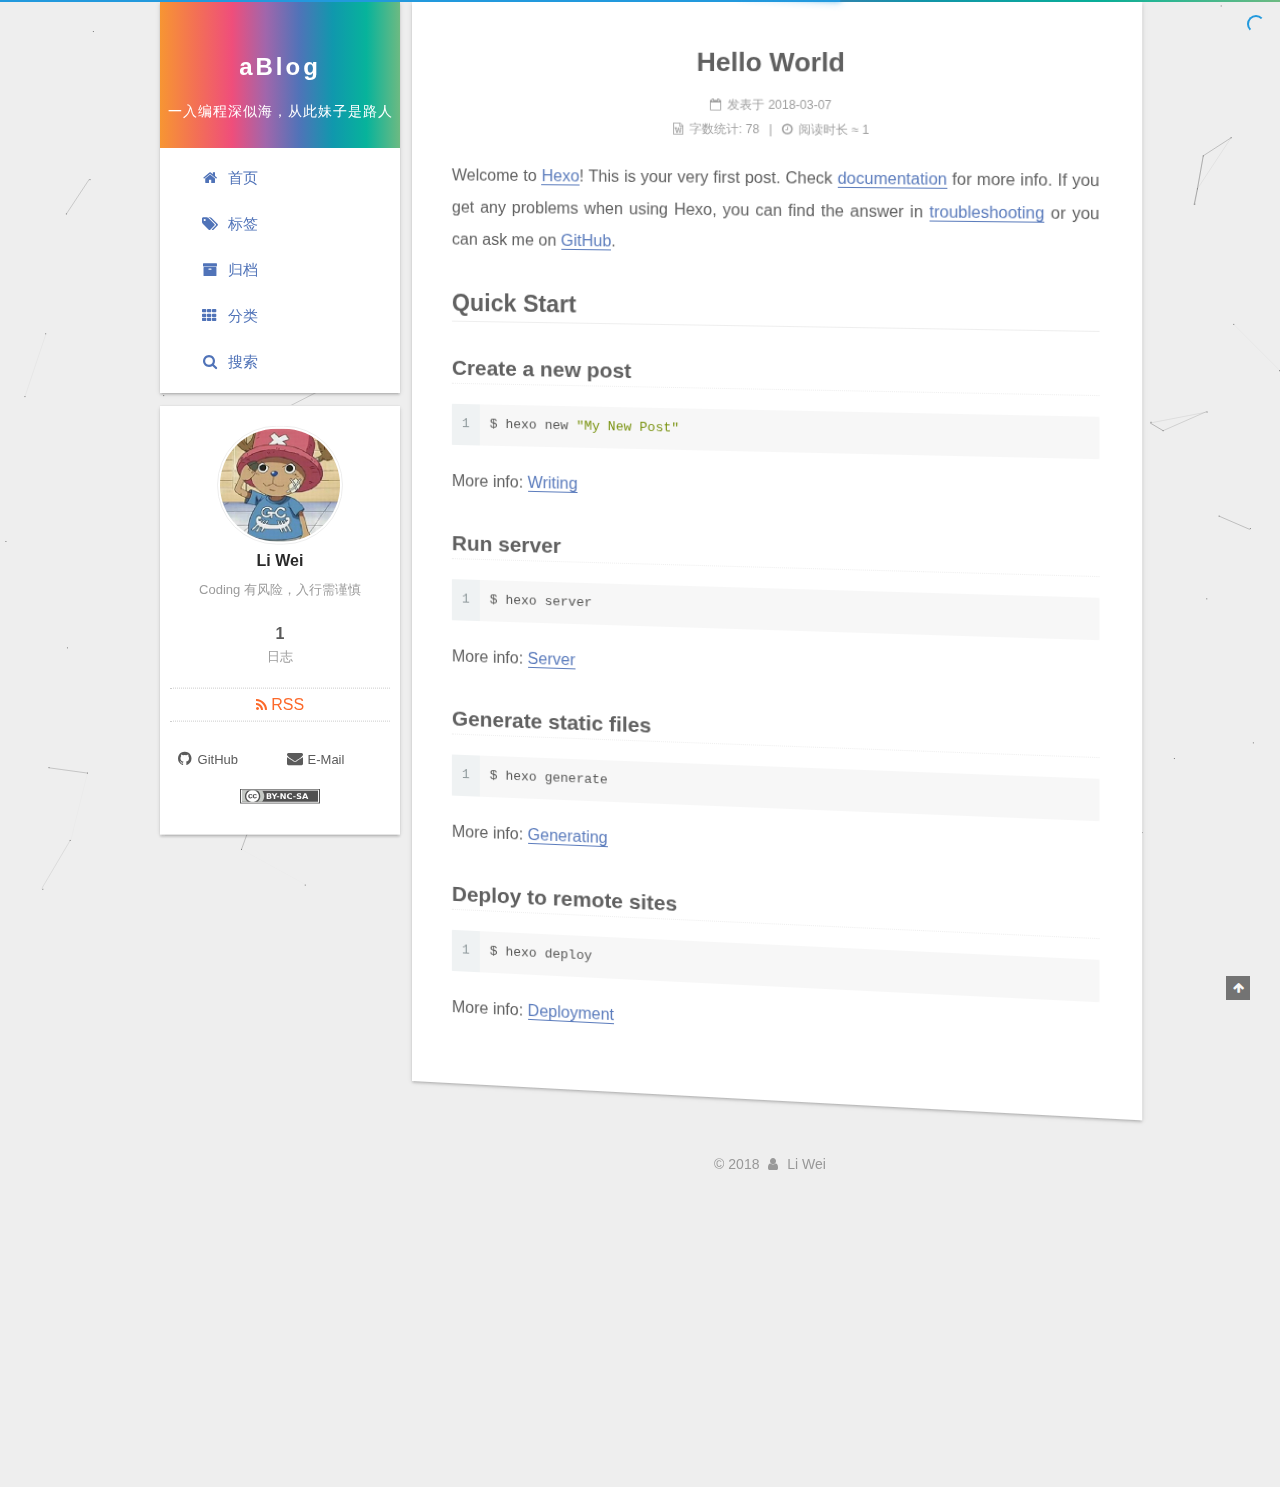
<file: index.html>
<!DOCTYPE html>



  


<html class="theme-next gemini use-motion" lang="zh-Hans">
<head>
  <meta charset="UTF-8"/>
<meta http-equiv="X-UA-Compatible" content="IE=edge" />
<meta name="viewport" content="width=device-width, initial-scale=1, maximum-scale=1"/>
<meta name="theme-color" content="#222">



  
  
    
    
  <script src="/lib/pace/pace.min.js?v=1.0.2"></script>
  <link href="/lib/pace/pace-theme-flash.min.css?v=1.0.2" rel="stylesheet">


<script>
    (function(){
        if(''){
            if (prompt('请输入文章密码') !== ''){
                alert('密码错误！');
                history.back();
            }
        }
    })();
</script>





<meta http-equiv="Cache-Control" content="no-transform" />
<meta http-equiv="Cache-Control" content="no-siteapp" />



  <meta name="google-site-verification" content="zFL5qTC4N2RvO-E1a_s3TCB3DnudsDKdXQVK_5XDVFU" />














  
  
  <link href="/lib/fancybox/source/jquery.fancybox.css?v=2.1.5" rel="stylesheet" type="text/css" />







<link href="/lib/font-awesome/css/font-awesome.min.css?v=4.6.2" rel="stylesheet" type="text/css" />

<link href="/css/main.css?v=5.1.4" rel="stylesheet" type="text/css" />


  <link rel="apple-touch-icon" sizes="180x180" href="/images/apple-touch-icon-next.png?v=5.1.4">


  <link rel="icon" type="image/png" sizes="32x32" href="/favicon.ico?v=5.1.4">


  <link rel="icon" type="image/png" sizes="16x16" href="/favicon.ico?v=5.1.4">


  <link rel="mask-icon" href="/images/logo.svg?v=5.1.4" color="#222">





  <meta name="keywords" content="Web, Develop" />





  <link rel="alternate" href="/atom.xml" title="aBlog" type="application/atom+xml" />






<meta name="description" content="Coding 有风险，入行需谨慎">
<meta property="og:type" content="website">
<meta property="og:title" content="aBlog">
<meta property="og:url" content="https://lwsgh.github.io/index.html">
<meta property="og:site_name" content="aBlog">
<meta property="og:description" content="Coding 有风险，入行需谨慎">
<meta property="og:locale" content="zh-Hans">
<meta name="twitter:card" content="summary">
<meta name="twitter:title" content="aBlog">
<meta name="twitter:description" content="Coding 有风险，入行需谨慎">



<script type="text/javascript" id="hexo.configurations">
  var NexT = window.NexT || {};
  var CONFIG = {
    root: '/',
    scheme: 'Gemini',
    version: '5.1.4',
    sidebar: {"position":"left","display":"hide","offset":12,"b2t":false,"scrollpercent":false,"onmobile":false},
    fancybox: true,
    tabs: true,
    motion: {"enable":true,"async":true,"transition":{"post_block":"perspectiveLeftIn","post_header":"fadeIn","post_body":"fadeIn","coll_header":"perspectiveLeftIn","sidebar":"slideUpIn"}},
    duoshuo: {
      userId: '0',
      author: '博主'
    },
    algolia: {
      applicationID: '',
      apiKey: '',
      indexName: '',
      hits: {"per_page":10},
      labels: {"input_placeholder":"Search for Posts","hits_empty":"We didn't find any results for the search: ${query}","hits_stats":"${hits} results found in ${time} ms"}
    }
  };
</script>



  <link rel="canonical" href="https://lwsgh.github.io/"/>





  <title>aBlog</title>
  




<script>
  (function(i,s,o,g,r,a,m){i['GoogleAnalyticsObject']=r;i[r]=i[r]||function(){
            (i[r].q=i[r].q||[]).push(arguments)},i[r].l=1*new Date();a=s.createElement(o),
          m=s.getElementsByTagName(o)[0];a.async=1;a.src=g;m.parentNode.insertBefore(a,m)
  })(window,document,'script','https://www.google-analytics.com/analytics.js','ga');
  ga('create', 'UA-81720655-1', 'auto');
  ga('send', 'pageview');
</script>





</head>

<body itemscope itemtype="http://schema.org/WebPage" lang="zh-Hans">

  
  
    
  

  <div class="container sidebar-position-left 
  page-home">
    <div class="headband"></div>

    <header id="header" class="header" itemscope itemtype="http://schema.org/WPHeader">
      <div class="header-inner"><div class="site-brand-wrapper">
  <div class="site-meta ">
    

    <div class="custom-logo-site-title">
      <a href="/"  class="brand" rel="start">
        <span class="logo-line-before"><i></i></span>
        <span class="site-title">aBlog</span>
        <span class="logo-line-after"><i></i></span>
      </a>
    </div>
      
        <p class="site-subtitle">一入编程深似海，从此妹子是路人</p>
      
  </div>

  <div class="site-nav-toggle">
    <button>
      <span class="btn-bar"></span>
      <span class="btn-bar"></span>
      <span class="btn-bar"></span>
    </button>
  </div>
</div>

<nav class="site-nav">
  

  
    <ul id="menu" class="menu">
      
        
        <li class="menu-item menu-item-home">
          <a href="/" rel="section">
            
              <i class="menu-item-icon fa fa-fw fa-home"></i> <br />
            
            首页
          </a>
        </li>
      
        
        <li class="menu-item menu-item-tags">
          <a href="/tags/" rel="section">
            
              <i class="menu-item-icon fa fa-fw fa-tags"></i> <br />
            
            标签
          </a>
        </li>
      
        
        <li class="menu-item menu-item-archives">
          <a href="/archives/" rel="section">
            
              <i class="menu-item-icon fa fa-fw fa-archive"></i> <br />
            
            归档
          </a>
        </li>
      
        
        <li class="menu-item menu-item-categories">
          <a href="/categories/" rel="section">
            
              <i class="menu-item-icon fa fa-fw fa-th"></i> <br />
            
            分类
          </a>
        </li>
      

      
        <li class="menu-item menu-item-search">
          
            <a href="javascript:;" class="popup-trigger">
          
            
              <i class="menu-item-icon fa fa-search fa-fw"></i> <br />
            
            搜索
          </a>
        </li>
      
    </ul>
  

  
    <div class="site-search">
      
  <div class="popup search-popup local-search-popup">
  <div class="local-search-header clearfix">
    <span class="search-icon">
      <i class="fa fa-search"></i>
    </span>
    <span class="popup-btn-close">
      <i class="fa fa-times-circle"></i>
    </span>
    <div class="local-search-input-wrapper">
      <input autocomplete="off"
             placeholder="搜索..." spellcheck="false"
             type="text" id="local-search-input">
    </div>
  </div>
  <div id="local-search-result"></div>
</div>



    </div>
  
</nav>



 </div>
    </header>

    <main id="main" class="main">
      <div class="main-inner">
        <div class="content-wrap">
          <div id="content" class="content">
            
  <section id="posts" class="posts-expand">
    
      

  

  
  
  

  <article class="post post-type-normal" itemscope itemtype="http://schema.org/Article">
  
  
  
  <div class="post-block">
    <link itemprop="mainEntityOfPage" href="https://lwsgh.github.io/2018/03/07/hello-world/">

    <span hidden itemprop="author" itemscope itemtype="http://schema.org/Person">
      <meta itemprop="name" content="Li Wei">
      <meta itemprop="description" content="">
      <meta itemprop="image" content="/uploads/avatar.png">
    </span>

    <span hidden itemprop="publisher" itemscope itemtype="http://schema.org/Organization">
      <meta itemprop="name" content="aBlog">
    </span>

    
      <header class="post-header">

        
        
          <h1 class="post-title" itemprop="name headline">
                
                <a class="post-title-link" href="/2018/03/07/hello-world/" itemprop="url">Hello World</a></h1>
        

        <div class="post-meta">
          <span class="post-time">
            
              <span class="post-meta-item-icon">
                <i class="fa fa-calendar-o"></i>
              </span>
              
                <span class="post-meta-item-text">发表于</span>
              
              <time title="创建于" itemprop="dateCreated datePublished" datetime="2018-03-07T11:17:45+08:00">
                2018-03-07
              </time>
            

            

            
          </span>

          

          
            
          

          
          

          

          
            <div class="post-wordcount">
              
                
                <span class="post-meta-item-icon">
                  <i class="fa fa-file-word-o"></i>
                </span>
                
                  <span class="post-meta-item-text">字数统计&#58;</span>
                
                <span title="字数统计">
                  78
                </span>
              

              
                <span class="post-meta-divider">|</span>
              

              
                <span class="post-meta-item-icon">
                  <i class="fa fa-clock-o"></i>
                </span>
                
                  <span class="post-meta-item-text">阅读时长 &asymp;</span>
                
                <span title="阅读时长">
                  1
                </span>
              
            </div>
          

          

        </div>
      </header>
    

    
    
    
    <div class="post-body" itemprop="articleBody">

      
      

      
        
          
            <p>Welcome to <a href="https://hexo.io/" target="_blank" rel="noopener">Hexo</a>! This is your very first post. Check <a href="https://hexo.io/docs/" target="_blank" rel="noopener">documentation</a> for more info. If you get any problems when using Hexo, you can find the answer in <a href="https://hexo.io/docs/troubleshooting.html" target="_blank" rel="noopener">troubleshooting</a> or you can ask me on <a href="https://github.com/hexojs/hexo/issues" target="_blank" rel="noopener">GitHub</a>.</p>
<h2 id="Quick-Start"><a href="#Quick-Start" class="headerlink" title="Quick Start"></a>Quick Start</h2><h3 id="Create-a-new-post"><a href="#Create-a-new-post" class="headerlink" title="Create a new post"></a>Create a new post</h3><figure class="highlight bash"><table><tr><td class="gutter"><pre><span class="line">1</span><br></pre></td><td class="code"><pre><span class="line">$ hexo new <span class="string">"My New Post"</span></span><br></pre></td></tr></table></figure>
<p>More info: <a href="https://hexo.io/docs/writing.html" target="_blank" rel="noopener">Writing</a></p>
<h3 id="Run-server"><a href="#Run-server" class="headerlink" title="Run server"></a>Run server</h3><figure class="highlight bash"><table><tr><td class="gutter"><pre><span class="line">1</span><br></pre></td><td class="code"><pre><span class="line">$ hexo server</span><br></pre></td></tr></table></figure>
<p>More info: <a href="https://hexo.io/docs/server.html" target="_blank" rel="noopener">Server</a></p>
<h3 id="Generate-static-files"><a href="#Generate-static-files" class="headerlink" title="Generate static files"></a>Generate static files</h3><figure class="highlight bash"><table><tr><td class="gutter"><pre><span class="line">1</span><br></pre></td><td class="code"><pre><span class="line">$ hexo generate</span><br></pre></td></tr></table></figure>
<p>More info: <a href="https://hexo.io/docs/generating.html" target="_blank" rel="noopener">Generating</a></p>
<h3 id="Deploy-to-remote-sites"><a href="#Deploy-to-remote-sites" class="headerlink" title="Deploy to remote sites"></a>Deploy to remote sites</h3><figure class="highlight bash"><table><tr><td class="gutter"><pre><span class="line">1</span><br></pre></td><td class="code"><pre><span class="line">$ hexo deploy</span><br></pre></td></tr></table></figure>
<p>More info: <a href="https://hexo.io/docs/deployment.html" target="_blank" rel="noopener">Deployment</a></p>

          
        
      
    </div>
    
    
    

    

    

    

    <footer class="post-footer">
      

      

      

      
      
        <div class="post-eof"></div>
      
    </footer>
  </div>
  
  
  
  </article>


    
  </section>

  


          </div>
          


          

        </div>
        
          
  
  <div class="sidebar-toggle">
    <div class="sidebar-toggle-line-wrap">
      <span class="sidebar-toggle-line sidebar-toggle-line-first"></span>
      <span class="sidebar-toggle-line sidebar-toggle-line-middle"></span>
      <span class="sidebar-toggle-line sidebar-toggle-line-last"></span>
    </div>
  </div>

  <aside id="sidebar" class="sidebar">
    
    <div class="sidebar-inner">

      

      

      <section class="site-overview-wrap sidebar-panel sidebar-panel-active">
        <div class="site-overview">
          <div class="site-author motion-element" itemprop="author" itemscope itemtype="http://schema.org/Person">
            
              <img class="site-author-image" itemprop="image"
                src="/uploads/avatar.png"
                alt="Li Wei" />
            
              <p class="site-author-name" itemprop="name">Li Wei</p>
              <p class="site-description motion-element" itemprop="description">Coding 有风险，入行需谨慎</p>
          </div>

          <nav class="site-state motion-element">

            
              <div class="site-state-item site-state-posts">
              
                <a href="/archives/">
              
                  <span class="site-state-item-count">1</span>
                  <span class="site-state-item-name">日志</span>
                </a>
              </div>
            

            

            

          </nav>

          
            <div class="feed-link motion-element">
              <a href="/atom.xml" rel="alternate">
                <i class="fa fa-rss"></i>
                RSS
              </a>
            </div>
          

          
            <div class="links-of-author motion-element">
                
                  <span class="links-of-author-item">
                    <a href="https://github.com/lwsgh" target="_blank" title="GitHub">
                      
                        <i class="fa fa-fw fa-github"></i>GitHub</a>
                  </span>
                
                  <span class="links-of-author-item">
                    <a href="mailto:liwei.crazy@gmail.com" target="_blank" title="E-Mail">
                      
                        <i class="fa fa-fw fa-envelope"></i>E-Mail</a>
                  </span>
                
            </div>
          

          
          
            <div class="cc-license motion-element" itemprop="license">
              <a href="https://creativecommons.org/licenses/by-nc-sa/4.0/" class="cc-opacity" target="_blank">
                <img src="/images/cc-by-nc-sa.svg" alt="Creative Commons" />
              </a>
            </div>
          

          
          

          

        </div>
      </section>

      

      

    </div>
  </aside>


        
      </div>
    </main>

    <footer id="footer" class="footer">
      <div class="footer-inner">
        <div class="copyright">&copy; <span itemprop="copyrightYear">2018</span>
  <span class="with-love">
    <i class="fa fa-user"></i>
  </span>
  <span class="author" itemprop="copyrightHolder">Li Wei</span>

  
</div>









        







        
      </div>
    </footer>

    
      <div class="back-to-top">
        <i class="fa fa-arrow-up"></i>
        
      </div>
    

    

  </div>

  

<script type="text/javascript">
  if (Object.prototype.toString.call(window.Promise) !== '[object Function]') {
    window.Promise = null;
  }
</script>









  


  











  
  
    <script type="text/javascript" src="/lib/jquery/index.js?v=2.1.3"></script>
  

  
  
    <script type="text/javascript" src="/lib/fastclick/lib/fastclick.min.js?v=1.0.6"></script>
  

  
  
    <script type="text/javascript" src="/lib/jquery_lazyload/jquery.lazyload.js?v=1.9.7"></script>
  

  
  
    <script type="text/javascript" src="/lib/velocity/velocity.min.js?v=1.2.1"></script>
  

  
  
    <script type="text/javascript" src="/lib/velocity/velocity.ui.min.js?v=1.2.1"></script>
  

  
  
    <script type="text/javascript" src="/lib/fancybox/source/jquery.fancybox.pack.js?v=2.1.5"></script>
  

  
  
    <script type="text/javascript" src="/lib/canvas-nest/canvas-nest.min.js"></script>
  


  


  <script type="text/javascript" src="/js/src/utils.js?v=5.1.4"></script>

  <script type="text/javascript" src="/js/src/motion.js?v=5.1.4"></script>



  
  


  <script type="text/javascript" src="/js/src/affix.js?v=5.1.4"></script>

  <script type="text/javascript" src="/js/src/schemes/pisces.js?v=5.1.4"></script>



  

  


  <script type="text/javascript" src="/js/src/bootstrap.js?v=5.1.4"></script>



  


  




	





  





  












  

  <script type="text/javascript">
    // Popup Window;
    var isfetched = false;
    var isXml = true;
    // Search DB path;
    var search_path = "search.xml";
    if (search_path.length === 0) {
      search_path = "search.xml";
    } else if (/json$/i.test(search_path)) {
      isXml = false;
    }
    var path = "/" + search_path;
    // monitor main search box;

    var onPopupClose = function (e) {
      $('.popup').hide();
      $('#local-search-input').val('');
      $('.search-result-list').remove();
      $('#no-result').remove();
      $(".local-search-pop-overlay").remove();
      $('body').css('overflow', '');
    }

    function proceedsearch() {
      $("body")
        .append('<div class="search-popup-overlay local-search-pop-overlay"></div>')
        .css('overflow', 'hidden');
      $('.search-popup-overlay').click(onPopupClose);
      $('.popup').toggle();
      var $localSearchInput = $('#local-search-input');
      $localSearchInput.attr("autocapitalize", "none");
      $localSearchInput.attr("autocorrect", "off");
      $localSearchInput.focus();
    }

    // search function;
    var searchFunc = function(path, search_id, content_id) {
      'use strict';

      // start loading animation
      $("body")
        .append('<div class="search-popup-overlay local-search-pop-overlay">' +
          '<div id="search-loading-icon">' +
          '<i class="fa fa-spinner fa-pulse fa-5x fa-fw"></i>' +
          '</div>' +
          '</div>')
        .css('overflow', 'hidden');
      $("#search-loading-icon").css('margin', '20% auto 0 auto').css('text-align', 'center');

      $.ajax({
        url: path,
        dataType: isXml ? "xml" : "json",
        async: true,
        success: function(res) {
          // get the contents from search data
          isfetched = true;
          $('.popup').detach().appendTo('.header-inner');
          var datas = isXml ? $("entry", res).map(function() {
            return {
              title: $("title", this).text(),
              content: $("content",this).text(),
              url: $("url" , this).text()
            };
          }).get() : res;
          var input = document.getElementById(search_id);
          var resultContent = document.getElementById(content_id);
          var inputEventFunction = function() {
            var searchText = input.value.trim().toLowerCase();
            var keywords = searchText.split(/[\s\-]+/);
            if (keywords.length > 1) {
              keywords.push(searchText);
            }
            var resultItems = [];
            if (searchText.length > 0) {
              // perform local searching
              datas.forEach(function(data) {
                var isMatch = false;
                var hitCount = 0;
                var searchTextCount = 0;
                var title = data.title.trim();
                var titleInLowerCase = title.toLowerCase();
                var content = data.content.trim().replace(/<[^>]+>/g,"");
                var contentInLowerCase = content.toLowerCase();
                var articleUrl = decodeURIComponent(data.url);
                var indexOfTitle = [];
                var indexOfContent = [];
                // only match articles with not empty titles
                if(title != '') {
                  keywords.forEach(function(keyword) {
                    function getIndexByWord(word, text, caseSensitive) {
                      var wordLen = word.length;
                      if (wordLen === 0) {
                        return [];
                      }
                      var startPosition = 0, position = [], index = [];
                      if (!caseSensitive) {
                        text = text.toLowerCase();
                        word = word.toLowerCase();
                      }
                      while ((position = text.indexOf(word, startPosition)) > -1) {
                        index.push({position: position, word: word});
                        startPosition = position + wordLen;
                      }
                      return index;
                    }

                    indexOfTitle = indexOfTitle.concat(getIndexByWord(keyword, titleInLowerCase, false));
                    indexOfContent = indexOfContent.concat(getIndexByWord(keyword, contentInLowerCase, false));
                  });
                  if (indexOfTitle.length > 0 || indexOfContent.length > 0) {
                    isMatch = true;
                    hitCount = indexOfTitle.length + indexOfContent.length;
                  }
                }

                // show search results

                if (isMatch) {
                  // sort index by position of keyword

                  [indexOfTitle, indexOfContent].forEach(function (index) {
                    index.sort(function (itemLeft, itemRight) {
                      if (itemRight.position !== itemLeft.position) {
                        return itemRight.position - itemLeft.position;
                      } else {
                        return itemLeft.word.length - itemRight.word.length;
                      }
                    });
                  });

                  // merge hits into slices

                  function mergeIntoSlice(text, start, end, index) {
                    var item = index[index.length - 1];
                    var position = item.position;
                    var word = item.word;
                    var hits = [];
                    var searchTextCountInSlice = 0;
                    while (position + word.length <= end && index.length != 0) {
                      if (word === searchText) {
                        searchTextCountInSlice++;
                      }
                      hits.push({position: position, length: word.length});
                      var wordEnd = position + word.length;

                      // move to next position of hit

                      index.pop();
                      while (index.length != 0) {
                        item = index[index.length - 1];
                        position = item.position;
                        word = item.word;
                        if (wordEnd > position) {
                          index.pop();
                        } else {
                          break;
                        }
                      }
                    }
                    searchTextCount += searchTextCountInSlice;
                    return {
                      hits: hits,
                      start: start,
                      end: end,
                      searchTextCount: searchTextCountInSlice
                    };
                  }

                  var slicesOfTitle = [];
                  if (indexOfTitle.length != 0) {
                    slicesOfTitle.push(mergeIntoSlice(title, 0, title.length, indexOfTitle));
                  }

                  var slicesOfContent = [];
                  while (indexOfContent.length != 0) {
                    var item = indexOfContent[indexOfContent.length - 1];
                    var position = item.position;
                    var word = item.word;
                    // cut out 100 characters
                    var start = position - 20;
                    var end = position + 80;
                    if(start < 0){
                      start = 0;
                    }
                    if (end < position + word.length) {
                      end = position + word.length;
                    }
                    if(end > content.length){
                      end = content.length;
                    }
                    slicesOfContent.push(mergeIntoSlice(content, start, end, indexOfContent));
                  }

                  // sort slices in content by search text's count and hits' count

                  slicesOfContent.sort(function (sliceLeft, sliceRight) {
                    if (sliceLeft.searchTextCount !== sliceRight.searchTextCount) {
                      return sliceRight.searchTextCount - sliceLeft.searchTextCount;
                    } else if (sliceLeft.hits.length !== sliceRight.hits.length) {
                      return sliceRight.hits.length - sliceLeft.hits.length;
                    } else {
                      return sliceLeft.start - sliceRight.start;
                    }
                  });

                  // select top N slices in content

                  var upperBound = parseInt('1');
                  if (upperBound >= 0) {
                    slicesOfContent = slicesOfContent.slice(0, upperBound);
                  }

                  // highlight title and content

                  function highlightKeyword(text, slice) {
                    var result = '';
                    var prevEnd = slice.start;
                    slice.hits.forEach(function (hit) {
                      result += text.substring(prevEnd, hit.position);
                      var end = hit.position + hit.length;
                      result += '<b class="search-keyword">' + text.substring(hit.position, end) + '</b>';
                      prevEnd = end;
                    });
                    result += text.substring(prevEnd, slice.end);
                    return result;
                  }

                  var resultItem = '';

                  if (slicesOfTitle.length != 0) {
                    resultItem += "<li><a href='" + articleUrl + "' class='search-result-title'>" + highlightKeyword(title, slicesOfTitle[0]) + "</a>";
                  } else {
                    resultItem += "<li><a href='" + articleUrl + "' class='search-result-title'>" + title + "</a>";
                  }

                  slicesOfContent.forEach(function (slice) {
                    resultItem += "<a href='" + articleUrl + "'>" +
                      "<p class=\"search-result\">" + highlightKeyword(content, slice) +
                      "...</p>" + "</a>";
                  });

                  resultItem += "</li>";
                  resultItems.push({
                    item: resultItem,
                    searchTextCount: searchTextCount,
                    hitCount: hitCount,
                    id: resultItems.length
                  });
                }
              })
            };
            if (keywords.length === 1 && keywords[0] === "") {
              resultContent.innerHTML = '<div id="no-result"><i class="fa fa-search fa-5x" /></div>'
            } else if (resultItems.length === 0) {
              resultContent.innerHTML = '<div id="no-result"><i class="fa fa-frown-o fa-5x" /></div>'
            } else {
              resultItems.sort(function (resultLeft, resultRight) {
                if (resultLeft.searchTextCount !== resultRight.searchTextCount) {
                  return resultRight.searchTextCount - resultLeft.searchTextCount;
                } else if (resultLeft.hitCount !== resultRight.hitCount) {
                  return resultRight.hitCount - resultLeft.hitCount;
                } else {
                  return resultRight.id - resultLeft.id;
                }
              });
              var searchResultList = '<ul class=\"search-result-list\">';
              resultItems.forEach(function (result) {
                searchResultList += result.item;
              })
              searchResultList += "</ul>";
              resultContent.innerHTML = searchResultList;
            }
          }

          if ('auto' === 'auto') {
            input.addEventListener('input', inputEventFunction);
          } else {
            $('.search-icon').click(inputEventFunction);
            input.addEventListener('keypress', function (event) {
              if (event.keyCode === 13) {
                inputEventFunction();
              }
            });
          }

          // remove loading animation
          $(".local-search-pop-overlay").remove();
          $('body').css('overflow', '');

          proceedsearch();
        }
      });
    }

    // handle and trigger popup window;
    $('.popup-trigger').click(function(e) {
      e.stopPropagation();
      if (isfetched === false) {
        searchFunc(path, 'local-search-input', 'local-search-result');
      } else {
        proceedsearch();
      };
    });

    $('.popup-btn-close').click(onPopupClose);
    $('.popup').click(function(e){
      e.stopPropagation();
    });
    $(document).on('keyup', function (event) {
      var shouldDismissSearchPopup = event.which === 27 &&
        $('.search-popup').is(':visible');
      if (shouldDismissSearchPopup) {
        onPopupClose();
      }
    });
  </script>





  

  

  
<script>
(function(){
    var bp = document.createElement('script');
    var curProtocol = window.location.protocol.split(':')[0];
    if (curProtocol === 'https') {
        bp.src = 'https://zz.bdstatic.com/linksubmit/push.js';        
    }
    else {
        bp.src = 'http://push.zhanzhang.baidu.com/push.js';
    }
    var s = document.getElementsByTagName("script")[0];
    s.parentNode.insertBefore(bp, s);
})();
</script>


  
  
  
  <link rel="stylesheet" href="/lib/needsharebutton/needsharebutton.css">

  
  
  <script src="/lib/needsharebutton/needsharebutton.js"></script>

  <script>
    
    
  </script>

  

  

  

  


  <!-- 页面点击小红心 -->
  
    <script type="text/javascript" src="/js/src/love.js"></script>
  
</body>
</html>
</file>
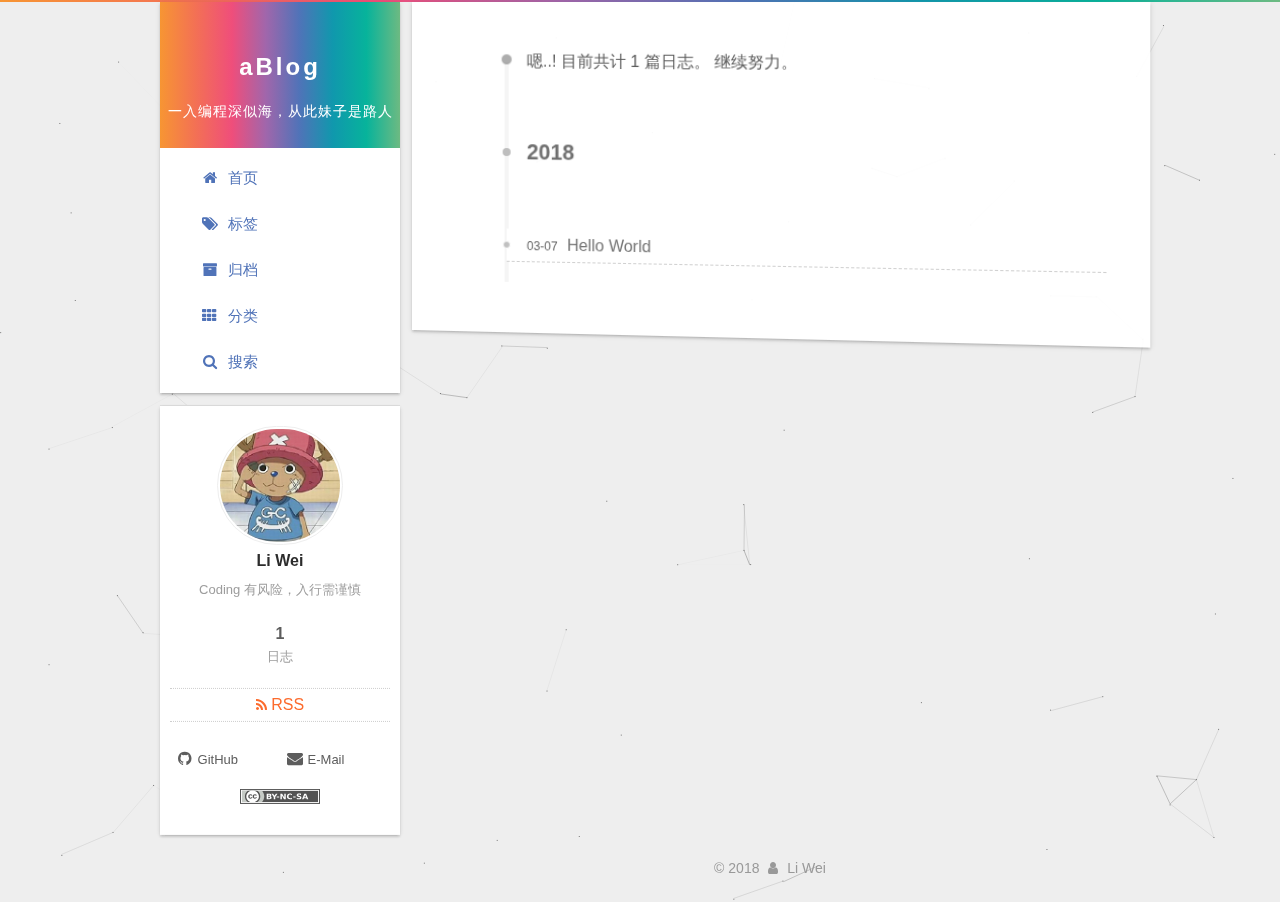
<file: archives/index.html>
<!DOCTYPE html>



  


<html class="theme-next gemini use-motion" lang="zh-Hans">
<head>
  <meta charset="UTF-8"/>
<meta http-equiv="X-UA-Compatible" content="IE=edge" />
<meta name="viewport" content="width=device-width, initial-scale=1, maximum-scale=1"/>
<meta name="theme-color" content="#222">



  
  
    
    
  <script src="/lib/pace/pace.min.js?v=1.0.2"></script>
  <link href="/lib/pace/pace-theme-flash.min.css?v=1.0.2" rel="stylesheet">


<script>
    (function(){
        if(''){
            if (prompt('请输入文章密码') !== ''){
                alert('密码错误！');
                history.back();
            }
        }
    })();
</script>





<meta http-equiv="Cache-Control" content="no-transform" />
<meta http-equiv="Cache-Control" content="no-siteapp" />



  <meta name="google-site-verification" content="zFL5qTC4N2RvO-E1a_s3TCB3DnudsDKdXQVK_5XDVFU" />














  
  
  <link href="/lib/fancybox/source/jquery.fancybox.css?v=2.1.5" rel="stylesheet" type="text/css" />







<link href="/lib/font-awesome/css/font-awesome.min.css?v=4.6.2" rel="stylesheet" type="text/css" />

<link href="/css/main.css?v=5.1.4" rel="stylesheet" type="text/css" />


  <link rel="apple-touch-icon" sizes="180x180" href="/images/apple-touch-icon-next.png?v=5.1.4">


  <link rel="icon" type="image/png" sizes="32x32" href="/favicon.ico?v=5.1.4">


  <link rel="icon" type="image/png" sizes="16x16" href="/favicon.ico?v=5.1.4">


  <link rel="mask-icon" href="/images/logo.svg?v=5.1.4" color="#222">





  <meta name="keywords" content="Web, Develop" />





  <link rel="alternate" href="/atom.xml" title="aBlog" type="application/atom+xml" />






<meta name="description" content="Coding 有风险，入行需谨慎">
<meta property="og:type" content="website">
<meta property="og:title" content="aBlog">
<meta property="og:url" content="https://lwsgh.github.io/archives/index.html">
<meta property="og:site_name" content="aBlog">
<meta property="og:description" content="Coding 有风险，入行需谨慎">
<meta property="og:locale" content="zh-Hans">
<meta name="twitter:card" content="summary">
<meta name="twitter:title" content="aBlog">
<meta name="twitter:description" content="Coding 有风险，入行需谨慎">



<script type="text/javascript" id="hexo.configurations">
  var NexT = window.NexT || {};
  var CONFIG = {
    root: '/',
    scheme: 'Gemini',
    version: '5.1.4',
    sidebar: {"position":"left","display":"hide","offset":12,"b2t":false,"scrollpercent":false,"onmobile":false},
    fancybox: true,
    tabs: true,
    motion: {"enable":true,"async":true,"transition":{"post_block":"perspectiveLeftIn","post_header":"fadeIn","post_body":"fadeIn","coll_header":"perspectiveLeftIn","sidebar":"slideUpIn"}},
    duoshuo: {
      userId: '0',
      author: '博主'
    },
    algolia: {
      applicationID: '',
      apiKey: '',
      indexName: '',
      hits: {"per_page":10},
      labels: {"input_placeholder":"Search for Posts","hits_empty":"We didn't find any results for the search: ${query}","hits_stats":"${hits} results found in ${time} ms"}
    }
  };
</script>



  <link rel="canonical" href="https://lwsgh.github.io/archives/"/>





  <title>归档 | aBlog</title>
  




<script>
  (function(i,s,o,g,r,a,m){i['GoogleAnalyticsObject']=r;i[r]=i[r]||function(){
            (i[r].q=i[r].q||[]).push(arguments)},i[r].l=1*new Date();a=s.createElement(o),
          m=s.getElementsByTagName(o)[0];a.async=1;a.src=g;m.parentNode.insertBefore(a,m)
  })(window,document,'script','https://www.google-analytics.com/analytics.js','ga');
  ga('create', 'UA-81720655-1', 'auto');
  ga('send', 'pageview');
</script>





</head>

<body itemscope itemtype="http://schema.org/WebPage" lang="zh-Hans">

  
  
    
  

  <div class="container sidebar-position-left page-archive">
    <div class="headband"></div>

    <header id="header" class="header" itemscope itemtype="http://schema.org/WPHeader">
      <div class="header-inner"><div class="site-brand-wrapper">
  <div class="site-meta ">
    

    <div class="custom-logo-site-title">
      <a href="/"  class="brand" rel="start">
        <span class="logo-line-before"><i></i></span>
        <span class="site-title">aBlog</span>
        <span class="logo-line-after"><i></i></span>
      </a>
    </div>
      
        <p class="site-subtitle">一入编程深似海，从此妹子是路人</p>
      
  </div>

  <div class="site-nav-toggle">
    <button>
      <span class="btn-bar"></span>
      <span class="btn-bar"></span>
      <span class="btn-bar"></span>
    </button>
  </div>
</div>

<nav class="site-nav">
  

  
    <ul id="menu" class="menu">
      
        
        <li class="menu-item menu-item-home">
          <a href="/" rel="section">
            
              <i class="menu-item-icon fa fa-fw fa-home"></i> <br />
            
            首页
          </a>
        </li>
      
        
        <li class="menu-item menu-item-tags">
          <a href="/tags/" rel="section">
            
              <i class="menu-item-icon fa fa-fw fa-tags"></i> <br />
            
            标签
          </a>
        </li>
      
        
        <li class="menu-item menu-item-archives">
          <a href="/archives/" rel="section">
            
              <i class="menu-item-icon fa fa-fw fa-archive"></i> <br />
            
            归档
          </a>
        </li>
      
        
        <li class="menu-item menu-item-categories">
          <a href="/categories/" rel="section">
            
              <i class="menu-item-icon fa fa-fw fa-th"></i> <br />
            
            分类
          </a>
        </li>
      

      
        <li class="menu-item menu-item-search">
          
            <a href="javascript:;" class="popup-trigger">
          
            
              <i class="menu-item-icon fa fa-search fa-fw"></i> <br />
            
            搜索
          </a>
        </li>
      
    </ul>
  

  
    <div class="site-search">
      
  <div class="popup search-popup local-search-popup">
  <div class="local-search-header clearfix">
    <span class="search-icon">
      <i class="fa fa-search"></i>
    </span>
    <span class="popup-btn-close">
      <i class="fa fa-times-circle"></i>
    </span>
    <div class="local-search-input-wrapper">
      <input autocomplete="off"
             placeholder="搜索..." spellcheck="false"
             type="text" id="local-search-input">
    </div>
  </div>
  <div id="local-search-result"></div>
</div>



    </div>
  
</nav>



 </div>
    </header>

    <main id="main" class="main">
      <div class="main-inner">
        <div class="content-wrap">
          <div id="content" class="content">
            

  
  
  
  <div class="post-block archive">
    <div id="posts" class="posts-collapse">
      <span class="archive-move-on"></span>

      <span class="archive-page-counter">
        
        
        
          
        
        嗯..! 目前共计 1 篇日志。 继续努力。
      </span>

      

        
        
        

        
          
          <div class="collection-title">
            <h1 class="archive-year" id="archive-year-2018">2018</h1>
          </div>
        
        

        

  <article class="post post-type-normal" itemscope itemtype="http://schema.org/Article">
    <header class="post-header">

      <h2 class="post-title">
        
            <a class="post-title-link" href="/2018/03/07/hello-world/" itemprop="url">
              
                <span itemprop="name">Hello World</span>
              
            </a>
        
      </h2>

      <div class="post-meta">
        <time class="post-time" itemprop="dateCreated"
              datetime="2018-03-07T11:17:45+08:00"
              content="2018-03-07" >
          03-07
        </time>
      </div>

    </header>
  </article>



      

    </div>
  </div>
  
  
  

  



          </div>
          


          

        </div>
        
          
  
  <div class="sidebar-toggle">
    <div class="sidebar-toggle-line-wrap">
      <span class="sidebar-toggle-line sidebar-toggle-line-first"></span>
      <span class="sidebar-toggle-line sidebar-toggle-line-middle"></span>
      <span class="sidebar-toggle-line sidebar-toggle-line-last"></span>
    </div>
  </div>

  <aside id="sidebar" class="sidebar">
    
    <div class="sidebar-inner">

      

      

      <section class="site-overview-wrap sidebar-panel sidebar-panel-active">
        <div class="site-overview">
          <div class="site-author motion-element" itemprop="author" itemscope itemtype="http://schema.org/Person">
            
              <img class="site-author-image" itemprop="image"
                src="/uploads/avatar.png"
                alt="Li Wei" />
            
              <p class="site-author-name" itemprop="name">Li Wei</p>
              <p class="site-description motion-element" itemprop="description">Coding 有风险，入行需谨慎</p>
          </div>

          <nav class="site-state motion-element">

            
              <div class="site-state-item site-state-posts">
              
                <a href="/archives/">
              
                  <span class="site-state-item-count">1</span>
                  <span class="site-state-item-name">日志</span>
                </a>
              </div>
            

            

            

          </nav>

          
            <div class="feed-link motion-element">
              <a href="/atom.xml" rel="alternate">
                <i class="fa fa-rss"></i>
                RSS
              </a>
            </div>
          

          
            <div class="links-of-author motion-element">
                
                  <span class="links-of-author-item">
                    <a href="https://github.com/lwsgh" target="_blank" title="GitHub">
                      
                        <i class="fa fa-fw fa-github"></i>GitHub</a>
                  </span>
                
                  <span class="links-of-author-item">
                    <a href="mailto:liwei.crazy@gmail.com" target="_blank" title="E-Mail">
                      
                        <i class="fa fa-fw fa-envelope"></i>E-Mail</a>
                  </span>
                
            </div>
          

          
          
            <div class="cc-license motion-element" itemprop="license">
              <a href="https://creativecommons.org/licenses/by-nc-sa/4.0/" class="cc-opacity" target="_blank">
                <img src="/images/cc-by-nc-sa.svg" alt="Creative Commons" />
              </a>
            </div>
          

          
          

          

        </div>
      </section>

      

      

    </div>
  </aside>


        
      </div>
    </main>

    <footer id="footer" class="footer">
      <div class="footer-inner">
        <div class="copyright">&copy; <span itemprop="copyrightYear">2018</span>
  <span class="with-love">
    <i class="fa fa-user"></i>
  </span>
  <span class="author" itemprop="copyrightHolder">Li Wei</span>

  
</div>









        







        
      </div>
    </footer>

    
      <div class="back-to-top">
        <i class="fa fa-arrow-up"></i>
        
      </div>
    

    

  </div>

  

<script type="text/javascript">
  if (Object.prototype.toString.call(window.Promise) !== '[object Function]') {
    window.Promise = null;
  }
</script>









  


  











  
  
    <script type="text/javascript" src="/lib/jquery/index.js?v=2.1.3"></script>
  

  
  
    <script type="text/javascript" src="/lib/fastclick/lib/fastclick.min.js?v=1.0.6"></script>
  

  
  
    <script type="text/javascript" src="/lib/jquery_lazyload/jquery.lazyload.js?v=1.9.7"></script>
  

  
  
    <script type="text/javascript" src="/lib/velocity/velocity.min.js?v=1.2.1"></script>
  

  
  
    <script type="text/javascript" src="/lib/velocity/velocity.ui.min.js?v=1.2.1"></script>
  

  
  
    <script type="text/javascript" src="/lib/fancybox/source/jquery.fancybox.pack.js?v=2.1.5"></script>
  

  
  
    <script type="text/javascript" src="/lib/canvas-nest/canvas-nest.min.js"></script>
  


  


  <script type="text/javascript" src="/js/src/utils.js?v=5.1.4"></script>

  <script type="text/javascript" src="/js/src/motion.js?v=5.1.4"></script>



  
  


  <script type="text/javascript" src="/js/src/affix.js?v=5.1.4"></script>

  <script type="text/javascript" src="/js/src/schemes/pisces.js?v=5.1.4"></script>



  

  


  <script type="text/javascript" src="/js/src/bootstrap.js?v=5.1.4"></script>



  


  




	





  





  












  

  <script type="text/javascript">
    // Popup Window;
    var isfetched = false;
    var isXml = true;
    // Search DB path;
    var search_path = "search.xml";
    if (search_path.length === 0) {
      search_path = "search.xml";
    } else if (/json$/i.test(search_path)) {
      isXml = false;
    }
    var path = "/" + search_path;
    // monitor main search box;

    var onPopupClose = function (e) {
      $('.popup').hide();
      $('#local-search-input').val('');
      $('.search-result-list').remove();
      $('#no-result').remove();
      $(".local-search-pop-overlay").remove();
      $('body').css('overflow', '');
    }

    function proceedsearch() {
      $("body")
        .append('<div class="search-popup-overlay local-search-pop-overlay"></div>')
        .css('overflow', 'hidden');
      $('.search-popup-overlay').click(onPopupClose);
      $('.popup').toggle();
      var $localSearchInput = $('#local-search-input');
      $localSearchInput.attr("autocapitalize", "none");
      $localSearchInput.attr("autocorrect", "off");
      $localSearchInput.focus();
    }

    // search function;
    var searchFunc = function(path, search_id, content_id) {
      'use strict';

      // start loading animation
      $("body")
        .append('<div class="search-popup-overlay local-search-pop-overlay">' +
          '<div id="search-loading-icon">' +
          '<i class="fa fa-spinner fa-pulse fa-5x fa-fw"></i>' +
          '</div>' +
          '</div>')
        .css('overflow', 'hidden');
      $("#search-loading-icon").css('margin', '20% auto 0 auto').css('text-align', 'center');

      $.ajax({
        url: path,
        dataType: isXml ? "xml" : "json",
        async: true,
        success: function(res) {
          // get the contents from search data
          isfetched = true;
          $('.popup').detach().appendTo('.header-inner');
          var datas = isXml ? $("entry", res).map(function() {
            return {
              title: $("title", this).text(),
              content: $("content",this).text(),
              url: $("url" , this).text()
            };
          }).get() : res;
          var input = document.getElementById(search_id);
          var resultContent = document.getElementById(content_id);
          var inputEventFunction = function() {
            var searchText = input.value.trim().toLowerCase();
            var keywords = searchText.split(/[\s\-]+/);
            if (keywords.length > 1) {
              keywords.push(searchText);
            }
            var resultItems = [];
            if (searchText.length > 0) {
              // perform local searching
              datas.forEach(function(data) {
                var isMatch = false;
                var hitCount = 0;
                var searchTextCount = 0;
                var title = data.title.trim();
                var titleInLowerCase = title.toLowerCase();
                var content = data.content.trim().replace(/<[^>]+>/g,"");
                var contentInLowerCase = content.toLowerCase();
                var articleUrl = decodeURIComponent(data.url);
                var indexOfTitle = [];
                var indexOfContent = [];
                // only match articles with not empty titles
                if(title != '') {
                  keywords.forEach(function(keyword) {
                    function getIndexByWord(word, text, caseSensitive) {
                      var wordLen = word.length;
                      if (wordLen === 0) {
                        return [];
                      }
                      var startPosition = 0, position = [], index = [];
                      if (!caseSensitive) {
                        text = text.toLowerCase();
                        word = word.toLowerCase();
                      }
                      while ((position = text.indexOf(word, startPosition)) > -1) {
                        index.push({position: position, word: word});
                        startPosition = position + wordLen;
                      }
                      return index;
                    }

                    indexOfTitle = indexOfTitle.concat(getIndexByWord(keyword, titleInLowerCase, false));
                    indexOfContent = indexOfContent.concat(getIndexByWord(keyword, contentInLowerCase, false));
                  });
                  if (indexOfTitle.length > 0 || indexOfContent.length > 0) {
                    isMatch = true;
                    hitCount = indexOfTitle.length + indexOfContent.length;
                  }
                }

                // show search results

                if (isMatch) {
                  // sort index by position of keyword

                  [indexOfTitle, indexOfContent].forEach(function (index) {
                    index.sort(function (itemLeft, itemRight) {
                      if (itemRight.position !== itemLeft.position) {
                        return itemRight.position - itemLeft.position;
                      } else {
                        return itemLeft.word.length - itemRight.word.length;
                      }
                    });
                  });

                  // merge hits into slices

                  function mergeIntoSlice(text, start, end, index) {
                    var item = index[index.length - 1];
                    var position = item.position;
                    var word = item.word;
                    var hits = [];
                    var searchTextCountInSlice = 0;
                    while (position + word.length <= end && index.length != 0) {
                      if (word === searchText) {
                        searchTextCountInSlice++;
                      }
                      hits.push({position: position, length: word.length});
                      var wordEnd = position + word.length;

                      // move to next position of hit

                      index.pop();
                      while (index.length != 0) {
                        item = index[index.length - 1];
                        position = item.position;
                        word = item.word;
                        if (wordEnd > position) {
                          index.pop();
                        } else {
                          break;
                        }
                      }
                    }
                    searchTextCount += searchTextCountInSlice;
                    return {
                      hits: hits,
                      start: start,
                      end: end,
                      searchTextCount: searchTextCountInSlice
                    };
                  }

                  var slicesOfTitle = [];
                  if (indexOfTitle.length != 0) {
                    slicesOfTitle.push(mergeIntoSlice(title, 0, title.length, indexOfTitle));
                  }

                  var slicesOfContent = [];
                  while (indexOfContent.length != 0) {
                    var item = indexOfContent[indexOfContent.length - 1];
                    var position = item.position;
                    var word = item.word;
                    // cut out 100 characters
                    var start = position - 20;
                    var end = position + 80;
                    if(start < 0){
                      start = 0;
                    }
                    if (end < position + word.length) {
                      end = position + word.length;
                    }
                    if(end > content.length){
                      end = content.length;
                    }
                    slicesOfContent.push(mergeIntoSlice(content, start, end, indexOfContent));
                  }

                  // sort slices in content by search text's count and hits' count

                  slicesOfContent.sort(function (sliceLeft, sliceRight) {
                    if (sliceLeft.searchTextCount !== sliceRight.searchTextCount) {
                      return sliceRight.searchTextCount - sliceLeft.searchTextCount;
                    } else if (sliceLeft.hits.length !== sliceRight.hits.length) {
                      return sliceRight.hits.length - sliceLeft.hits.length;
                    } else {
                      return sliceLeft.start - sliceRight.start;
                    }
                  });

                  // select top N slices in content

                  var upperBound = parseInt('1');
                  if (upperBound >= 0) {
                    slicesOfContent = slicesOfContent.slice(0, upperBound);
                  }

                  // highlight title and content

                  function highlightKeyword(text, slice) {
                    var result = '';
                    var prevEnd = slice.start;
                    slice.hits.forEach(function (hit) {
                      result += text.substring(prevEnd, hit.position);
                      var end = hit.position + hit.length;
                      result += '<b class="search-keyword">' + text.substring(hit.position, end) + '</b>';
                      prevEnd = end;
                    });
                    result += text.substring(prevEnd, slice.end);
                    return result;
                  }

                  var resultItem = '';

                  if (slicesOfTitle.length != 0) {
                    resultItem += "<li><a href='" + articleUrl + "' class='search-result-title'>" + highlightKeyword(title, slicesOfTitle[0]) + "</a>";
                  } else {
                    resultItem += "<li><a href='" + articleUrl + "' class='search-result-title'>" + title + "</a>";
                  }

                  slicesOfContent.forEach(function (slice) {
                    resultItem += "<a href='" + articleUrl + "'>" +
                      "<p class=\"search-result\">" + highlightKeyword(content, slice) +
                      "...</p>" + "</a>";
                  });

                  resultItem += "</li>";
                  resultItems.push({
                    item: resultItem,
                    searchTextCount: searchTextCount,
                    hitCount: hitCount,
                    id: resultItems.length
                  });
                }
              })
            };
            if (keywords.length === 1 && keywords[0] === "") {
              resultContent.innerHTML = '<div id="no-result"><i class="fa fa-search fa-5x" /></div>'
            } else if (resultItems.length === 0) {
              resultContent.innerHTML = '<div id="no-result"><i class="fa fa-frown-o fa-5x" /></div>'
            } else {
              resultItems.sort(function (resultLeft, resultRight) {
                if (resultLeft.searchTextCount !== resultRight.searchTextCount) {
                  return resultRight.searchTextCount - resultLeft.searchTextCount;
                } else if (resultLeft.hitCount !== resultRight.hitCount) {
                  return resultRight.hitCount - resultLeft.hitCount;
                } else {
                  return resultRight.id - resultLeft.id;
                }
              });
              var searchResultList = '<ul class=\"search-result-list\">';
              resultItems.forEach(function (result) {
                searchResultList += result.item;
              })
              searchResultList += "</ul>";
              resultContent.innerHTML = searchResultList;
            }
          }

          if ('auto' === 'auto') {
            input.addEventListener('input', inputEventFunction);
          } else {
            $('.search-icon').click(inputEventFunction);
            input.addEventListener('keypress', function (event) {
              if (event.keyCode === 13) {
                inputEventFunction();
              }
            });
          }

          // remove loading animation
          $(".local-search-pop-overlay").remove();
          $('body').css('overflow', '');

          proceedsearch();
        }
      });
    }

    // handle and trigger popup window;
    $('.popup-trigger').click(function(e) {
      e.stopPropagation();
      if (isfetched === false) {
        searchFunc(path, 'local-search-input', 'local-search-result');
      } else {
        proceedsearch();
      };
    });

    $('.popup-btn-close').click(onPopupClose);
    $('.popup').click(function(e){
      e.stopPropagation();
    });
    $(document).on('keyup', function (event) {
      var shouldDismissSearchPopup = event.which === 27 &&
        $('.search-popup').is(':visible');
      if (shouldDismissSearchPopup) {
        onPopupClose();
      }
    });
  </script>





  

  

  
<script>
(function(){
    var bp = document.createElement('script');
    var curProtocol = window.location.protocol.split(':')[0];
    if (curProtocol === 'https') {
        bp.src = 'https://zz.bdstatic.com/linksubmit/push.js';        
    }
    else {
        bp.src = 'http://push.zhanzhang.baidu.com/push.js';
    }
    var s = document.getElementsByTagName("script")[0];
    s.parentNode.insertBefore(bp, s);
})();
</script>


  
  
  
  <link rel="stylesheet" href="/lib/needsharebutton/needsharebutton.css">

  
  
  <script src="/lib/needsharebutton/needsharebutton.js"></script>

  <script>
    
    
  </script>

  

  

  

  


  <!-- 页面点击小红心 -->
  
    <script type="text/javascript" src="/js/src/love.js"></script>
  
</body>
</html>
</file>
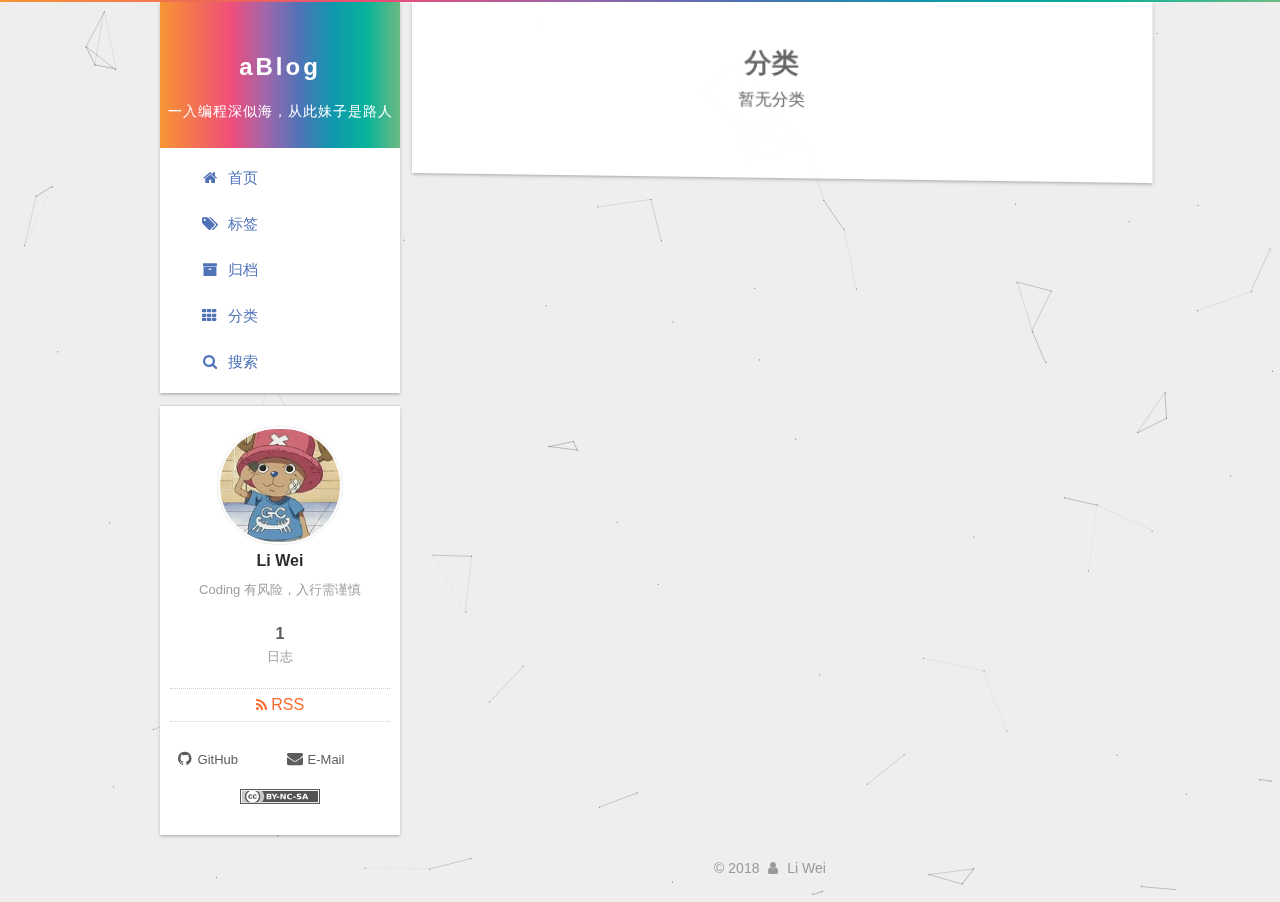
<file: categories/index.html>
<!DOCTYPE html>



  


<html class="theme-next gemini use-motion" lang="zh-Hans">
<head>
  <meta charset="UTF-8"/>
<meta http-equiv="X-UA-Compatible" content="IE=edge" />
<meta name="viewport" content="width=device-width, initial-scale=1, maximum-scale=1"/>
<meta name="theme-color" content="#222">



  
  
    
    
  <script src="/lib/pace/pace.min.js?v=1.0.2"></script>
  <link href="/lib/pace/pace-theme-flash.min.css?v=1.0.2" rel="stylesheet">


<script>
    (function(){
        if(''){
            if (prompt('请输入文章密码') !== ''){
                alert('密码错误！');
                history.back();
            }
        }
    })();
</script>





<meta http-equiv="Cache-Control" content="no-transform" />
<meta http-equiv="Cache-Control" content="no-siteapp" />



  <meta name="google-site-verification" content="zFL5qTC4N2RvO-E1a_s3TCB3DnudsDKdXQVK_5XDVFU" />














  
  
  <link href="/lib/fancybox/source/jquery.fancybox.css?v=2.1.5" rel="stylesheet" type="text/css" />







<link href="/lib/font-awesome/css/font-awesome.min.css?v=4.6.2" rel="stylesheet" type="text/css" />

<link href="/css/main.css?v=5.1.4" rel="stylesheet" type="text/css" />


  <link rel="apple-touch-icon" sizes="180x180" href="/images/apple-touch-icon-next.png?v=5.1.4">


  <link rel="icon" type="image/png" sizes="32x32" href="/favicon.ico?v=5.1.4">


  <link rel="icon" type="image/png" sizes="16x16" href="/favicon.ico?v=5.1.4">


  <link rel="mask-icon" href="/images/logo.svg?v=5.1.4" color="#222">





  <meta name="keywords" content="Web, Develop" />





  <link rel="alternate" href="/atom.xml" title="aBlog" type="application/atom+xml" />






<meta name="description" content="Coding 有风险，入行需谨慎">
<meta property="og:type" content="website">
<meta property="og:title" content="分类">
<meta property="og:url" content="https://lwsgh.github.io/categories/index.html">
<meta property="og:site_name" content="aBlog">
<meta property="og:description" content="Coding 有风险，入行需谨慎">
<meta property="og:locale" content="zh-Hans">
<meta property="og:updated_time" content="2018-03-07T05:08:52.181Z">
<meta name="twitter:card" content="summary">
<meta name="twitter:title" content="分类">
<meta name="twitter:description" content="Coding 有风险，入行需谨慎">



<script type="text/javascript" id="hexo.configurations">
  var NexT = window.NexT || {};
  var CONFIG = {
    root: '/',
    scheme: 'Gemini',
    version: '5.1.4',
    sidebar: {"position":"left","display":"hide","offset":12,"b2t":false,"scrollpercent":false,"onmobile":false},
    fancybox: true,
    tabs: true,
    motion: {"enable":true,"async":true,"transition":{"post_block":"perspectiveLeftIn","post_header":"fadeIn","post_body":"fadeIn","coll_header":"perspectiveLeftIn","sidebar":"slideUpIn"}},
    duoshuo: {
      userId: '0',
      author: '博主'
    },
    algolia: {
      applicationID: '',
      apiKey: '',
      indexName: '',
      hits: {"per_page":10},
      labels: {"input_placeholder":"Search for Posts","hits_empty":"We didn't find any results for the search: ${query}","hits_stats":"${hits} results found in ${time} ms"}
    }
  };
</script>



  <link rel="canonical" href="https://lwsgh.github.io/categories/"/>





  <title>分类 | aBlog</title>
  




<script>
  (function(i,s,o,g,r,a,m){i['GoogleAnalyticsObject']=r;i[r]=i[r]||function(){
            (i[r].q=i[r].q||[]).push(arguments)},i[r].l=1*new Date();a=s.createElement(o),
          m=s.getElementsByTagName(o)[0];a.async=1;a.src=g;m.parentNode.insertBefore(a,m)
  })(window,document,'script','https://www.google-analytics.com/analytics.js','ga');
  ga('create', 'UA-81720655-1', 'auto');
  ga('send', 'pageview');
</script>





</head>

<body itemscope itemtype="http://schema.org/WebPage" lang="zh-Hans">

  
  
    
  

  <div class="container sidebar-position-left page-post-detail">
    <div class="headband"></div>

    <header id="header" class="header" itemscope itemtype="http://schema.org/WPHeader">
      <div class="header-inner"><div class="site-brand-wrapper">
  <div class="site-meta ">
    

    <div class="custom-logo-site-title">
      <a href="/"  class="brand" rel="start">
        <span class="logo-line-before"><i></i></span>
        <span class="site-title">aBlog</span>
        <span class="logo-line-after"><i></i></span>
      </a>
    </div>
      
        <p class="site-subtitle">一入编程深似海，从此妹子是路人</p>
      
  </div>

  <div class="site-nav-toggle">
    <button>
      <span class="btn-bar"></span>
      <span class="btn-bar"></span>
      <span class="btn-bar"></span>
    </button>
  </div>
</div>

<nav class="site-nav">
  

  
    <ul id="menu" class="menu">
      
        
        <li class="menu-item menu-item-home">
          <a href="/" rel="section">
            
              <i class="menu-item-icon fa fa-fw fa-home"></i> <br />
            
            首页
          </a>
        </li>
      
        
        <li class="menu-item menu-item-tags">
          <a href="/tags/" rel="section">
            
              <i class="menu-item-icon fa fa-fw fa-tags"></i> <br />
            
            标签
          </a>
        </li>
      
        
        <li class="menu-item menu-item-archives">
          <a href="/archives/" rel="section">
            
              <i class="menu-item-icon fa fa-fw fa-archive"></i> <br />
            
            归档
          </a>
        </li>
      
        
        <li class="menu-item menu-item-categories">
          <a href="/categories/" rel="section">
            
              <i class="menu-item-icon fa fa-fw fa-th"></i> <br />
            
            分类
          </a>
        </li>
      

      
        <li class="menu-item menu-item-search">
          
            <a href="javascript:;" class="popup-trigger">
          
            
              <i class="menu-item-icon fa fa-search fa-fw"></i> <br />
            
            搜索
          </a>
        </li>
      
    </ul>
  

  
    <div class="site-search">
      
  <div class="popup search-popup local-search-popup">
  <div class="local-search-header clearfix">
    <span class="search-icon">
      <i class="fa fa-search"></i>
    </span>
    <span class="popup-btn-close">
      <i class="fa fa-times-circle"></i>
    </span>
    <div class="local-search-input-wrapper">
      <input autocomplete="off"
             placeholder="搜索..." spellcheck="false"
             type="text" id="local-search-input">
    </div>
  </div>
  <div id="local-search-result"></div>
</div>



    </div>
  
</nav>



 </div>
    </header>

    <main id="main" class="main">
      <div class="main-inner">
        <div class="content-wrap">
          <div id="content" class="content">
            

  <div id="posts" class="posts-expand">
    
    
    
    <div class="post-block page">
      <header class="post-header">

	<h1 class="post-title" itemprop="name headline">分类</h1>



</header>

      
      
      
      <div class="post-body">
        
        
          <div class="category-all-page">
            <div class="category-all-title">
                暂无分类
            </div>
            <div class="category-all">
              
            </div>
          </div>
        
      </div>
      
      
      
    </div>
    
    
    
  </div>


          </div>
          


          

        </div>
        
          
  
  <div class="sidebar-toggle">
    <div class="sidebar-toggle-line-wrap">
      <span class="sidebar-toggle-line sidebar-toggle-line-first"></span>
      <span class="sidebar-toggle-line sidebar-toggle-line-middle"></span>
      <span class="sidebar-toggle-line sidebar-toggle-line-last"></span>
    </div>
  </div>

  <aside id="sidebar" class="sidebar">
    
    <div class="sidebar-inner">

      

      

      <section class="site-overview-wrap sidebar-panel sidebar-panel-active">
        <div class="site-overview">
          <div class="site-author motion-element" itemprop="author" itemscope itemtype="http://schema.org/Person">
            
              <img class="site-author-image" itemprop="image"
                src="/uploads/avatar.png"
                alt="Li Wei" />
            
              <p class="site-author-name" itemprop="name">Li Wei</p>
              <p class="site-description motion-element" itemprop="description">Coding 有风险，入行需谨慎</p>
          </div>

          <nav class="site-state motion-element">

            
              <div class="site-state-item site-state-posts">
              
                <a href="/archives/">
              
                  <span class="site-state-item-count">1</span>
                  <span class="site-state-item-name">日志</span>
                </a>
              </div>
            

            

            

          </nav>

          
            <div class="feed-link motion-element">
              <a href="/atom.xml" rel="alternate">
                <i class="fa fa-rss"></i>
                RSS
              </a>
            </div>
          

          
            <div class="links-of-author motion-element">
                
                  <span class="links-of-author-item">
                    <a href="https://github.com/lwsgh" target="_blank" title="GitHub">
                      
                        <i class="fa fa-fw fa-github"></i>GitHub</a>
                  </span>
                
                  <span class="links-of-author-item">
                    <a href="mailto:liwei.crazy@gmail.com" target="_blank" title="E-Mail">
                      
                        <i class="fa fa-fw fa-envelope"></i>E-Mail</a>
                  </span>
                
            </div>
          

          
          
            <div class="cc-license motion-element" itemprop="license">
              <a href="https://creativecommons.org/licenses/by-nc-sa/4.0/" class="cc-opacity" target="_blank">
                <img src="/images/cc-by-nc-sa.svg" alt="Creative Commons" />
              </a>
            </div>
          

          
          

          

        </div>
      </section>

      

      

    </div>
  </aside>


        
      </div>
    </main>

    <footer id="footer" class="footer">
      <div class="footer-inner">
        <div class="copyright">&copy; <span itemprop="copyrightYear">2018</span>
  <span class="with-love">
    <i class="fa fa-user"></i>
  </span>
  <span class="author" itemprop="copyrightHolder">Li Wei</span>

  
</div>









        







        
      </div>
    </footer>

    
      <div class="back-to-top">
        <i class="fa fa-arrow-up"></i>
        
      </div>
    

    

  </div>

  

<script type="text/javascript">
  if (Object.prototype.toString.call(window.Promise) !== '[object Function]') {
    window.Promise = null;
  }
</script>









  


  











  
  
    <script type="text/javascript" src="/lib/jquery/index.js?v=2.1.3"></script>
  

  
  
    <script type="text/javascript" src="/lib/fastclick/lib/fastclick.min.js?v=1.0.6"></script>
  

  
  
    <script type="text/javascript" src="/lib/jquery_lazyload/jquery.lazyload.js?v=1.9.7"></script>
  

  
  
    <script type="text/javascript" src="/lib/velocity/velocity.min.js?v=1.2.1"></script>
  

  
  
    <script type="text/javascript" src="/lib/velocity/velocity.ui.min.js?v=1.2.1"></script>
  

  
  
    <script type="text/javascript" src="/lib/fancybox/source/jquery.fancybox.pack.js?v=2.1.5"></script>
  

  
  
    <script type="text/javascript" src="/lib/canvas-nest/canvas-nest.min.js"></script>
  


  


  <script type="text/javascript" src="/js/src/utils.js?v=5.1.4"></script>

  <script type="text/javascript" src="/js/src/motion.js?v=5.1.4"></script>



  
  


  <script type="text/javascript" src="/js/src/affix.js?v=5.1.4"></script>

  <script type="text/javascript" src="/js/src/schemes/pisces.js?v=5.1.4"></script>



  
  <script type="text/javascript" src="/js/src/scrollspy.js?v=5.1.4"></script>
<script type="text/javascript" src="/js/src/post-details.js?v=5.1.4"></script>



  


  <script type="text/javascript" src="/js/src/bootstrap.js?v=5.1.4"></script>



  


  




	





  





  












  

  <script type="text/javascript">
    // Popup Window;
    var isfetched = false;
    var isXml = true;
    // Search DB path;
    var search_path = "search.xml";
    if (search_path.length === 0) {
      search_path = "search.xml";
    } else if (/json$/i.test(search_path)) {
      isXml = false;
    }
    var path = "/" + search_path;
    // monitor main search box;

    var onPopupClose = function (e) {
      $('.popup').hide();
      $('#local-search-input').val('');
      $('.search-result-list').remove();
      $('#no-result').remove();
      $(".local-search-pop-overlay").remove();
      $('body').css('overflow', '');
    }

    function proceedsearch() {
      $("body")
        .append('<div class="search-popup-overlay local-search-pop-overlay"></div>')
        .css('overflow', 'hidden');
      $('.search-popup-overlay').click(onPopupClose);
      $('.popup').toggle();
      var $localSearchInput = $('#local-search-input');
      $localSearchInput.attr("autocapitalize", "none");
      $localSearchInput.attr("autocorrect", "off");
      $localSearchInput.focus();
    }

    // search function;
    var searchFunc = function(path, search_id, content_id) {
      'use strict';

      // start loading animation
      $("body")
        .append('<div class="search-popup-overlay local-search-pop-overlay">' +
          '<div id="search-loading-icon">' +
          '<i class="fa fa-spinner fa-pulse fa-5x fa-fw"></i>' +
          '</div>' +
          '</div>')
        .css('overflow', 'hidden');
      $("#search-loading-icon").css('margin', '20% auto 0 auto').css('text-align', 'center');

      $.ajax({
        url: path,
        dataType: isXml ? "xml" : "json",
        async: true,
        success: function(res) {
          // get the contents from search data
          isfetched = true;
          $('.popup').detach().appendTo('.header-inner');
          var datas = isXml ? $("entry", res).map(function() {
            return {
              title: $("title", this).text(),
              content: $("content",this).text(),
              url: $("url" , this).text()
            };
          }).get() : res;
          var input = document.getElementById(search_id);
          var resultContent = document.getElementById(content_id);
          var inputEventFunction = function() {
            var searchText = input.value.trim().toLowerCase();
            var keywords = searchText.split(/[\s\-]+/);
            if (keywords.length > 1) {
              keywords.push(searchText);
            }
            var resultItems = [];
            if (searchText.length > 0) {
              // perform local searching
              datas.forEach(function(data) {
                var isMatch = false;
                var hitCount = 0;
                var searchTextCount = 0;
                var title = data.title.trim();
                var titleInLowerCase = title.toLowerCase();
                var content = data.content.trim().replace(/<[^>]+>/g,"");
                var contentInLowerCase = content.toLowerCase();
                var articleUrl = decodeURIComponent(data.url);
                var indexOfTitle = [];
                var indexOfContent = [];
                // only match articles with not empty titles
                if(title != '') {
                  keywords.forEach(function(keyword) {
                    function getIndexByWord(word, text, caseSensitive) {
                      var wordLen = word.length;
                      if (wordLen === 0) {
                        return [];
                      }
                      var startPosition = 0, position = [], index = [];
                      if (!caseSensitive) {
                        text = text.toLowerCase();
                        word = word.toLowerCase();
                      }
                      while ((position = text.indexOf(word, startPosition)) > -1) {
                        index.push({position: position, word: word});
                        startPosition = position + wordLen;
                      }
                      return index;
                    }

                    indexOfTitle = indexOfTitle.concat(getIndexByWord(keyword, titleInLowerCase, false));
                    indexOfContent = indexOfContent.concat(getIndexByWord(keyword, contentInLowerCase, false));
                  });
                  if (indexOfTitle.length > 0 || indexOfContent.length > 0) {
                    isMatch = true;
                    hitCount = indexOfTitle.length + indexOfContent.length;
                  }
                }

                // show search results

                if (isMatch) {
                  // sort index by position of keyword

                  [indexOfTitle, indexOfContent].forEach(function (index) {
                    index.sort(function (itemLeft, itemRight) {
                      if (itemRight.position !== itemLeft.position) {
                        return itemRight.position - itemLeft.position;
                      } else {
                        return itemLeft.word.length - itemRight.word.length;
                      }
                    });
                  });

                  // merge hits into slices

                  function mergeIntoSlice(text, start, end, index) {
                    var item = index[index.length - 1];
                    var position = item.position;
                    var word = item.word;
                    var hits = [];
                    var searchTextCountInSlice = 0;
                    while (position + word.length <= end && index.length != 0) {
                      if (word === searchText) {
                        searchTextCountInSlice++;
                      }
                      hits.push({position: position, length: word.length});
                      var wordEnd = position + word.length;

                      // move to next position of hit

                      index.pop();
                      while (index.length != 0) {
                        item = index[index.length - 1];
                        position = item.position;
                        word = item.word;
                        if (wordEnd > position) {
                          index.pop();
                        } else {
                          break;
                        }
                      }
                    }
                    searchTextCount += searchTextCountInSlice;
                    return {
                      hits: hits,
                      start: start,
                      end: end,
                      searchTextCount: searchTextCountInSlice
                    };
                  }

                  var slicesOfTitle = [];
                  if (indexOfTitle.length != 0) {
                    slicesOfTitle.push(mergeIntoSlice(title, 0, title.length, indexOfTitle));
                  }

                  var slicesOfContent = [];
                  while (indexOfContent.length != 0) {
                    var item = indexOfContent[indexOfContent.length - 1];
                    var position = item.position;
                    var word = item.word;
                    // cut out 100 characters
                    var start = position - 20;
                    var end = position + 80;
                    if(start < 0){
                      start = 0;
                    }
                    if (end < position + word.length) {
                      end = position + word.length;
                    }
                    if(end > content.length){
                      end = content.length;
                    }
                    slicesOfContent.push(mergeIntoSlice(content, start, end, indexOfContent));
                  }

                  // sort slices in content by search text's count and hits' count

                  slicesOfContent.sort(function (sliceLeft, sliceRight) {
                    if (sliceLeft.searchTextCount !== sliceRight.searchTextCount) {
                      return sliceRight.searchTextCount - sliceLeft.searchTextCount;
                    } else if (sliceLeft.hits.length !== sliceRight.hits.length) {
                      return sliceRight.hits.length - sliceLeft.hits.length;
                    } else {
                      return sliceLeft.start - sliceRight.start;
                    }
                  });

                  // select top N slices in content

                  var upperBound = parseInt('1');
                  if (upperBound >= 0) {
                    slicesOfContent = slicesOfContent.slice(0, upperBound);
                  }

                  // highlight title and content

                  function highlightKeyword(text, slice) {
                    var result = '';
                    var prevEnd = slice.start;
                    slice.hits.forEach(function (hit) {
                      result += text.substring(prevEnd, hit.position);
                      var end = hit.position + hit.length;
                      result += '<b class="search-keyword">' + text.substring(hit.position, end) + '</b>';
                      prevEnd = end;
                    });
                    result += text.substring(prevEnd, slice.end);
                    return result;
                  }

                  var resultItem = '';

                  if (slicesOfTitle.length != 0) {
                    resultItem += "<li><a href='" + articleUrl + "' class='search-result-title'>" + highlightKeyword(title, slicesOfTitle[0]) + "</a>";
                  } else {
                    resultItem += "<li><a href='" + articleUrl + "' class='search-result-title'>" + title + "</a>";
                  }

                  slicesOfContent.forEach(function (slice) {
                    resultItem += "<a href='" + articleUrl + "'>" +
                      "<p class=\"search-result\">" + highlightKeyword(content, slice) +
                      "...</p>" + "</a>";
                  });

                  resultItem += "</li>";
                  resultItems.push({
                    item: resultItem,
                    searchTextCount: searchTextCount,
                    hitCount: hitCount,
                    id: resultItems.length
                  });
                }
              })
            };
            if (keywords.length === 1 && keywords[0] === "") {
              resultContent.innerHTML = '<div id="no-result"><i class="fa fa-search fa-5x" /></div>'
            } else if (resultItems.length === 0) {
              resultContent.innerHTML = '<div id="no-result"><i class="fa fa-frown-o fa-5x" /></div>'
            } else {
              resultItems.sort(function (resultLeft, resultRight) {
                if (resultLeft.searchTextCount !== resultRight.searchTextCount) {
                  return resultRight.searchTextCount - resultLeft.searchTextCount;
                } else if (resultLeft.hitCount !== resultRight.hitCount) {
                  return resultRight.hitCount - resultLeft.hitCount;
                } else {
                  return resultRight.id - resultLeft.id;
                }
              });
              var searchResultList = '<ul class=\"search-result-list\">';
              resultItems.forEach(function (result) {
                searchResultList += result.item;
              })
              searchResultList += "</ul>";
              resultContent.innerHTML = searchResultList;
            }
          }

          if ('auto' === 'auto') {
            input.addEventListener('input', inputEventFunction);
          } else {
            $('.search-icon').click(inputEventFunction);
            input.addEventListener('keypress', function (event) {
              if (event.keyCode === 13) {
                inputEventFunction();
              }
            });
          }

          // remove loading animation
          $(".local-search-pop-overlay").remove();
          $('body').css('overflow', '');

          proceedsearch();
        }
      });
    }

    // handle and trigger popup window;
    $('.popup-trigger').click(function(e) {
      e.stopPropagation();
      if (isfetched === false) {
        searchFunc(path, 'local-search-input', 'local-search-result');
      } else {
        proceedsearch();
      };
    });

    $('.popup-btn-close').click(onPopupClose);
    $('.popup').click(function(e){
      e.stopPropagation();
    });
    $(document).on('keyup', function (event) {
      var shouldDismissSearchPopup = event.which === 27 &&
        $('.search-popup').is(':visible');
      if (shouldDismissSearchPopup) {
        onPopupClose();
      }
    });
  </script>





  

  

  
<script>
(function(){
    var bp = document.createElement('script');
    var curProtocol = window.location.protocol.split(':')[0];
    if (curProtocol === 'https') {
        bp.src = 'https://zz.bdstatic.com/linksubmit/push.js';        
    }
    else {
        bp.src = 'http://push.zhanzhang.baidu.com/push.js';
    }
    var s = document.getElementsByTagName("script")[0];
    s.parentNode.insertBefore(bp, s);
})();
</script>


  
  
  
  <link rel="stylesheet" href="/lib/needsharebutton/needsharebutton.css">

  
  
  <script src="/lib/needsharebutton/needsharebutton.js"></script>

  <script>
    
    
  </script>

  

  

  

  


  <!-- 页面点击小红心 -->
  
    <script type="text/javascript" src="/js/src/love.js"></script>
  
</body>
</html>
</file>
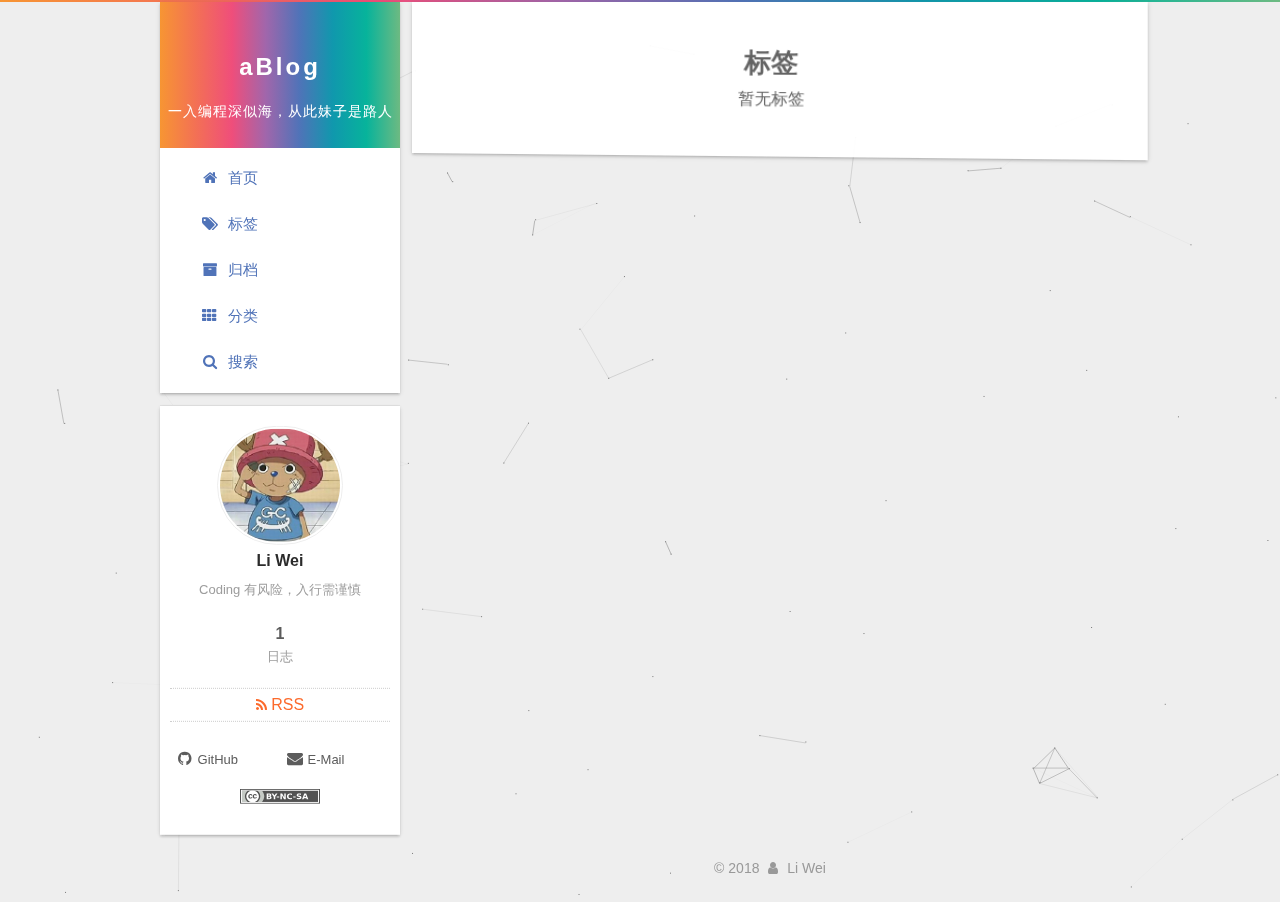
<file: tags/index.html>
<!DOCTYPE html>



  


<html class="theme-next gemini use-motion" lang="zh-Hans">
<head>
  <meta charset="UTF-8"/>
<meta http-equiv="X-UA-Compatible" content="IE=edge" />
<meta name="viewport" content="width=device-width, initial-scale=1, maximum-scale=1"/>
<meta name="theme-color" content="#222">



  
  
    
    
  <script src="/lib/pace/pace.min.js?v=1.0.2"></script>
  <link href="/lib/pace/pace-theme-flash.min.css?v=1.0.2" rel="stylesheet">


<script>
    (function(){
        if(''){
            if (prompt('请输入文章密码') !== ''){
                alert('密码错误！');
                history.back();
            }
        }
    })();
</script>





<meta http-equiv="Cache-Control" content="no-transform" />
<meta http-equiv="Cache-Control" content="no-siteapp" />



  <meta name="google-site-verification" content="zFL5qTC4N2RvO-E1a_s3TCB3DnudsDKdXQVK_5XDVFU" />














  
  
  <link href="/lib/fancybox/source/jquery.fancybox.css?v=2.1.5" rel="stylesheet" type="text/css" />







<link href="/lib/font-awesome/css/font-awesome.min.css?v=4.6.2" rel="stylesheet" type="text/css" />

<link href="/css/main.css?v=5.1.4" rel="stylesheet" type="text/css" />


  <link rel="apple-touch-icon" sizes="180x180" href="/images/apple-touch-icon-next.png?v=5.1.4">


  <link rel="icon" type="image/png" sizes="32x32" href="/favicon.ico?v=5.1.4">


  <link rel="icon" type="image/png" sizes="16x16" href="/favicon.ico?v=5.1.4">


  <link rel="mask-icon" href="/images/logo.svg?v=5.1.4" color="#222">





  <meta name="keywords" content="Web, Develop" />





  <link rel="alternate" href="/atom.xml" title="aBlog" type="application/atom+xml" />






<meta name="description" content="Coding 有风险，入行需谨慎">
<meta property="og:type" content="website">
<meta property="og:title" content="标签">
<meta property="og:url" content="https://lwsgh.github.io/tags/index.html">
<meta property="og:site_name" content="aBlog">
<meta property="og:description" content="Coding 有风险，入行需谨慎">
<meta property="og:locale" content="zh-Hans">
<meta property="og:updated_time" content="2018-03-07T05:08:48.674Z">
<meta name="twitter:card" content="summary">
<meta name="twitter:title" content="标签">
<meta name="twitter:description" content="Coding 有风险，入行需谨慎">



<script type="text/javascript" id="hexo.configurations">
  var NexT = window.NexT || {};
  var CONFIG = {
    root: '/',
    scheme: 'Gemini',
    version: '5.1.4',
    sidebar: {"position":"left","display":"hide","offset":12,"b2t":false,"scrollpercent":false,"onmobile":false},
    fancybox: true,
    tabs: true,
    motion: {"enable":true,"async":true,"transition":{"post_block":"perspectiveLeftIn","post_header":"fadeIn","post_body":"fadeIn","coll_header":"perspectiveLeftIn","sidebar":"slideUpIn"}},
    duoshuo: {
      userId: '0',
      author: '博主'
    },
    algolia: {
      applicationID: '',
      apiKey: '',
      indexName: '',
      hits: {"per_page":10},
      labels: {"input_placeholder":"Search for Posts","hits_empty":"We didn't find any results for the search: ${query}","hits_stats":"${hits} results found in ${time} ms"}
    }
  };
</script>



  <link rel="canonical" href="https://lwsgh.github.io/tags/"/>





  <title>标签 | aBlog</title>
  




<script>
  (function(i,s,o,g,r,a,m){i['GoogleAnalyticsObject']=r;i[r]=i[r]||function(){
            (i[r].q=i[r].q||[]).push(arguments)},i[r].l=1*new Date();a=s.createElement(o),
          m=s.getElementsByTagName(o)[0];a.async=1;a.src=g;m.parentNode.insertBefore(a,m)
  })(window,document,'script','https://www.google-analytics.com/analytics.js','ga');
  ga('create', 'UA-81720655-1', 'auto');
  ga('send', 'pageview');
</script>





</head>

<body itemscope itemtype="http://schema.org/WebPage" lang="zh-Hans">

  
  
    
  

  <div class="container sidebar-position-left page-post-detail">
    <div class="headband"></div>

    <header id="header" class="header" itemscope itemtype="http://schema.org/WPHeader">
      <div class="header-inner"><div class="site-brand-wrapper">
  <div class="site-meta ">
    

    <div class="custom-logo-site-title">
      <a href="/"  class="brand" rel="start">
        <span class="logo-line-before"><i></i></span>
        <span class="site-title">aBlog</span>
        <span class="logo-line-after"><i></i></span>
      </a>
    </div>
      
        <p class="site-subtitle">一入编程深似海，从此妹子是路人</p>
      
  </div>

  <div class="site-nav-toggle">
    <button>
      <span class="btn-bar"></span>
      <span class="btn-bar"></span>
      <span class="btn-bar"></span>
    </button>
  </div>
</div>

<nav class="site-nav">
  

  
    <ul id="menu" class="menu">
      
        
        <li class="menu-item menu-item-home">
          <a href="/" rel="section">
            
              <i class="menu-item-icon fa fa-fw fa-home"></i> <br />
            
            首页
          </a>
        </li>
      
        
        <li class="menu-item menu-item-tags">
          <a href="/tags/" rel="section">
            
              <i class="menu-item-icon fa fa-fw fa-tags"></i> <br />
            
            标签
          </a>
        </li>
      
        
        <li class="menu-item menu-item-archives">
          <a href="/archives/" rel="section">
            
              <i class="menu-item-icon fa fa-fw fa-archive"></i> <br />
            
            归档
          </a>
        </li>
      
        
        <li class="menu-item menu-item-categories">
          <a href="/categories/" rel="section">
            
              <i class="menu-item-icon fa fa-fw fa-th"></i> <br />
            
            分类
          </a>
        </li>
      

      
        <li class="menu-item menu-item-search">
          
            <a href="javascript:;" class="popup-trigger">
          
            
              <i class="menu-item-icon fa fa-search fa-fw"></i> <br />
            
            搜索
          </a>
        </li>
      
    </ul>
  

  
    <div class="site-search">
      
  <div class="popup search-popup local-search-popup">
  <div class="local-search-header clearfix">
    <span class="search-icon">
      <i class="fa fa-search"></i>
    </span>
    <span class="popup-btn-close">
      <i class="fa fa-times-circle"></i>
    </span>
    <div class="local-search-input-wrapper">
      <input autocomplete="off"
             placeholder="搜索..." spellcheck="false"
             type="text" id="local-search-input">
    </div>
  </div>
  <div id="local-search-result"></div>
</div>



    </div>
  
</nav>



 </div>
    </header>

    <main id="main" class="main">
      <div class="main-inner">
        <div class="content-wrap">
          <div id="content" class="content">
            

  <div id="posts" class="posts-expand">
    
    
    
    <div class="post-block page">
      <header class="post-header">

	<h1 class="post-title" itemprop="name headline">标签</h1>



</header>

      
      
      
      <div class="post-body">
        
        
          <div class="tag-cloud">
            <div class="tag-cloud-title">
                暂无标签
            </div>
            <div class="tag-cloud-tags">
              
            </div>
          </div>
        
      </div>
      
      
      
    </div>
    
    
    
  </div>


          </div>
          


          

        </div>
        
          
  
  <div class="sidebar-toggle">
    <div class="sidebar-toggle-line-wrap">
      <span class="sidebar-toggle-line sidebar-toggle-line-first"></span>
      <span class="sidebar-toggle-line sidebar-toggle-line-middle"></span>
      <span class="sidebar-toggle-line sidebar-toggle-line-last"></span>
    </div>
  </div>

  <aside id="sidebar" class="sidebar">
    
    <div class="sidebar-inner">

      

      

      <section class="site-overview-wrap sidebar-panel sidebar-panel-active">
        <div class="site-overview">
          <div class="site-author motion-element" itemprop="author" itemscope itemtype="http://schema.org/Person">
            
              <img class="site-author-image" itemprop="image"
                src="/uploads/avatar.png"
                alt="Li Wei" />
            
              <p class="site-author-name" itemprop="name">Li Wei</p>
              <p class="site-description motion-element" itemprop="description">Coding 有风险，入行需谨慎</p>
          </div>

          <nav class="site-state motion-element">

            
              <div class="site-state-item site-state-posts">
              
                <a href="/archives/">
              
                  <span class="site-state-item-count">1</span>
                  <span class="site-state-item-name">日志</span>
                </a>
              </div>
            

            

            

          </nav>

          
            <div class="feed-link motion-element">
              <a href="/atom.xml" rel="alternate">
                <i class="fa fa-rss"></i>
                RSS
              </a>
            </div>
          

          
            <div class="links-of-author motion-element">
                
                  <span class="links-of-author-item">
                    <a href="https://github.com/lwsgh" target="_blank" title="GitHub">
                      
                        <i class="fa fa-fw fa-github"></i>GitHub</a>
                  </span>
                
                  <span class="links-of-author-item">
                    <a href="mailto:liwei.crazy@gmail.com" target="_blank" title="E-Mail">
                      
                        <i class="fa fa-fw fa-envelope"></i>E-Mail</a>
                  </span>
                
            </div>
          

          
          
            <div class="cc-license motion-element" itemprop="license">
              <a href="https://creativecommons.org/licenses/by-nc-sa/4.0/" class="cc-opacity" target="_blank">
                <img src="/images/cc-by-nc-sa.svg" alt="Creative Commons" />
              </a>
            </div>
          

          
          

          

        </div>
      </section>

      

      

    </div>
  </aside>


        
      </div>
    </main>

    <footer id="footer" class="footer">
      <div class="footer-inner">
        <div class="copyright">&copy; <span itemprop="copyrightYear">2018</span>
  <span class="with-love">
    <i class="fa fa-user"></i>
  </span>
  <span class="author" itemprop="copyrightHolder">Li Wei</span>

  
</div>









        







        
      </div>
    </footer>

    
      <div class="back-to-top">
        <i class="fa fa-arrow-up"></i>
        
      </div>
    

    

  </div>

  

<script type="text/javascript">
  if (Object.prototype.toString.call(window.Promise) !== '[object Function]') {
    window.Promise = null;
  }
</script>









  


  











  
  
    <script type="text/javascript" src="/lib/jquery/index.js?v=2.1.3"></script>
  

  
  
    <script type="text/javascript" src="/lib/fastclick/lib/fastclick.min.js?v=1.0.6"></script>
  

  
  
    <script type="text/javascript" src="/lib/jquery_lazyload/jquery.lazyload.js?v=1.9.7"></script>
  

  
  
    <script type="text/javascript" src="/lib/velocity/velocity.min.js?v=1.2.1"></script>
  

  
  
    <script type="text/javascript" src="/lib/velocity/velocity.ui.min.js?v=1.2.1"></script>
  

  
  
    <script type="text/javascript" src="/lib/fancybox/source/jquery.fancybox.pack.js?v=2.1.5"></script>
  

  
  
    <script type="text/javascript" src="/lib/canvas-nest/canvas-nest.min.js"></script>
  


  


  <script type="text/javascript" src="/js/src/utils.js?v=5.1.4"></script>

  <script type="text/javascript" src="/js/src/motion.js?v=5.1.4"></script>



  
  


  <script type="text/javascript" src="/js/src/affix.js?v=5.1.4"></script>

  <script type="text/javascript" src="/js/src/schemes/pisces.js?v=5.1.4"></script>



  
  <script type="text/javascript" src="/js/src/scrollspy.js?v=5.1.4"></script>
<script type="text/javascript" src="/js/src/post-details.js?v=5.1.4"></script>



  


  <script type="text/javascript" src="/js/src/bootstrap.js?v=5.1.4"></script>



  


  




	





  





  












  

  <script type="text/javascript">
    // Popup Window;
    var isfetched = false;
    var isXml = true;
    // Search DB path;
    var search_path = "search.xml";
    if (search_path.length === 0) {
      search_path = "search.xml";
    } else if (/json$/i.test(search_path)) {
      isXml = false;
    }
    var path = "/" + search_path;
    // monitor main search box;

    var onPopupClose = function (e) {
      $('.popup').hide();
      $('#local-search-input').val('');
      $('.search-result-list').remove();
      $('#no-result').remove();
      $(".local-search-pop-overlay").remove();
      $('body').css('overflow', '');
    }

    function proceedsearch() {
      $("body")
        .append('<div class="search-popup-overlay local-search-pop-overlay"></div>')
        .css('overflow', 'hidden');
      $('.search-popup-overlay').click(onPopupClose);
      $('.popup').toggle();
      var $localSearchInput = $('#local-search-input');
      $localSearchInput.attr("autocapitalize", "none");
      $localSearchInput.attr("autocorrect", "off");
      $localSearchInput.focus();
    }

    // search function;
    var searchFunc = function(path, search_id, content_id) {
      'use strict';

      // start loading animation
      $("body")
        .append('<div class="search-popup-overlay local-search-pop-overlay">' +
          '<div id="search-loading-icon">' +
          '<i class="fa fa-spinner fa-pulse fa-5x fa-fw"></i>' +
          '</div>' +
          '</div>')
        .css('overflow', 'hidden');
      $("#search-loading-icon").css('margin', '20% auto 0 auto').css('text-align', 'center');

      $.ajax({
        url: path,
        dataType: isXml ? "xml" : "json",
        async: true,
        success: function(res) {
          // get the contents from search data
          isfetched = true;
          $('.popup').detach().appendTo('.header-inner');
          var datas = isXml ? $("entry", res).map(function() {
            return {
              title: $("title", this).text(),
              content: $("content",this).text(),
              url: $("url" , this).text()
            };
          }).get() : res;
          var input = document.getElementById(search_id);
          var resultContent = document.getElementById(content_id);
          var inputEventFunction = function() {
            var searchText = input.value.trim().toLowerCase();
            var keywords = searchText.split(/[\s\-]+/);
            if (keywords.length > 1) {
              keywords.push(searchText);
            }
            var resultItems = [];
            if (searchText.length > 0) {
              // perform local searching
              datas.forEach(function(data) {
                var isMatch = false;
                var hitCount = 0;
                var searchTextCount = 0;
                var title = data.title.trim();
                var titleInLowerCase = title.toLowerCase();
                var content = data.content.trim().replace(/<[^>]+>/g,"");
                var contentInLowerCase = content.toLowerCase();
                var articleUrl = decodeURIComponent(data.url);
                var indexOfTitle = [];
                var indexOfContent = [];
                // only match articles with not empty titles
                if(title != '') {
                  keywords.forEach(function(keyword) {
                    function getIndexByWord(word, text, caseSensitive) {
                      var wordLen = word.length;
                      if (wordLen === 0) {
                        return [];
                      }
                      var startPosition = 0, position = [], index = [];
                      if (!caseSensitive) {
                        text = text.toLowerCase();
                        word = word.toLowerCase();
                      }
                      while ((position = text.indexOf(word, startPosition)) > -1) {
                        index.push({position: position, word: word});
                        startPosition = position + wordLen;
                      }
                      return index;
                    }

                    indexOfTitle = indexOfTitle.concat(getIndexByWord(keyword, titleInLowerCase, false));
                    indexOfContent = indexOfContent.concat(getIndexByWord(keyword, contentInLowerCase, false));
                  });
                  if (indexOfTitle.length > 0 || indexOfContent.length > 0) {
                    isMatch = true;
                    hitCount = indexOfTitle.length + indexOfContent.length;
                  }
                }

                // show search results

                if (isMatch) {
                  // sort index by position of keyword

                  [indexOfTitle, indexOfContent].forEach(function (index) {
                    index.sort(function (itemLeft, itemRight) {
                      if (itemRight.position !== itemLeft.position) {
                        return itemRight.position - itemLeft.position;
                      } else {
                        return itemLeft.word.length - itemRight.word.length;
                      }
                    });
                  });

                  // merge hits into slices

                  function mergeIntoSlice(text, start, end, index) {
                    var item = index[index.length - 1];
                    var position = item.position;
                    var word = item.word;
                    var hits = [];
                    var searchTextCountInSlice = 0;
                    while (position + word.length <= end && index.length != 0) {
                      if (word === searchText) {
                        searchTextCountInSlice++;
                      }
                      hits.push({position: position, length: word.length});
                      var wordEnd = position + word.length;

                      // move to next position of hit

                      index.pop();
                      while (index.length != 0) {
                        item = index[index.length - 1];
                        position = item.position;
                        word = item.word;
                        if (wordEnd > position) {
                          index.pop();
                        } else {
                          break;
                        }
                      }
                    }
                    searchTextCount += searchTextCountInSlice;
                    return {
                      hits: hits,
                      start: start,
                      end: end,
                      searchTextCount: searchTextCountInSlice
                    };
                  }

                  var slicesOfTitle = [];
                  if (indexOfTitle.length != 0) {
                    slicesOfTitle.push(mergeIntoSlice(title, 0, title.length, indexOfTitle));
                  }

                  var slicesOfContent = [];
                  while (indexOfContent.length != 0) {
                    var item = indexOfContent[indexOfContent.length - 1];
                    var position = item.position;
                    var word = item.word;
                    // cut out 100 characters
                    var start = position - 20;
                    var end = position + 80;
                    if(start < 0){
                      start = 0;
                    }
                    if (end < position + word.length) {
                      end = position + word.length;
                    }
                    if(end > content.length){
                      end = content.length;
                    }
                    slicesOfContent.push(mergeIntoSlice(content, start, end, indexOfContent));
                  }

                  // sort slices in content by search text's count and hits' count

                  slicesOfContent.sort(function (sliceLeft, sliceRight) {
                    if (sliceLeft.searchTextCount !== sliceRight.searchTextCount) {
                      return sliceRight.searchTextCount - sliceLeft.searchTextCount;
                    } else if (sliceLeft.hits.length !== sliceRight.hits.length) {
                      return sliceRight.hits.length - sliceLeft.hits.length;
                    } else {
                      return sliceLeft.start - sliceRight.start;
                    }
                  });

                  // select top N slices in content

                  var upperBound = parseInt('1');
                  if (upperBound >= 0) {
                    slicesOfContent = slicesOfContent.slice(0, upperBound);
                  }

                  // highlight title and content

                  function highlightKeyword(text, slice) {
                    var result = '';
                    var prevEnd = slice.start;
                    slice.hits.forEach(function (hit) {
                      result += text.substring(prevEnd, hit.position);
                      var end = hit.position + hit.length;
                      result += '<b class="search-keyword">' + text.substring(hit.position, end) + '</b>';
                      prevEnd = end;
                    });
                    result += text.substring(prevEnd, slice.end);
                    return result;
                  }

                  var resultItem = '';

                  if (slicesOfTitle.length != 0) {
                    resultItem += "<li><a href='" + articleUrl + "' class='search-result-title'>" + highlightKeyword(title, slicesOfTitle[0]) + "</a>";
                  } else {
                    resultItem += "<li><a href='" + articleUrl + "' class='search-result-title'>" + title + "</a>";
                  }

                  slicesOfContent.forEach(function (slice) {
                    resultItem += "<a href='" + articleUrl + "'>" +
                      "<p class=\"search-result\">" + highlightKeyword(content, slice) +
                      "...</p>" + "</a>";
                  });

                  resultItem += "</li>";
                  resultItems.push({
                    item: resultItem,
                    searchTextCount: searchTextCount,
                    hitCount: hitCount,
                    id: resultItems.length
                  });
                }
              })
            };
            if (keywords.length === 1 && keywords[0] === "") {
              resultContent.innerHTML = '<div id="no-result"><i class="fa fa-search fa-5x" /></div>'
            } else if (resultItems.length === 0) {
              resultContent.innerHTML = '<div id="no-result"><i class="fa fa-frown-o fa-5x" /></div>'
            } else {
              resultItems.sort(function (resultLeft, resultRight) {
                if (resultLeft.searchTextCount !== resultRight.searchTextCount) {
                  return resultRight.searchTextCount - resultLeft.searchTextCount;
                } else if (resultLeft.hitCount !== resultRight.hitCount) {
                  return resultRight.hitCount - resultLeft.hitCount;
                } else {
                  return resultRight.id - resultLeft.id;
                }
              });
              var searchResultList = '<ul class=\"search-result-list\">';
              resultItems.forEach(function (result) {
                searchResultList += result.item;
              })
              searchResultList += "</ul>";
              resultContent.innerHTML = searchResultList;
            }
          }

          if ('auto' === 'auto') {
            input.addEventListener('input', inputEventFunction);
          } else {
            $('.search-icon').click(inputEventFunction);
            input.addEventListener('keypress', function (event) {
              if (event.keyCode === 13) {
                inputEventFunction();
              }
            });
          }

          // remove loading animation
          $(".local-search-pop-overlay").remove();
          $('body').css('overflow', '');

          proceedsearch();
        }
      });
    }

    // handle and trigger popup window;
    $('.popup-trigger').click(function(e) {
      e.stopPropagation();
      if (isfetched === false) {
        searchFunc(path, 'local-search-input', 'local-search-result');
      } else {
        proceedsearch();
      };
    });

    $('.popup-btn-close').click(onPopupClose);
    $('.popup').click(function(e){
      e.stopPropagation();
    });
    $(document).on('keyup', function (event) {
      var shouldDismissSearchPopup = event.which === 27 &&
        $('.search-popup').is(':visible');
      if (shouldDismissSearchPopup) {
        onPopupClose();
      }
    });
  </script>





  

  

  
<script>
(function(){
    var bp = document.createElement('script');
    var curProtocol = window.location.protocol.split(':')[0];
    if (curProtocol === 'https') {
        bp.src = 'https://zz.bdstatic.com/linksubmit/push.js';        
    }
    else {
        bp.src = 'http://push.zhanzhang.baidu.com/push.js';
    }
    var s = document.getElementsByTagName("script")[0];
    s.parentNode.insertBefore(bp, s);
})();
</script>


  
  
  
  <link rel="stylesheet" href="/lib/needsharebutton/needsharebutton.css">

  
  
  <script src="/lib/needsharebutton/needsharebutton.js"></script>

  <script>
    
    
  </script>

  

  

  

  


  <!-- 页面点击小红心 -->
  
    <script type="text/javascript" src="/js/src/love.js"></script>
  
</body>
</html>
</file>
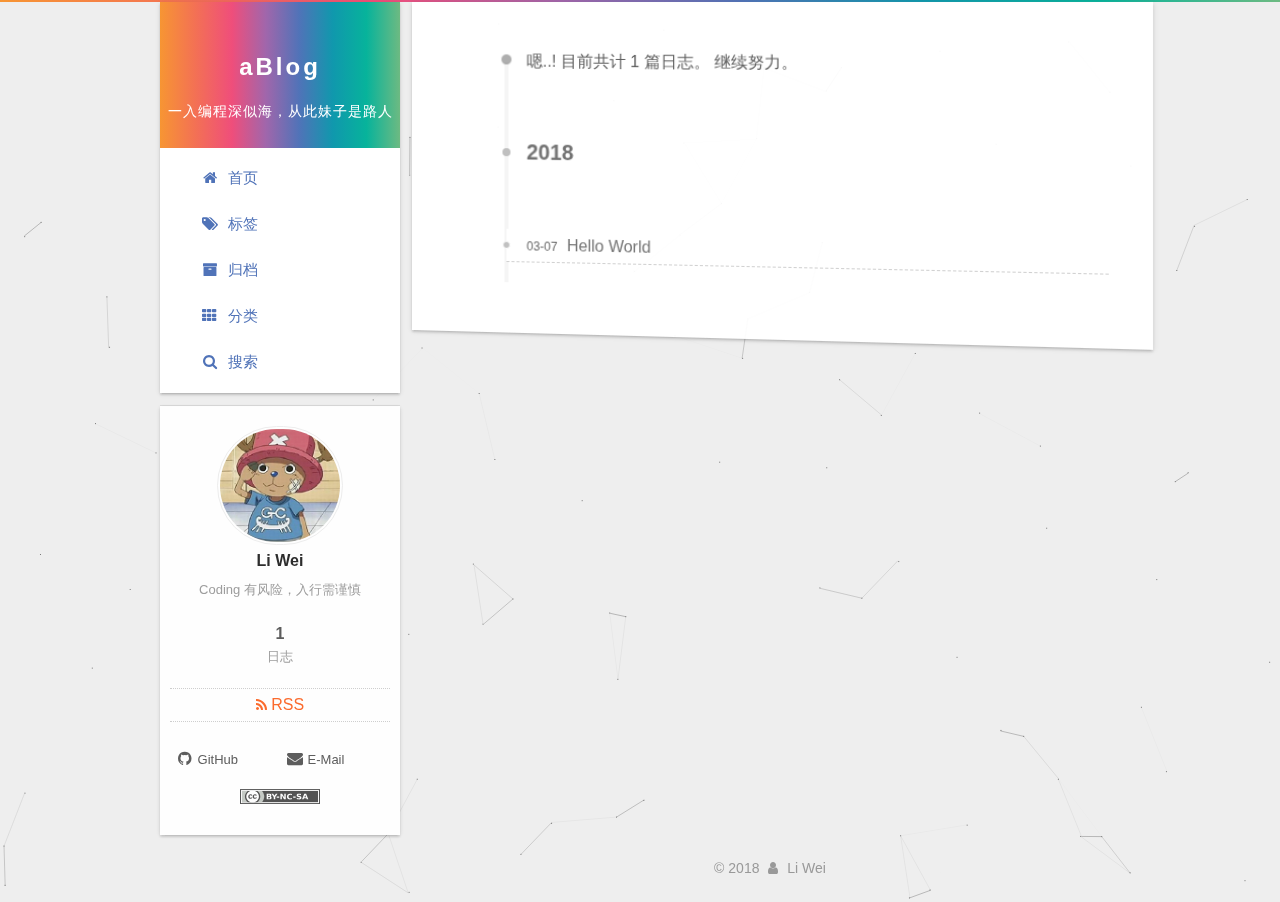
<file: archives/2018/index.html>
<!DOCTYPE html>



  


<html class="theme-next gemini use-motion" lang="zh-Hans">
<head>
  <meta charset="UTF-8"/>
<meta http-equiv="X-UA-Compatible" content="IE=edge" />
<meta name="viewport" content="width=device-width, initial-scale=1, maximum-scale=1"/>
<meta name="theme-color" content="#222">



  
  
    
    
  <script src="/lib/pace/pace.min.js?v=1.0.2"></script>
  <link href="/lib/pace/pace-theme-flash.min.css?v=1.0.2" rel="stylesheet">


<script>
    (function(){
        if(''){
            if (prompt('请输入文章密码') !== ''){
                alert('密码错误！');
                history.back();
            }
        }
    })();
</script>





<meta http-equiv="Cache-Control" content="no-transform" />
<meta http-equiv="Cache-Control" content="no-siteapp" />



  <meta name="google-site-verification" content="zFL5qTC4N2RvO-E1a_s3TCB3DnudsDKdXQVK_5XDVFU" />














  
  
  <link href="/lib/fancybox/source/jquery.fancybox.css?v=2.1.5" rel="stylesheet" type="text/css" />







<link href="/lib/font-awesome/css/font-awesome.min.css?v=4.6.2" rel="stylesheet" type="text/css" />

<link href="/css/main.css?v=5.1.4" rel="stylesheet" type="text/css" />


  <link rel="apple-touch-icon" sizes="180x180" href="/images/apple-touch-icon-next.png?v=5.1.4">


  <link rel="icon" type="image/png" sizes="32x32" href="/favicon.ico?v=5.1.4">


  <link rel="icon" type="image/png" sizes="16x16" href="/favicon.ico?v=5.1.4">


  <link rel="mask-icon" href="/images/logo.svg?v=5.1.4" color="#222">





  <meta name="keywords" content="Web, Develop" />





  <link rel="alternate" href="/atom.xml" title="aBlog" type="application/atom+xml" />






<meta name="description" content="Coding 有风险，入行需谨慎">
<meta property="og:type" content="website">
<meta property="og:title" content="aBlog">
<meta property="og:url" content="https://lwsgh.github.io/archives/2018/index.html">
<meta property="og:site_name" content="aBlog">
<meta property="og:description" content="Coding 有风险，入行需谨慎">
<meta property="og:locale" content="zh-Hans">
<meta name="twitter:card" content="summary">
<meta name="twitter:title" content="aBlog">
<meta name="twitter:description" content="Coding 有风险，入行需谨慎">



<script type="text/javascript" id="hexo.configurations">
  var NexT = window.NexT || {};
  var CONFIG = {
    root: '/',
    scheme: 'Gemini',
    version: '5.1.4',
    sidebar: {"position":"left","display":"hide","offset":12,"b2t":false,"scrollpercent":false,"onmobile":false},
    fancybox: true,
    tabs: true,
    motion: {"enable":true,"async":true,"transition":{"post_block":"perspectiveLeftIn","post_header":"fadeIn","post_body":"fadeIn","coll_header":"perspectiveLeftIn","sidebar":"slideUpIn"}},
    duoshuo: {
      userId: '0',
      author: '博主'
    },
    algolia: {
      applicationID: '',
      apiKey: '',
      indexName: '',
      hits: {"per_page":10},
      labels: {"input_placeholder":"Search for Posts","hits_empty":"We didn't find any results for the search: ${query}","hits_stats":"${hits} results found in ${time} ms"}
    }
  };
</script>



  <link rel="canonical" href="https://lwsgh.github.io/archives/2018/"/>





  <title>归档 | aBlog</title>
  




<script>
  (function(i,s,o,g,r,a,m){i['GoogleAnalyticsObject']=r;i[r]=i[r]||function(){
            (i[r].q=i[r].q||[]).push(arguments)},i[r].l=1*new Date();a=s.createElement(o),
          m=s.getElementsByTagName(o)[0];a.async=1;a.src=g;m.parentNode.insertBefore(a,m)
  })(window,document,'script','https://www.google-analytics.com/analytics.js','ga');
  ga('create', 'UA-81720655-1', 'auto');
  ga('send', 'pageview');
</script>





</head>

<body itemscope itemtype="http://schema.org/WebPage" lang="zh-Hans">

  
  
    
  

  <div class="container sidebar-position-left page-archive">
    <div class="headband"></div>

    <header id="header" class="header" itemscope itemtype="http://schema.org/WPHeader">
      <div class="header-inner"><div class="site-brand-wrapper">
  <div class="site-meta ">
    

    <div class="custom-logo-site-title">
      <a href="/"  class="brand" rel="start">
        <span class="logo-line-before"><i></i></span>
        <span class="site-title">aBlog</span>
        <span class="logo-line-after"><i></i></span>
      </a>
    </div>
      
        <p class="site-subtitle">一入编程深似海，从此妹子是路人</p>
      
  </div>

  <div class="site-nav-toggle">
    <button>
      <span class="btn-bar"></span>
      <span class="btn-bar"></span>
      <span class="btn-bar"></span>
    </button>
  </div>
</div>

<nav class="site-nav">
  

  
    <ul id="menu" class="menu">
      
        
        <li class="menu-item menu-item-home">
          <a href="/" rel="section">
            
              <i class="menu-item-icon fa fa-fw fa-home"></i> <br />
            
            首页
          </a>
        </li>
      
        
        <li class="menu-item menu-item-tags">
          <a href="/tags/" rel="section">
            
              <i class="menu-item-icon fa fa-fw fa-tags"></i> <br />
            
            标签
          </a>
        </li>
      
        
        <li class="menu-item menu-item-archives">
          <a href="/archives/" rel="section">
            
              <i class="menu-item-icon fa fa-fw fa-archive"></i> <br />
            
            归档
          </a>
        </li>
      
        
        <li class="menu-item menu-item-categories">
          <a href="/categories/" rel="section">
            
              <i class="menu-item-icon fa fa-fw fa-th"></i> <br />
            
            分类
          </a>
        </li>
      

      
        <li class="menu-item menu-item-search">
          
            <a href="javascript:;" class="popup-trigger">
          
            
              <i class="menu-item-icon fa fa-search fa-fw"></i> <br />
            
            搜索
          </a>
        </li>
      
    </ul>
  

  
    <div class="site-search">
      
  <div class="popup search-popup local-search-popup">
  <div class="local-search-header clearfix">
    <span class="search-icon">
      <i class="fa fa-search"></i>
    </span>
    <span class="popup-btn-close">
      <i class="fa fa-times-circle"></i>
    </span>
    <div class="local-search-input-wrapper">
      <input autocomplete="off"
             placeholder="搜索..." spellcheck="false"
             type="text" id="local-search-input">
    </div>
  </div>
  <div id="local-search-result"></div>
</div>



    </div>
  
</nav>



 </div>
    </header>

    <main id="main" class="main">
      <div class="main-inner">
        <div class="content-wrap">
          <div id="content" class="content">
            

  
  
  
  <div class="post-block archive">
    <div id="posts" class="posts-collapse">
      <span class="archive-move-on"></span>

      <span class="archive-page-counter">
        
        
        
          
        
        嗯..! 目前共计 1 篇日志。 继续努力。
      </span>

      

        
        
        

        
          
          <div class="collection-title">
            <h1 class="archive-year" id="archive-year-2018">2018</h1>
          </div>
        
        

        

  <article class="post post-type-normal" itemscope itemtype="http://schema.org/Article">
    <header class="post-header">

      <h2 class="post-title">
        
            <a class="post-title-link" href="/2018/03/07/hello-world/" itemprop="url">
              
                <span itemprop="name">Hello World</span>
              
            </a>
        
      </h2>

      <div class="post-meta">
        <time class="post-time" itemprop="dateCreated"
              datetime="2018-03-07T11:17:45+08:00"
              content="2018-03-07" >
          03-07
        </time>
      </div>

    </header>
  </article>



      

    </div>
  </div>
  
  
  

  



          </div>
          


          

        </div>
        
          
  
  <div class="sidebar-toggle">
    <div class="sidebar-toggle-line-wrap">
      <span class="sidebar-toggle-line sidebar-toggle-line-first"></span>
      <span class="sidebar-toggle-line sidebar-toggle-line-middle"></span>
      <span class="sidebar-toggle-line sidebar-toggle-line-last"></span>
    </div>
  </div>

  <aside id="sidebar" class="sidebar">
    
    <div class="sidebar-inner">

      

      

      <section class="site-overview-wrap sidebar-panel sidebar-panel-active">
        <div class="site-overview">
          <div class="site-author motion-element" itemprop="author" itemscope itemtype="http://schema.org/Person">
            
              <img class="site-author-image" itemprop="image"
                src="/uploads/avatar.png"
                alt="Li Wei" />
            
              <p class="site-author-name" itemprop="name">Li Wei</p>
              <p class="site-description motion-element" itemprop="description">Coding 有风险，入行需谨慎</p>
          </div>

          <nav class="site-state motion-element">

            
              <div class="site-state-item site-state-posts">
              
                <a href="/archives/">
              
                  <span class="site-state-item-count">1</span>
                  <span class="site-state-item-name">日志</span>
                </a>
              </div>
            

            

            

          </nav>

          
            <div class="feed-link motion-element">
              <a href="/atom.xml" rel="alternate">
                <i class="fa fa-rss"></i>
                RSS
              </a>
            </div>
          

          
            <div class="links-of-author motion-element">
                
                  <span class="links-of-author-item">
                    <a href="https://github.com/lwsgh" target="_blank" title="GitHub">
                      
                        <i class="fa fa-fw fa-github"></i>GitHub</a>
                  </span>
                
                  <span class="links-of-author-item">
                    <a href="mailto:liwei.crazy@gmail.com" target="_blank" title="E-Mail">
                      
                        <i class="fa fa-fw fa-envelope"></i>E-Mail</a>
                  </span>
                
            </div>
          

          
          
            <div class="cc-license motion-element" itemprop="license">
              <a href="https://creativecommons.org/licenses/by-nc-sa/4.0/" class="cc-opacity" target="_blank">
                <img src="/images/cc-by-nc-sa.svg" alt="Creative Commons" />
              </a>
            </div>
          

          
          

          

        </div>
      </section>

      

      

    </div>
  </aside>


        
      </div>
    </main>

    <footer id="footer" class="footer">
      <div class="footer-inner">
        <div class="copyright">&copy; <span itemprop="copyrightYear">2018</span>
  <span class="with-love">
    <i class="fa fa-user"></i>
  </span>
  <span class="author" itemprop="copyrightHolder">Li Wei</span>

  
</div>









        







        
      </div>
    </footer>

    
      <div class="back-to-top">
        <i class="fa fa-arrow-up"></i>
        
      </div>
    

    

  </div>

  

<script type="text/javascript">
  if (Object.prototype.toString.call(window.Promise) !== '[object Function]') {
    window.Promise = null;
  }
</script>









  


  











  
  
    <script type="text/javascript" src="/lib/jquery/index.js?v=2.1.3"></script>
  

  
  
    <script type="text/javascript" src="/lib/fastclick/lib/fastclick.min.js?v=1.0.6"></script>
  

  
  
    <script type="text/javascript" src="/lib/jquery_lazyload/jquery.lazyload.js?v=1.9.7"></script>
  

  
  
    <script type="text/javascript" src="/lib/velocity/velocity.min.js?v=1.2.1"></script>
  

  
  
    <script type="text/javascript" src="/lib/velocity/velocity.ui.min.js?v=1.2.1"></script>
  

  
  
    <script type="text/javascript" src="/lib/fancybox/source/jquery.fancybox.pack.js?v=2.1.5"></script>
  

  
  
    <script type="text/javascript" src="/lib/canvas-nest/canvas-nest.min.js"></script>
  


  


  <script type="text/javascript" src="/js/src/utils.js?v=5.1.4"></script>

  <script type="text/javascript" src="/js/src/motion.js?v=5.1.4"></script>



  
  


  <script type="text/javascript" src="/js/src/affix.js?v=5.1.4"></script>

  <script type="text/javascript" src="/js/src/schemes/pisces.js?v=5.1.4"></script>



  

  


  <script type="text/javascript" src="/js/src/bootstrap.js?v=5.1.4"></script>



  


  




	





  





  












  

  <script type="text/javascript">
    // Popup Window;
    var isfetched = false;
    var isXml = true;
    // Search DB path;
    var search_path = "search.xml";
    if (search_path.length === 0) {
      search_path = "search.xml";
    } else if (/json$/i.test(search_path)) {
      isXml = false;
    }
    var path = "/" + search_path;
    // monitor main search box;

    var onPopupClose = function (e) {
      $('.popup').hide();
      $('#local-search-input').val('');
      $('.search-result-list').remove();
      $('#no-result').remove();
      $(".local-search-pop-overlay").remove();
      $('body').css('overflow', '');
    }

    function proceedsearch() {
      $("body")
        .append('<div class="search-popup-overlay local-search-pop-overlay"></div>')
        .css('overflow', 'hidden');
      $('.search-popup-overlay').click(onPopupClose);
      $('.popup').toggle();
      var $localSearchInput = $('#local-search-input');
      $localSearchInput.attr("autocapitalize", "none");
      $localSearchInput.attr("autocorrect", "off");
      $localSearchInput.focus();
    }

    // search function;
    var searchFunc = function(path, search_id, content_id) {
      'use strict';

      // start loading animation
      $("body")
        .append('<div class="search-popup-overlay local-search-pop-overlay">' +
          '<div id="search-loading-icon">' +
          '<i class="fa fa-spinner fa-pulse fa-5x fa-fw"></i>' +
          '</div>' +
          '</div>')
        .css('overflow', 'hidden');
      $("#search-loading-icon").css('margin', '20% auto 0 auto').css('text-align', 'center');

      $.ajax({
        url: path,
        dataType: isXml ? "xml" : "json",
        async: true,
        success: function(res) {
          // get the contents from search data
          isfetched = true;
          $('.popup').detach().appendTo('.header-inner');
          var datas = isXml ? $("entry", res).map(function() {
            return {
              title: $("title", this).text(),
              content: $("content",this).text(),
              url: $("url" , this).text()
            };
          }).get() : res;
          var input = document.getElementById(search_id);
          var resultContent = document.getElementById(content_id);
          var inputEventFunction = function() {
            var searchText = input.value.trim().toLowerCase();
            var keywords = searchText.split(/[\s\-]+/);
            if (keywords.length > 1) {
              keywords.push(searchText);
            }
            var resultItems = [];
            if (searchText.length > 0) {
              // perform local searching
              datas.forEach(function(data) {
                var isMatch = false;
                var hitCount = 0;
                var searchTextCount = 0;
                var title = data.title.trim();
                var titleInLowerCase = title.toLowerCase();
                var content = data.content.trim().replace(/<[^>]+>/g,"");
                var contentInLowerCase = content.toLowerCase();
                var articleUrl = decodeURIComponent(data.url);
                var indexOfTitle = [];
                var indexOfContent = [];
                // only match articles with not empty titles
                if(title != '') {
                  keywords.forEach(function(keyword) {
                    function getIndexByWord(word, text, caseSensitive) {
                      var wordLen = word.length;
                      if (wordLen === 0) {
                        return [];
                      }
                      var startPosition = 0, position = [], index = [];
                      if (!caseSensitive) {
                        text = text.toLowerCase();
                        word = word.toLowerCase();
                      }
                      while ((position = text.indexOf(word, startPosition)) > -1) {
                        index.push({position: position, word: word});
                        startPosition = position + wordLen;
                      }
                      return index;
                    }

                    indexOfTitle = indexOfTitle.concat(getIndexByWord(keyword, titleInLowerCase, false));
                    indexOfContent = indexOfContent.concat(getIndexByWord(keyword, contentInLowerCase, false));
                  });
                  if (indexOfTitle.length > 0 || indexOfContent.length > 0) {
                    isMatch = true;
                    hitCount = indexOfTitle.length + indexOfContent.length;
                  }
                }

                // show search results

                if (isMatch) {
                  // sort index by position of keyword

                  [indexOfTitle, indexOfContent].forEach(function (index) {
                    index.sort(function (itemLeft, itemRight) {
                      if (itemRight.position !== itemLeft.position) {
                        return itemRight.position - itemLeft.position;
                      } else {
                        return itemLeft.word.length - itemRight.word.length;
                      }
                    });
                  });

                  // merge hits into slices

                  function mergeIntoSlice(text, start, end, index) {
                    var item = index[index.length - 1];
                    var position = item.position;
                    var word = item.word;
                    var hits = [];
                    var searchTextCountInSlice = 0;
                    while (position + word.length <= end && index.length != 0) {
                      if (word === searchText) {
                        searchTextCountInSlice++;
                      }
                      hits.push({position: position, length: word.length});
                      var wordEnd = position + word.length;

                      // move to next position of hit

                      index.pop();
                      while (index.length != 0) {
                        item = index[index.length - 1];
                        position = item.position;
                        word = item.word;
                        if (wordEnd > position) {
                          index.pop();
                        } else {
                          break;
                        }
                      }
                    }
                    searchTextCount += searchTextCountInSlice;
                    return {
                      hits: hits,
                      start: start,
                      end: end,
                      searchTextCount: searchTextCountInSlice
                    };
                  }

                  var slicesOfTitle = [];
                  if (indexOfTitle.length != 0) {
                    slicesOfTitle.push(mergeIntoSlice(title, 0, title.length, indexOfTitle));
                  }

                  var slicesOfContent = [];
                  while (indexOfContent.length != 0) {
                    var item = indexOfContent[indexOfContent.length - 1];
                    var position = item.position;
                    var word = item.word;
                    // cut out 100 characters
                    var start = position - 20;
                    var end = position + 80;
                    if(start < 0){
                      start = 0;
                    }
                    if (end < position + word.length) {
                      end = position + word.length;
                    }
                    if(end > content.length){
                      end = content.length;
                    }
                    slicesOfContent.push(mergeIntoSlice(content, start, end, indexOfContent));
                  }

                  // sort slices in content by search text's count and hits' count

                  slicesOfContent.sort(function (sliceLeft, sliceRight) {
                    if (sliceLeft.searchTextCount !== sliceRight.searchTextCount) {
                      return sliceRight.searchTextCount - sliceLeft.searchTextCount;
                    } else if (sliceLeft.hits.length !== sliceRight.hits.length) {
                      return sliceRight.hits.length - sliceLeft.hits.length;
                    } else {
                      return sliceLeft.start - sliceRight.start;
                    }
                  });

                  // select top N slices in content

                  var upperBound = parseInt('1');
                  if (upperBound >= 0) {
                    slicesOfContent = slicesOfContent.slice(0, upperBound);
                  }

                  // highlight title and content

                  function highlightKeyword(text, slice) {
                    var result = '';
                    var prevEnd = slice.start;
                    slice.hits.forEach(function (hit) {
                      result += text.substring(prevEnd, hit.position);
                      var end = hit.position + hit.length;
                      result += '<b class="search-keyword">' + text.substring(hit.position, end) + '</b>';
                      prevEnd = end;
                    });
                    result += text.substring(prevEnd, slice.end);
                    return result;
                  }

                  var resultItem = '';

                  if (slicesOfTitle.length != 0) {
                    resultItem += "<li><a href='" + articleUrl + "' class='search-result-title'>" + highlightKeyword(title, slicesOfTitle[0]) + "</a>";
                  } else {
                    resultItem += "<li><a href='" + articleUrl + "' class='search-result-title'>" + title + "</a>";
                  }

                  slicesOfContent.forEach(function (slice) {
                    resultItem += "<a href='" + articleUrl + "'>" +
                      "<p class=\"search-result\">" + highlightKeyword(content, slice) +
                      "...</p>" + "</a>";
                  });

                  resultItem += "</li>";
                  resultItems.push({
                    item: resultItem,
                    searchTextCount: searchTextCount,
                    hitCount: hitCount,
                    id: resultItems.length
                  });
                }
              })
            };
            if (keywords.length === 1 && keywords[0] === "") {
              resultContent.innerHTML = '<div id="no-result"><i class="fa fa-search fa-5x" /></div>'
            } else if (resultItems.length === 0) {
              resultContent.innerHTML = '<div id="no-result"><i class="fa fa-frown-o fa-5x" /></div>'
            } else {
              resultItems.sort(function (resultLeft, resultRight) {
                if (resultLeft.searchTextCount !== resultRight.searchTextCount) {
                  return resultRight.searchTextCount - resultLeft.searchTextCount;
                } else if (resultLeft.hitCount !== resultRight.hitCount) {
                  return resultRight.hitCount - resultLeft.hitCount;
                } else {
                  return resultRight.id - resultLeft.id;
                }
              });
              var searchResultList = '<ul class=\"search-result-list\">';
              resultItems.forEach(function (result) {
                searchResultList += result.item;
              })
              searchResultList += "</ul>";
              resultContent.innerHTML = searchResultList;
            }
          }

          if ('auto' === 'auto') {
            input.addEventListener('input', inputEventFunction);
          } else {
            $('.search-icon').click(inputEventFunction);
            input.addEventListener('keypress', function (event) {
              if (event.keyCode === 13) {
                inputEventFunction();
              }
            });
          }

          // remove loading animation
          $(".local-search-pop-overlay").remove();
          $('body').css('overflow', '');

          proceedsearch();
        }
      });
    }

    // handle and trigger popup window;
    $('.popup-trigger').click(function(e) {
      e.stopPropagation();
      if (isfetched === false) {
        searchFunc(path, 'local-search-input', 'local-search-result');
      } else {
        proceedsearch();
      };
    });

    $('.popup-btn-close').click(onPopupClose);
    $('.popup').click(function(e){
      e.stopPropagation();
    });
    $(document).on('keyup', function (event) {
      var shouldDismissSearchPopup = event.which === 27 &&
        $('.search-popup').is(':visible');
      if (shouldDismissSearchPopup) {
        onPopupClose();
      }
    });
  </script>





  

  

  
<script>
(function(){
    var bp = document.createElement('script');
    var curProtocol = window.location.protocol.split(':')[0];
    if (curProtocol === 'https') {
        bp.src = 'https://zz.bdstatic.com/linksubmit/push.js';        
    }
    else {
        bp.src = 'http://push.zhanzhang.baidu.com/push.js';
    }
    var s = document.getElementsByTagName("script")[0];
    s.parentNode.insertBefore(bp, s);
})();
</script>


  
  
  
  <link rel="stylesheet" href="/lib/needsharebutton/needsharebutton.css">

  
  
  <script src="/lib/needsharebutton/needsharebutton.js"></script>

  <script>
    
    
  </script>

  

  

  

  


  <!-- 页面点击小红心 -->
  
    <script type="text/javascript" src="/js/src/love.js"></script>
  
</body>
</html>
</file>
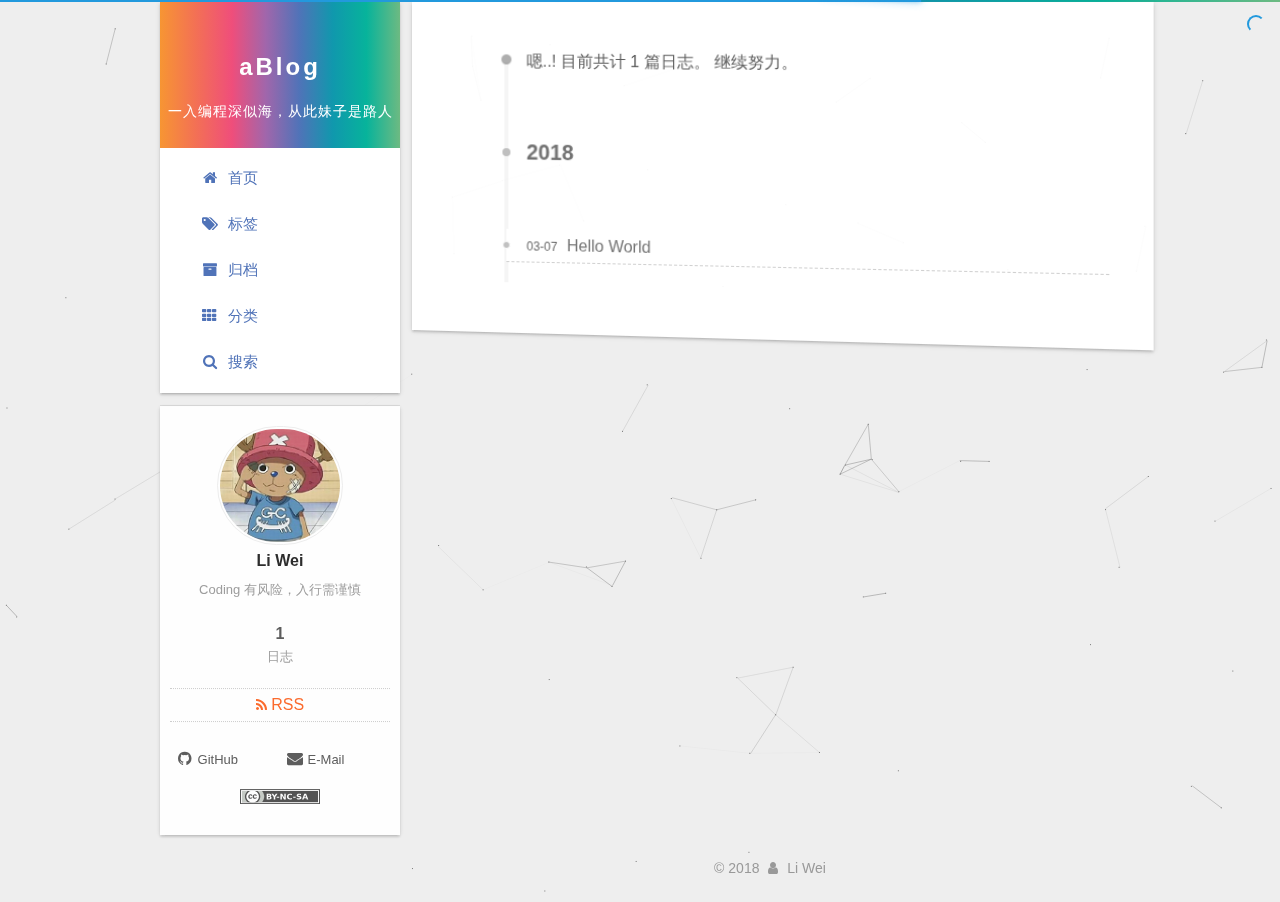
<file: archives/2018/03/index.html>
<!DOCTYPE html>



  


<html class="theme-next gemini use-motion" lang="zh-Hans">
<head>
  <meta charset="UTF-8"/>
<meta http-equiv="X-UA-Compatible" content="IE=edge" />
<meta name="viewport" content="width=device-width, initial-scale=1, maximum-scale=1"/>
<meta name="theme-color" content="#222">



  
  
    
    
  <script src="/lib/pace/pace.min.js?v=1.0.2"></script>
  <link href="/lib/pace/pace-theme-flash.min.css?v=1.0.2" rel="stylesheet">


<script>
    (function(){
        if(''){
            if (prompt('请输入文章密码') !== ''){
                alert('密码错误！');
                history.back();
            }
        }
    })();
</script>





<meta http-equiv="Cache-Control" content="no-transform" />
<meta http-equiv="Cache-Control" content="no-siteapp" />



  <meta name="google-site-verification" content="zFL5qTC4N2RvO-E1a_s3TCB3DnudsDKdXQVK_5XDVFU" />














  
  
  <link href="/lib/fancybox/source/jquery.fancybox.css?v=2.1.5" rel="stylesheet" type="text/css" />







<link href="/lib/font-awesome/css/font-awesome.min.css?v=4.6.2" rel="stylesheet" type="text/css" />

<link href="/css/main.css?v=5.1.4" rel="stylesheet" type="text/css" />


  <link rel="apple-touch-icon" sizes="180x180" href="/images/apple-touch-icon-next.png?v=5.1.4">


  <link rel="icon" type="image/png" sizes="32x32" href="/favicon.ico?v=5.1.4">


  <link rel="icon" type="image/png" sizes="16x16" href="/favicon.ico?v=5.1.4">


  <link rel="mask-icon" href="/images/logo.svg?v=5.1.4" color="#222">





  <meta name="keywords" content="Web, Develop" />





  <link rel="alternate" href="/atom.xml" title="aBlog" type="application/atom+xml" />






<meta name="description" content="Coding 有风险，入行需谨慎">
<meta property="og:type" content="website">
<meta property="og:title" content="aBlog">
<meta property="og:url" content="https://lwsgh.github.io/archives/2018/03/index.html">
<meta property="og:site_name" content="aBlog">
<meta property="og:description" content="Coding 有风险，入行需谨慎">
<meta property="og:locale" content="zh-Hans">
<meta name="twitter:card" content="summary">
<meta name="twitter:title" content="aBlog">
<meta name="twitter:description" content="Coding 有风险，入行需谨慎">



<script type="text/javascript" id="hexo.configurations">
  var NexT = window.NexT || {};
  var CONFIG = {
    root: '/',
    scheme: 'Gemini',
    version: '5.1.4',
    sidebar: {"position":"left","display":"hide","offset":12,"b2t":false,"scrollpercent":false,"onmobile":false},
    fancybox: true,
    tabs: true,
    motion: {"enable":true,"async":true,"transition":{"post_block":"perspectiveLeftIn","post_header":"fadeIn","post_body":"fadeIn","coll_header":"perspectiveLeftIn","sidebar":"slideUpIn"}},
    duoshuo: {
      userId: '0',
      author: '博主'
    },
    algolia: {
      applicationID: '',
      apiKey: '',
      indexName: '',
      hits: {"per_page":10},
      labels: {"input_placeholder":"Search for Posts","hits_empty":"We didn't find any results for the search: ${query}","hits_stats":"${hits} results found in ${time} ms"}
    }
  };
</script>



  <link rel="canonical" href="https://lwsgh.github.io/archives/2018/03/"/>





  <title>归档 | aBlog</title>
  




<script>
  (function(i,s,o,g,r,a,m){i['GoogleAnalyticsObject']=r;i[r]=i[r]||function(){
            (i[r].q=i[r].q||[]).push(arguments)},i[r].l=1*new Date();a=s.createElement(o),
          m=s.getElementsByTagName(o)[0];a.async=1;a.src=g;m.parentNode.insertBefore(a,m)
  })(window,document,'script','https://www.google-analytics.com/analytics.js','ga');
  ga('create', 'UA-81720655-1', 'auto');
  ga('send', 'pageview');
</script>





</head>

<body itemscope itemtype="http://schema.org/WebPage" lang="zh-Hans">

  
  
    
  

  <div class="container sidebar-position-left page-archive">
    <div class="headband"></div>

    <header id="header" class="header" itemscope itemtype="http://schema.org/WPHeader">
      <div class="header-inner"><div class="site-brand-wrapper">
  <div class="site-meta ">
    

    <div class="custom-logo-site-title">
      <a href="/"  class="brand" rel="start">
        <span class="logo-line-before"><i></i></span>
        <span class="site-title">aBlog</span>
        <span class="logo-line-after"><i></i></span>
      </a>
    </div>
      
        <p class="site-subtitle">一入编程深似海，从此妹子是路人</p>
      
  </div>

  <div class="site-nav-toggle">
    <button>
      <span class="btn-bar"></span>
      <span class="btn-bar"></span>
      <span class="btn-bar"></span>
    </button>
  </div>
</div>

<nav class="site-nav">
  

  
    <ul id="menu" class="menu">
      
        
        <li class="menu-item menu-item-home">
          <a href="/" rel="section">
            
              <i class="menu-item-icon fa fa-fw fa-home"></i> <br />
            
            首页
          </a>
        </li>
      
        
        <li class="menu-item menu-item-tags">
          <a href="/tags/" rel="section">
            
              <i class="menu-item-icon fa fa-fw fa-tags"></i> <br />
            
            标签
          </a>
        </li>
      
        
        <li class="menu-item menu-item-archives">
          <a href="/archives/" rel="section">
            
              <i class="menu-item-icon fa fa-fw fa-archive"></i> <br />
            
            归档
          </a>
        </li>
      
        
        <li class="menu-item menu-item-categories">
          <a href="/categories/" rel="section">
            
              <i class="menu-item-icon fa fa-fw fa-th"></i> <br />
            
            分类
          </a>
        </li>
      

      
        <li class="menu-item menu-item-search">
          
            <a href="javascript:;" class="popup-trigger">
          
            
              <i class="menu-item-icon fa fa-search fa-fw"></i> <br />
            
            搜索
          </a>
        </li>
      
    </ul>
  

  
    <div class="site-search">
      
  <div class="popup search-popup local-search-popup">
  <div class="local-search-header clearfix">
    <span class="search-icon">
      <i class="fa fa-search"></i>
    </span>
    <span class="popup-btn-close">
      <i class="fa fa-times-circle"></i>
    </span>
    <div class="local-search-input-wrapper">
      <input autocomplete="off"
             placeholder="搜索..." spellcheck="false"
             type="text" id="local-search-input">
    </div>
  </div>
  <div id="local-search-result"></div>
</div>



    </div>
  
</nav>



 </div>
    </header>

    <main id="main" class="main">
      <div class="main-inner">
        <div class="content-wrap">
          <div id="content" class="content">
            

  
  
  
  <div class="post-block archive">
    <div id="posts" class="posts-collapse">
      <span class="archive-move-on"></span>

      <span class="archive-page-counter">
        
        
        
          
        
        嗯..! 目前共计 1 篇日志。 继续努力。
      </span>

      

        
        
        

        
          
          <div class="collection-title">
            <h1 class="archive-year" id="archive-year-2018">2018</h1>
          </div>
        
        

        

  <article class="post post-type-normal" itemscope itemtype="http://schema.org/Article">
    <header class="post-header">

      <h2 class="post-title">
        
            <a class="post-title-link" href="/2018/03/07/hello-world/" itemprop="url">
              
                <span itemprop="name">Hello World</span>
              
            </a>
        
      </h2>

      <div class="post-meta">
        <time class="post-time" itemprop="dateCreated"
              datetime="2018-03-07T11:17:45+08:00"
              content="2018-03-07" >
          03-07
        </time>
      </div>

    </header>
  </article>



      

    </div>
  </div>
  
  
  

  



          </div>
          


          

        </div>
        
          
  
  <div class="sidebar-toggle">
    <div class="sidebar-toggle-line-wrap">
      <span class="sidebar-toggle-line sidebar-toggle-line-first"></span>
      <span class="sidebar-toggle-line sidebar-toggle-line-middle"></span>
      <span class="sidebar-toggle-line sidebar-toggle-line-last"></span>
    </div>
  </div>

  <aside id="sidebar" class="sidebar">
    
    <div class="sidebar-inner">

      

      

      <section class="site-overview-wrap sidebar-panel sidebar-panel-active">
        <div class="site-overview">
          <div class="site-author motion-element" itemprop="author" itemscope itemtype="http://schema.org/Person">
            
              <img class="site-author-image" itemprop="image"
                src="/uploads/avatar.png"
                alt="Li Wei" />
            
              <p class="site-author-name" itemprop="name">Li Wei</p>
              <p class="site-description motion-element" itemprop="description">Coding 有风险，入行需谨慎</p>
          </div>

          <nav class="site-state motion-element">

            
              <div class="site-state-item site-state-posts">
              
                <a href="/archives/">
              
                  <span class="site-state-item-count">1</span>
                  <span class="site-state-item-name">日志</span>
                </a>
              </div>
            

            

            

          </nav>

          
            <div class="feed-link motion-element">
              <a href="/atom.xml" rel="alternate">
                <i class="fa fa-rss"></i>
                RSS
              </a>
            </div>
          

          
            <div class="links-of-author motion-element">
                
                  <span class="links-of-author-item">
                    <a href="https://github.com/lwsgh" target="_blank" title="GitHub">
                      
                        <i class="fa fa-fw fa-github"></i>GitHub</a>
                  </span>
                
                  <span class="links-of-author-item">
                    <a href="mailto:liwei.crazy@gmail.com" target="_blank" title="E-Mail">
                      
                        <i class="fa fa-fw fa-envelope"></i>E-Mail</a>
                  </span>
                
            </div>
          

          
          
            <div class="cc-license motion-element" itemprop="license">
              <a href="https://creativecommons.org/licenses/by-nc-sa/4.0/" class="cc-opacity" target="_blank">
                <img src="/images/cc-by-nc-sa.svg" alt="Creative Commons" />
              </a>
            </div>
          

          
          

          

        </div>
      </section>

      

      

    </div>
  </aside>


        
      </div>
    </main>

    <footer id="footer" class="footer">
      <div class="footer-inner">
        <div class="copyright">&copy; <span itemprop="copyrightYear">2018</span>
  <span class="with-love">
    <i class="fa fa-user"></i>
  </span>
  <span class="author" itemprop="copyrightHolder">Li Wei</span>

  
</div>









        







        
      </div>
    </footer>

    
      <div class="back-to-top">
        <i class="fa fa-arrow-up"></i>
        
      </div>
    

    

  </div>

  

<script type="text/javascript">
  if (Object.prototype.toString.call(window.Promise) !== '[object Function]') {
    window.Promise = null;
  }
</script>









  


  











  
  
    <script type="text/javascript" src="/lib/jquery/index.js?v=2.1.3"></script>
  

  
  
    <script type="text/javascript" src="/lib/fastclick/lib/fastclick.min.js?v=1.0.6"></script>
  

  
  
    <script type="text/javascript" src="/lib/jquery_lazyload/jquery.lazyload.js?v=1.9.7"></script>
  

  
  
    <script type="text/javascript" src="/lib/velocity/velocity.min.js?v=1.2.1"></script>
  

  
  
    <script type="text/javascript" src="/lib/velocity/velocity.ui.min.js?v=1.2.1"></script>
  

  
  
    <script type="text/javascript" src="/lib/fancybox/source/jquery.fancybox.pack.js?v=2.1.5"></script>
  

  
  
    <script type="text/javascript" src="/lib/canvas-nest/canvas-nest.min.js"></script>
  


  


  <script type="text/javascript" src="/js/src/utils.js?v=5.1.4"></script>

  <script type="text/javascript" src="/js/src/motion.js?v=5.1.4"></script>



  
  


  <script type="text/javascript" src="/js/src/affix.js?v=5.1.4"></script>

  <script type="text/javascript" src="/js/src/schemes/pisces.js?v=5.1.4"></script>



  

  


  <script type="text/javascript" src="/js/src/bootstrap.js?v=5.1.4"></script>



  


  




	





  





  












  

  <script type="text/javascript">
    // Popup Window;
    var isfetched = false;
    var isXml = true;
    // Search DB path;
    var search_path = "search.xml";
    if (search_path.length === 0) {
      search_path = "search.xml";
    } else if (/json$/i.test(search_path)) {
      isXml = false;
    }
    var path = "/" + search_path;
    // monitor main search box;

    var onPopupClose = function (e) {
      $('.popup').hide();
      $('#local-search-input').val('');
      $('.search-result-list').remove();
      $('#no-result').remove();
      $(".local-search-pop-overlay").remove();
      $('body').css('overflow', '');
    }

    function proceedsearch() {
      $("body")
        .append('<div class="search-popup-overlay local-search-pop-overlay"></div>')
        .css('overflow', 'hidden');
      $('.search-popup-overlay').click(onPopupClose);
      $('.popup').toggle();
      var $localSearchInput = $('#local-search-input');
      $localSearchInput.attr("autocapitalize", "none");
      $localSearchInput.attr("autocorrect", "off");
      $localSearchInput.focus();
    }

    // search function;
    var searchFunc = function(path, search_id, content_id) {
      'use strict';

      // start loading animation
      $("body")
        .append('<div class="search-popup-overlay local-search-pop-overlay">' +
          '<div id="search-loading-icon">' +
          '<i class="fa fa-spinner fa-pulse fa-5x fa-fw"></i>' +
          '</div>' +
          '</div>')
        .css('overflow', 'hidden');
      $("#search-loading-icon").css('margin', '20% auto 0 auto').css('text-align', 'center');

      $.ajax({
        url: path,
        dataType: isXml ? "xml" : "json",
        async: true,
        success: function(res) {
          // get the contents from search data
          isfetched = true;
          $('.popup').detach().appendTo('.header-inner');
          var datas = isXml ? $("entry", res).map(function() {
            return {
              title: $("title", this).text(),
              content: $("content",this).text(),
              url: $("url" , this).text()
            };
          }).get() : res;
          var input = document.getElementById(search_id);
          var resultContent = document.getElementById(content_id);
          var inputEventFunction = function() {
            var searchText = input.value.trim().toLowerCase();
            var keywords = searchText.split(/[\s\-]+/);
            if (keywords.length > 1) {
              keywords.push(searchText);
            }
            var resultItems = [];
            if (searchText.length > 0) {
              // perform local searching
              datas.forEach(function(data) {
                var isMatch = false;
                var hitCount = 0;
                var searchTextCount = 0;
                var title = data.title.trim();
                var titleInLowerCase = title.toLowerCase();
                var content = data.content.trim().replace(/<[^>]+>/g,"");
                var contentInLowerCase = content.toLowerCase();
                var articleUrl = decodeURIComponent(data.url);
                var indexOfTitle = [];
                var indexOfContent = [];
                // only match articles with not empty titles
                if(title != '') {
                  keywords.forEach(function(keyword) {
                    function getIndexByWord(word, text, caseSensitive) {
                      var wordLen = word.length;
                      if (wordLen === 0) {
                        return [];
                      }
                      var startPosition = 0, position = [], index = [];
                      if (!caseSensitive) {
                        text = text.toLowerCase();
                        word = word.toLowerCase();
                      }
                      while ((position = text.indexOf(word, startPosition)) > -1) {
                        index.push({position: position, word: word});
                        startPosition = position + wordLen;
                      }
                      return index;
                    }

                    indexOfTitle = indexOfTitle.concat(getIndexByWord(keyword, titleInLowerCase, false));
                    indexOfContent = indexOfContent.concat(getIndexByWord(keyword, contentInLowerCase, false));
                  });
                  if (indexOfTitle.length > 0 || indexOfContent.length > 0) {
                    isMatch = true;
                    hitCount = indexOfTitle.length + indexOfContent.length;
                  }
                }

                // show search results

                if (isMatch) {
                  // sort index by position of keyword

                  [indexOfTitle, indexOfContent].forEach(function (index) {
                    index.sort(function (itemLeft, itemRight) {
                      if (itemRight.position !== itemLeft.position) {
                        return itemRight.position - itemLeft.position;
                      } else {
                        return itemLeft.word.length - itemRight.word.length;
                      }
                    });
                  });

                  // merge hits into slices

                  function mergeIntoSlice(text, start, end, index) {
                    var item = index[index.length - 1];
                    var position = item.position;
                    var word = item.word;
                    var hits = [];
                    var searchTextCountInSlice = 0;
                    while (position + word.length <= end && index.length != 0) {
                      if (word === searchText) {
                        searchTextCountInSlice++;
                      }
                      hits.push({position: position, length: word.length});
                      var wordEnd = position + word.length;

                      // move to next position of hit

                      index.pop();
                      while (index.length != 0) {
                        item = index[index.length - 1];
                        position = item.position;
                        word = item.word;
                        if (wordEnd > position) {
                          index.pop();
                        } else {
                          break;
                        }
                      }
                    }
                    searchTextCount += searchTextCountInSlice;
                    return {
                      hits: hits,
                      start: start,
                      end: end,
                      searchTextCount: searchTextCountInSlice
                    };
                  }

                  var slicesOfTitle = [];
                  if (indexOfTitle.length != 0) {
                    slicesOfTitle.push(mergeIntoSlice(title, 0, title.length, indexOfTitle));
                  }

                  var slicesOfContent = [];
                  while (indexOfContent.length != 0) {
                    var item = indexOfContent[indexOfContent.length - 1];
                    var position = item.position;
                    var word = item.word;
                    // cut out 100 characters
                    var start = position - 20;
                    var end = position + 80;
                    if(start < 0){
                      start = 0;
                    }
                    if (end < position + word.length) {
                      end = position + word.length;
                    }
                    if(end > content.length){
                      end = content.length;
                    }
                    slicesOfContent.push(mergeIntoSlice(content, start, end, indexOfContent));
                  }

                  // sort slices in content by search text's count and hits' count

                  slicesOfContent.sort(function (sliceLeft, sliceRight) {
                    if (sliceLeft.searchTextCount !== sliceRight.searchTextCount) {
                      return sliceRight.searchTextCount - sliceLeft.searchTextCount;
                    } else if (sliceLeft.hits.length !== sliceRight.hits.length) {
                      return sliceRight.hits.length - sliceLeft.hits.length;
                    } else {
                      return sliceLeft.start - sliceRight.start;
                    }
                  });

                  // select top N slices in content

                  var upperBound = parseInt('1');
                  if (upperBound >= 0) {
                    slicesOfContent = slicesOfContent.slice(0, upperBound);
                  }

                  // highlight title and content

                  function highlightKeyword(text, slice) {
                    var result = '';
                    var prevEnd = slice.start;
                    slice.hits.forEach(function (hit) {
                      result += text.substring(prevEnd, hit.position);
                      var end = hit.position + hit.length;
                      result += '<b class="search-keyword">' + text.substring(hit.position, end) + '</b>';
                      prevEnd = end;
                    });
                    result += text.substring(prevEnd, slice.end);
                    return result;
                  }

                  var resultItem = '';

                  if (slicesOfTitle.length != 0) {
                    resultItem += "<li><a href='" + articleUrl + "' class='search-result-title'>" + highlightKeyword(title, slicesOfTitle[0]) + "</a>";
                  } else {
                    resultItem += "<li><a href='" + articleUrl + "' class='search-result-title'>" + title + "</a>";
                  }

                  slicesOfContent.forEach(function (slice) {
                    resultItem += "<a href='" + articleUrl + "'>" +
                      "<p class=\"search-result\">" + highlightKeyword(content, slice) +
                      "...</p>" + "</a>";
                  });

                  resultItem += "</li>";
                  resultItems.push({
                    item: resultItem,
                    searchTextCount: searchTextCount,
                    hitCount: hitCount,
                    id: resultItems.length
                  });
                }
              })
            };
            if (keywords.length === 1 && keywords[0] === "") {
              resultContent.innerHTML = '<div id="no-result"><i class="fa fa-search fa-5x" /></div>'
            } else if (resultItems.length === 0) {
              resultContent.innerHTML = '<div id="no-result"><i class="fa fa-frown-o fa-5x" /></div>'
            } else {
              resultItems.sort(function (resultLeft, resultRight) {
                if (resultLeft.searchTextCount !== resultRight.searchTextCount) {
                  return resultRight.searchTextCount - resultLeft.searchTextCount;
                } else if (resultLeft.hitCount !== resultRight.hitCount) {
                  return resultRight.hitCount - resultLeft.hitCount;
                } else {
                  return resultRight.id - resultLeft.id;
                }
              });
              var searchResultList = '<ul class=\"search-result-list\">';
              resultItems.forEach(function (result) {
                searchResultList += result.item;
              })
              searchResultList += "</ul>";
              resultContent.innerHTML = searchResultList;
            }
          }

          if ('auto' === 'auto') {
            input.addEventListener('input', inputEventFunction);
          } else {
            $('.search-icon').click(inputEventFunction);
            input.addEventListener('keypress', function (event) {
              if (event.keyCode === 13) {
                inputEventFunction();
              }
            });
          }

          // remove loading animation
          $(".local-search-pop-overlay").remove();
          $('body').css('overflow', '');

          proceedsearch();
        }
      });
    }

    // handle and trigger popup window;
    $('.popup-trigger').click(function(e) {
      e.stopPropagation();
      if (isfetched === false) {
        searchFunc(path, 'local-search-input', 'local-search-result');
      } else {
        proceedsearch();
      };
    });

    $('.popup-btn-close').click(onPopupClose);
    $('.popup').click(function(e){
      e.stopPropagation();
    });
    $(document).on('keyup', function (event) {
      var shouldDismissSearchPopup = event.which === 27 &&
        $('.search-popup').is(':visible');
      if (shouldDismissSearchPopup) {
        onPopupClose();
      }
    });
  </script>





  

  

  
<script>
(function(){
    var bp = document.createElement('script');
    var curProtocol = window.location.protocol.split(':')[0];
    if (curProtocol === 'https') {
        bp.src = 'https://zz.bdstatic.com/linksubmit/push.js';        
    }
    else {
        bp.src = 'http://push.zhanzhang.baidu.com/push.js';
    }
    var s = document.getElementsByTagName("script")[0];
    s.parentNode.insertBefore(bp, s);
})();
</script>


  
  
  
  <link rel="stylesheet" href="/lib/needsharebutton/needsharebutton.css">

  
  
  <script src="/lib/needsharebutton/needsharebutton.js"></script>

  <script>
    
    
  </script>

  

  

  

  


  <!-- 页面点击小红心 -->
  
    <script type="text/javascript" src="/js/src/love.js"></script>
  
</body>
</html>
</file>
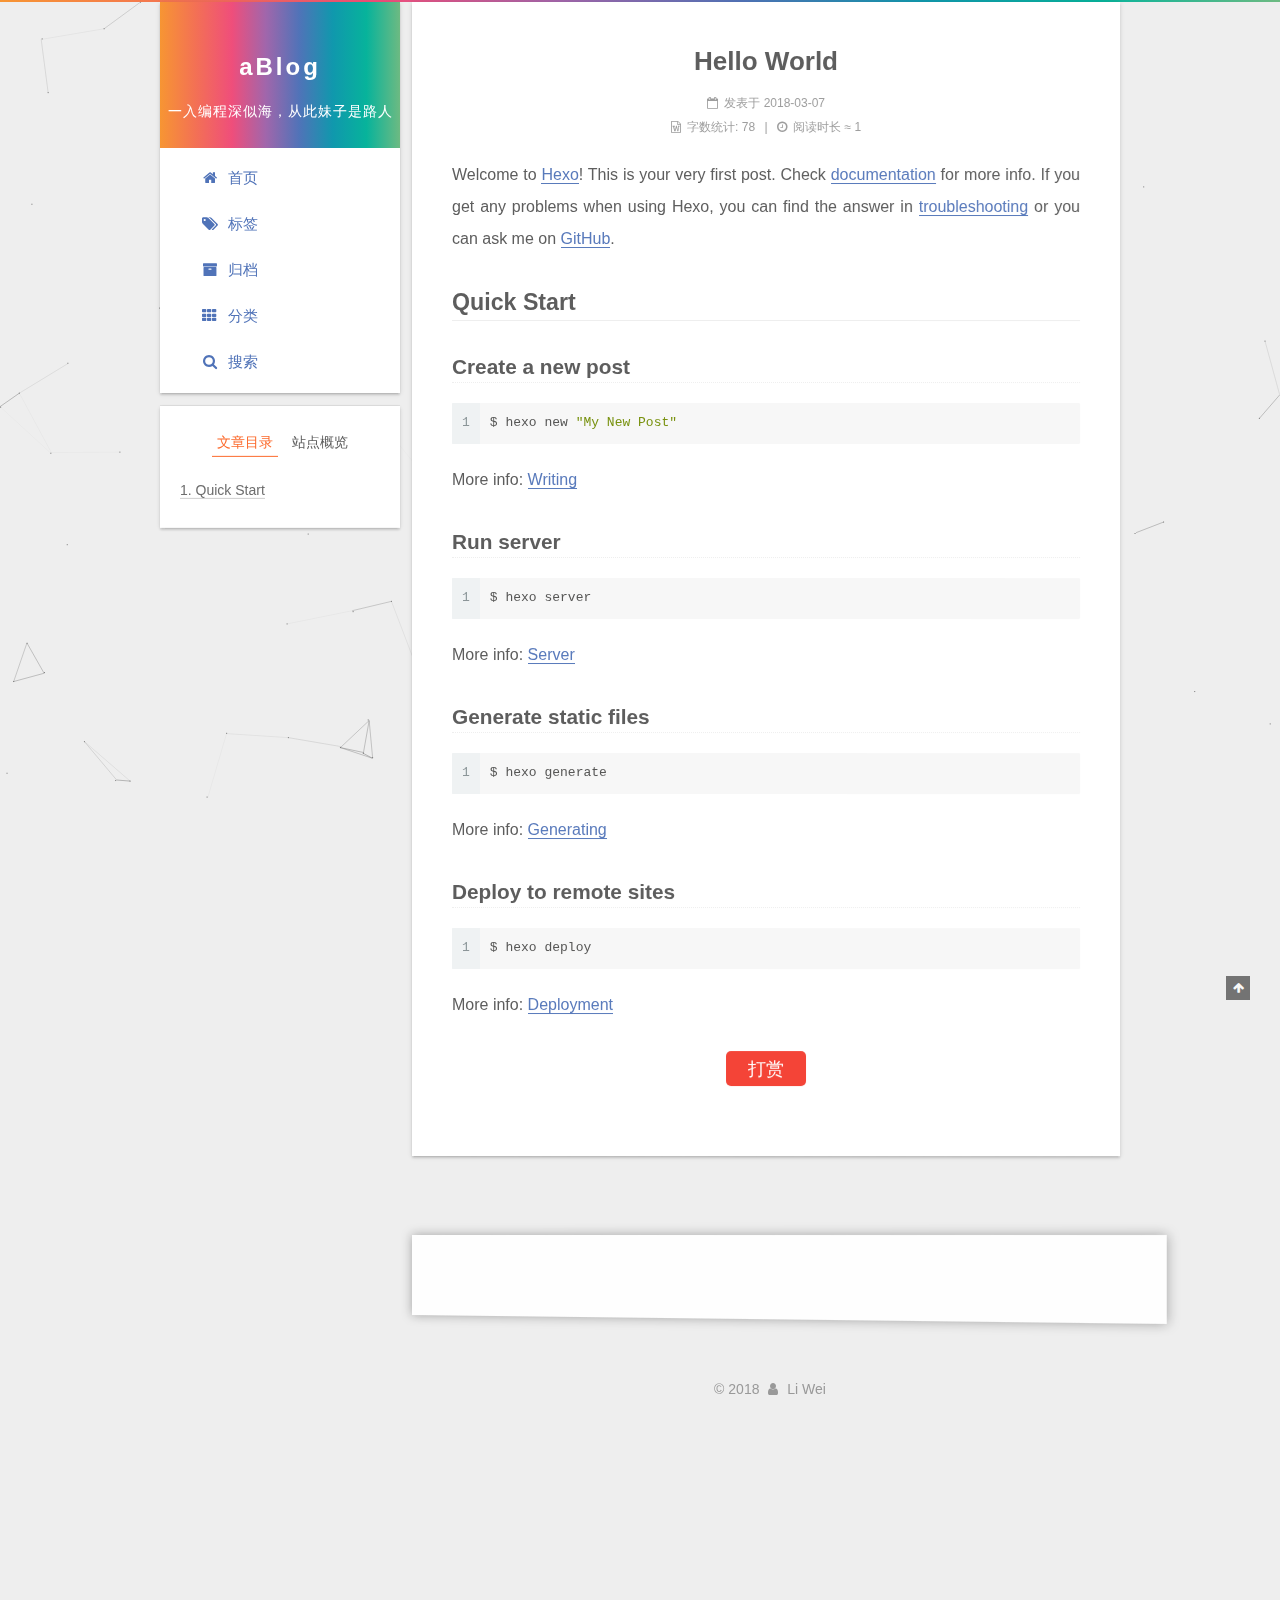
<file: 2018/03/07/hello-world/index.html>
<!DOCTYPE html>



  


<html class="theme-next gemini use-motion" lang="zh-Hans">
<head>
  <meta charset="UTF-8"/>
<meta http-equiv="X-UA-Compatible" content="IE=edge" />
<meta name="viewport" content="width=device-width, initial-scale=1, maximum-scale=1"/>
<meta name="theme-color" content="#222">



  
  
    
    
  <script src="/lib/pace/pace.min.js?v=1.0.2"></script>
  <link href="/lib/pace/pace-theme-flash.min.css?v=1.0.2" rel="stylesheet">


<script>
    (function(){
        if(''){
            if (prompt('请输入文章密码') !== ''){
                alert('密码错误！');
                history.back();
            }
        }
    })();
</script>





<meta http-equiv="Cache-Control" content="no-transform" />
<meta http-equiv="Cache-Control" content="no-siteapp" />



  <meta name="google-site-verification" content="zFL5qTC4N2RvO-E1a_s3TCB3DnudsDKdXQVK_5XDVFU" />














  
  
  <link href="/lib/fancybox/source/jquery.fancybox.css?v=2.1.5" rel="stylesheet" type="text/css" />







<link href="/lib/font-awesome/css/font-awesome.min.css?v=4.6.2" rel="stylesheet" type="text/css" />

<link href="/css/main.css?v=5.1.4" rel="stylesheet" type="text/css" />


  <link rel="apple-touch-icon" sizes="180x180" href="/images/apple-touch-icon-next.png?v=5.1.4">


  <link rel="icon" type="image/png" sizes="32x32" href="/favicon.ico?v=5.1.4">


  <link rel="icon" type="image/png" sizes="16x16" href="/favicon.ico?v=5.1.4">


  <link rel="mask-icon" href="/images/logo.svg?v=5.1.4" color="#222">





  <meta name="keywords" content="Web, Develop" />





  <link rel="alternate" href="/atom.xml" title="aBlog" type="application/atom+xml" />






<meta name="description" content="Welcome to Hexo! This is your very first post. Check documentation for more info. If you get any problems when using Hexo, you can find the answer in troubleshooting or you can ask me on GitHub. Quick">
<meta property="og:type" content="article">
<meta property="og:title" content="Hello World">
<meta property="og:url" content="https://lwsgh.github.io/2018/03/07/hello-world/index.html">
<meta property="og:site_name" content="aBlog">
<meta property="og:description" content="Welcome to Hexo! This is your very first post. Check documentation for more info. If you get any problems when using Hexo, you can find the answer in troubleshooting or you can ask me on GitHub. Quick">
<meta property="og:locale" content="zh-Hans">
<meta property="og:updated_time" content="2018-03-07T03:17:45.460Z">
<meta name="twitter:card" content="summary">
<meta name="twitter:title" content="Hello World">
<meta name="twitter:description" content="Welcome to Hexo! This is your very first post. Check documentation for more info. If you get any problems when using Hexo, you can find the answer in troubleshooting or you can ask me on GitHub. Quick">



<script type="text/javascript" id="hexo.configurations">
  var NexT = window.NexT || {};
  var CONFIG = {
    root: '/',
    scheme: 'Gemini',
    version: '5.1.4',
    sidebar: {"position":"left","display":"hide","offset":12,"b2t":false,"scrollpercent":false,"onmobile":false},
    fancybox: true,
    tabs: true,
    motion: {"enable":true,"async":true,"transition":{"post_block":"perspectiveLeftIn","post_header":"fadeIn","post_body":"fadeIn","coll_header":"perspectiveLeftIn","sidebar":"slideUpIn"}},
    duoshuo: {
      userId: '0',
      author: '博主'
    },
    algolia: {
      applicationID: '',
      apiKey: '',
      indexName: '',
      hits: {"per_page":10},
      labels: {"input_placeholder":"Search for Posts","hits_empty":"We didn't find any results for the search: ${query}","hits_stats":"${hits} results found in ${time} ms"}
    }
  };
</script>



  <link rel="canonical" href="https://lwsgh.github.io/2018/03/07/hello-world/"/>





  <title>Hello World | aBlog</title>
  




<script>
  (function(i,s,o,g,r,a,m){i['GoogleAnalyticsObject']=r;i[r]=i[r]||function(){
            (i[r].q=i[r].q||[]).push(arguments)},i[r].l=1*new Date();a=s.createElement(o),
          m=s.getElementsByTagName(o)[0];a.async=1;a.src=g;m.parentNode.insertBefore(a,m)
  })(window,document,'script','https://www.google-analytics.com/analytics.js','ga');
  ga('create', 'UA-81720655-1', 'auto');
  ga('send', 'pageview');
</script>





</head>

<body itemscope itemtype="http://schema.org/WebPage" lang="zh-Hans">

  
  
    
  

  <div class="container sidebar-position-left page-post-detail">
    <div class="headband"></div>

    <header id="header" class="header" itemscope itemtype="http://schema.org/WPHeader">
      <div class="header-inner"><div class="site-brand-wrapper">
  <div class="site-meta ">
    

    <div class="custom-logo-site-title">
      <a href="/"  class="brand" rel="start">
        <span class="logo-line-before"><i></i></span>
        <span class="site-title">aBlog</span>
        <span class="logo-line-after"><i></i></span>
      </a>
    </div>
      
        <p class="site-subtitle">一入编程深似海，从此妹子是路人</p>
      
  </div>

  <div class="site-nav-toggle">
    <button>
      <span class="btn-bar"></span>
      <span class="btn-bar"></span>
      <span class="btn-bar"></span>
    </button>
  </div>
</div>

<nav class="site-nav">
  

  
    <ul id="menu" class="menu">
      
        
        <li class="menu-item menu-item-home">
          <a href="/" rel="section">
            
              <i class="menu-item-icon fa fa-fw fa-home"></i> <br />
            
            首页
          </a>
        </li>
      
        
        <li class="menu-item menu-item-tags">
          <a href="/tags/" rel="section">
            
              <i class="menu-item-icon fa fa-fw fa-tags"></i> <br />
            
            标签
          </a>
        </li>
      
        
        <li class="menu-item menu-item-archives">
          <a href="/archives/" rel="section">
            
              <i class="menu-item-icon fa fa-fw fa-archive"></i> <br />
            
            归档
          </a>
        </li>
      
        
        <li class="menu-item menu-item-categories">
          <a href="/categories/" rel="section">
            
              <i class="menu-item-icon fa fa-fw fa-th"></i> <br />
            
            分类
          </a>
        </li>
      

      
        <li class="menu-item menu-item-search">
          
            <a href="javascript:;" class="popup-trigger">
          
            
              <i class="menu-item-icon fa fa-search fa-fw"></i> <br />
            
            搜索
          </a>
        </li>
      
    </ul>
  

  
    <div class="site-search">
      
  <div class="popup search-popup local-search-popup">
  <div class="local-search-header clearfix">
    <span class="search-icon">
      <i class="fa fa-search"></i>
    </span>
    <span class="popup-btn-close">
      <i class="fa fa-times-circle"></i>
    </span>
    <div class="local-search-input-wrapper">
      <input autocomplete="off"
             placeholder="搜索..." spellcheck="false"
             type="text" id="local-search-input">
    </div>
  </div>
  <div id="local-search-result"></div>
</div>



    </div>
  
</nav>



 </div>
    </header>

    <main id="main" class="main">
      <div class="main-inner">
        <div class="content-wrap">
          <div id="content" class="content">
            

  <div id="posts" class="posts-expand">
    

  

  
  
  

  <article class="post post-type-normal" itemscope itemtype="http://schema.org/Article">
  
  
  
  <div class="post-block">
    <link itemprop="mainEntityOfPage" href="https://lwsgh.github.io/2018/03/07/hello-world/">

    <span hidden itemprop="author" itemscope itemtype="http://schema.org/Person">
      <meta itemprop="name" content="Li Wei">
      <meta itemprop="description" content="">
      <meta itemprop="image" content="/uploads/avatar.png">
    </span>

    <span hidden itemprop="publisher" itemscope itemtype="http://schema.org/Organization">
      <meta itemprop="name" content="aBlog">
    </span>

    
      <header class="post-header">

        
        
          <h1 class="post-title" itemprop="name headline">Hello World</h1>
        

        <div class="post-meta">
          <span class="post-time">
            
              <span class="post-meta-item-icon">
                <i class="fa fa-calendar-o"></i>
              </span>
              
                <span class="post-meta-item-text">发表于</span>
              
              <time title="创建于" itemprop="dateCreated datePublished" datetime="2018-03-07T11:17:45+08:00">
                2018-03-07
              </time>
            

            

            
          </span>

          

          
            
          

          
          

          

          
            <div class="post-wordcount">
              
                
                <span class="post-meta-item-icon">
                  <i class="fa fa-file-word-o"></i>
                </span>
                
                  <span class="post-meta-item-text">字数统计&#58;</span>
                
                <span title="字数统计">
                  78
                </span>
              

              
                <span class="post-meta-divider">|</span>
              

              
                <span class="post-meta-item-icon">
                  <i class="fa fa-clock-o"></i>
                </span>
                
                  <span class="post-meta-item-text">阅读时长 &asymp;</span>
                
                <span title="阅读时长">
                  1
                </span>
              
            </div>
          

          

        </div>
      </header>
    

    
    
    
    <div class="post-body" itemprop="articleBody">

      
      

      
        <p>Welcome to <a href="https://hexo.io/" target="_blank" rel="noopener">Hexo</a>! This is your very first post. Check <a href="https://hexo.io/docs/" target="_blank" rel="noopener">documentation</a> for more info. If you get any problems when using Hexo, you can find the answer in <a href="https://hexo.io/docs/troubleshooting.html" target="_blank" rel="noopener">troubleshooting</a> or you can ask me on <a href="https://github.com/hexojs/hexo/issues" target="_blank" rel="noopener">GitHub</a>.</p>
<h2 id="Quick-Start"><a href="#Quick-Start" class="headerlink" title="Quick Start"></a>Quick Start</h2><h3 id="Create-a-new-post"><a href="#Create-a-new-post" class="headerlink" title="Create a new post"></a>Create a new post</h3><figure class="highlight bash"><table><tr><td class="gutter"><pre><span class="line">1</span><br></pre></td><td class="code"><pre><span class="line">$ hexo new <span class="string">"My New Post"</span></span><br></pre></td></tr></table></figure>
<p>More info: <a href="https://hexo.io/docs/writing.html" target="_blank" rel="noopener">Writing</a></p>
<h3 id="Run-server"><a href="#Run-server" class="headerlink" title="Run server"></a>Run server</h3><figure class="highlight bash"><table><tr><td class="gutter"><pre><span class="line">1</span><br></pre></td><td class="code"><pre><span class="line">$ hexo server</span><br></pre></td></tr></table></figure>
<p>More info: <a href="https://hexo.io/docs/server.html" target="_blank" rel="noopener">Server</a></p>
<h3 id="Generate-static-files"><a href="#Generate-static-files" class="headerlink" title="Generate static files"></a>Generate static files</h3><figure class="highlight bash"><table><tr><td class="gutter"><pre><span class="line">1</span><br></pre></td><td class="code"><pre><span class="line">$ hexo generate</span><br></pre></td></tr></table></figure>
<p>More info: <a href="https://hexo.io/docs/generating.html" target="_blank" rel="noopener">Generating</a></p>
<h3 id="Deploy-to-remote-sites"><a href="#Deploy-to-remote-sites" class="headerlink" title="Deploy to remote sites"></a>Deploy to remote sites</h3><figure class="highlight bash"><table><tr><td class="gutter"><pre><span class="line">1</span><br></pre></td><td class="code"><pre><span class="line">$ hexo deploy</span><br></pre></td></tr></table></figure>
<p>More info: <a href="https://hexo.io/docs/deployment.html" target="_blank" rel="noopener">Deployment</a></p>

      
    </div>
    
    
    

    

    
      <div>
        <div style="padding: 10px 0; margin: 20px auto; width: 90%; text-align: center;">
  <div></div>
  <button id="rewardButton" disable="enable" onclick="var qr = document.getElementById('QR'); if (qr.style.display === 'none') {qr.style.display='block';} else {qr.style.display='none'}">
    <span>打赏</span>
  </button>
  <div id="QR" style="display: none;">

    
      <div id="wechat" style="display: inline-block">
        <img id="wechat_qr" src="/uploads/wechatpay.jpg" alt="Li Wei 微信支付"/>
        <p>微信支付</p>
      </div>
    

    
      <div id="alipay" style="display: inline-block">
        <img id="alipay_qr" src="/uploads/alipay.jpg" alt="Li Wei 支付宝"/>
        <p>支付宝</p>
      </div>
    

    

  </div>
</div>

      </div>
    

    

    <footer class="post-footer">
      

      
      
      

      

      
      
    </footer>
  </div>
  
  
  
  </article>



    <div class="post-spread">
      
    </div>
  </div>


          </div>
          


          

  
    <div class="comments" id="comments">
      <div id="lv-container" data-id="city" data-uid="MTAyMC8yNzg3Mi80NDQ5"></div>
    </div>

  



        </div>
        
          
  
  <div class="sidebar-toggle">
    <div class="sidebar-toggle-line-wrap">
      <span class="sidebar-toggle-line sidebar-toggle-line-first"></span>
      <span class="sidebar-toggle-line sidebar-toggle-line-middle"></span>
      <span class="sidebar-toggle-line sidebar-toggle-line-last"></span>
    </div>
  </div>

  <aside id="sidebar" class="sidebar">
    
    <div class="sidebar-inner">

      

      
        <ul class="sidebar-nav motion-element">
          <li class="sidebar-nav-toc sidebar-nav-active" data-target="post-toc-wrap">
            文章目录
          </li>
          <li class="sidebar-nav-overview" data-target="site-overview-wrap">
            站点概览
          </li>
        </ul>
      

      <section class="site-overview-wrap sidebar-panel">
        <div class="site-overview">
          <div class="site-author motion-element" itemprop="author" itemscope itemtype="http://schema.org/Person">
            
              <img class="site-author-image" itemprop="image"
                src="/uploads/avatar.png"
                alt="Li Wei" />
            
              <p class="site-author-name" itemprop="name">Li Wei</p>
              <p class="site-description motion-element" itemprop="description">Coding 有风险，入行需谨慎</p>
          </div>

          <nav class="site-state motion-element">

            
              <div class="site-state-item site-state-posts">
              
                <a href="/archives/">
              
                  <span class="site-state-item-count">1</span>
                  <span class="site-state-item-name">日志</span>
                </a>
              </div>
            

            

            

          </nav>

          
            <div class="feed-link motion-element">
              <a href="/atom.xml" rel="alternate">
                <i class="fa fa-rss"></i>
                RSS
              </a>
            </div>
          

          
            <div class="links-of-author motion-element">
                
                  <span class="links-of-author-item">
                    <a href="https://github.com/lwsgh" target="_blank" title="GitHub">
                      
                        <i class="fa fa-fw fa-github"></i>GitHub</a>
                  </span>
                
                  <span class="links-of-author-item">
                    <a href="mailto:liwei.crazy@gmail.com" target="_blank" title="E-Mail">
                      
                        <i class="fa fa-fw fa-envelope"></i>E-Mail</a>
                  </span>
                
            </div>
          

          
          
            <div class="cc-license motion-element" itemprop="license">
              <a href="https://creativecommons.org/licenses/by-nc-sa/4.0/" class="cc-opacity" target="_blank">
                <img src="/images/cc-by-nc-sa.svg" alt="Creative Commons" />
              </a>
            </div>
          

          
          

          

        </div>
      </section>

      
      <!--noindex-->
        <section class="post-toc-wrap motion-element sidebar-panel sidebar-panel-active">
          <div class="post-toc">

            
              
            

            
              <div class="post-toc-content"><ol class="nav"><li class="nav-item nav-level-2"><a class="nav-link" href="#Quick-Start"><span class="nav-number">1.</span> <span class="nav-text">Quick Start</span></a><ol class="nav-child"><li class="nav-item nav-level-3"><a class="nav-link" href="#Create-a-new-post"><span class="nav-number">1.1.</span> <span class="nav-text">Create a new post</span></a></li><li class="nav-item nav-level-3"><a class="nav-link" href="#Run-server"><span class="nav-number">1.2.</span> <span class="nav-text">Run server</span></a></li><li class="nav-item nav-level-3"><a class="nav-link" href="#Generate-static-files"><span class="nav-number">1.3.</span> <span class="nav-text">Generate static files</span></a></li><li class="nav-item nav-level-3"><a class="nav-link" href="#Deploy-to-remote-sites"><span class="nav-number">1.4.</span> <span class="nav-text">Deploy to remote sites</span></a></li></ol></li></ol></div>
            

          </div>
        </section>
      <!--/noindex-->
      

      

    </div>
  </aside>


        
      </div>
    </main>

    <footer id="footer" class="footer">
      <div class="footer-inner">
        <div class="copyright">&copy; <span itemprop="copyrightYear">2018</span>
  <span class="with-love">
    <i class="fa fa-user"></i>
  </span>
  <span class="author" itemprop="copyrightHolder">Li Wei</span>

  
</div>









        







        
      </div>
    </footer>

    
      <div class="back-to-top">
        <i class="fa fa-arrow-up"></i>
        
      </div>
    

    

  </div>

  

<script type="text/javascript">
  if (Object.prototype.toString.call(window.Promise) !== '[object Function]') {
    window.Promise = null;
  }
</script>









  


  











  
  
    <script type="text/javascript" src="/lib/jquery/index.js?v=2.1.3"></script>
  

  
  
    <script type="text/javascript" src="/lib/fastclick/lib/fastclick.min.js?v=1.0.6"></script>
  

  
  
    <script type="text/javascript" src="/lib/jquery_lazyload/jquery.lazyload.js?v=1.9.7"></script>
  

  
  
    <script type="text/javascript" src="/lib/velocity/velocity.min.js?v=1.2.1"></script>
  

  
  
    <script type="text/javascript" src="/lib/velocity/velocity.ui.min.js?v=1.2.1"></script>
  

  
  
    <script type="text/javascript" src="/lib/fancybox/source/jquery.fancybox.pack.js?v=2.1.5"></script>
  

  
  
    <script type="text/javascript" src="/lib/canvas-nest/canvas-nest.min.js"></script>
  


  


  <script type="text/javascript" src="/js/src/utils.js?v=5.1.4"></script>

  <script type="text/javascript" src="/js/src/motion.js?v=5.1.4"></script>



  
  


  <script type="text/javascript" src="/js/src/affix.js?v=5.1.4"></script>

  <script type="text/javascript" src="/js/src/schemes/pisces.js?v=5.1.4"></script>



  
  <script type="text/javascript" src="/js/src/scrollspy.js?v=5.1.4"></script>
<script type="text/javascript" src="/js/src/post-details.js?v=5.1.4"></script>



  


  <script type="text/javascript" src="/js/src/bootstrap.js?v=5.1.4"></script>



  


  




	





  





  
    <script type="text/javascript">
      (function(d, s) {
        var j, e = d.getElementsByTagName(s)[0];
        if (typeof LivereTower === 'function') { return; }
        j = d.createElement(s);
        j.src = 'https://cdn-city.livere.com/js/embed.dist.js';
        j.async = true;
        e.parentNode.insertBefore(j, e);
      })(document, 'script');
    </script>
  












  

  <script type="text/javascript">
    // Popup Window;
    var isfetched = false;
    var isXml = true;
    // Search DB path;
    var search_path = "search.xml";
    if (search_path.length === 0) {
      search_path = "search.xml";
    } else if (/json$/i.test(search_path)) {
      isXml = false;
    }
    var path = "/" + search_path;
    // monitor main search box;

    var onPopupClose = function (e) {
      $('.popup').hide();
      $('#local-search-input').val('');
      $('.search-result-list').remove();
      $('#no-result').remove();
      $(".local-search-pop-overlay").remove();
      $('body').css('overflow', '');
    }

    function proceedsearch() {
      $("body")
        .append('<div class="search-popup-overlay local-search-pop-overlay"></div>')
        .css('overflow', 'hidden');
      $('.search-popup-overlay').click(onPopupClose);
      $('.popup').toggle();
      var $localSearchInput = $('#local-search-input');
      $localSearchInput.attr("autocapitalize", "none");
      $localSearchInput.attr("autocorrect", "off");
      $localSearchInput.focus();
    }

    // search function;
    var searchFunc = function(path, search_id, content_id) {
      'use strict';

      // start loading animation
      $("body")
        .append('<div class="search-popup-overlay local-search-pop-overlay">' +
          '<div id="search-loading-icon">' +
          '<i class="fa fa-spinner fa-pulse fa-5x fa-fw"></i>' +
          '</div>' +
          '</div>')
        .css('overflow', 'hidden');
      $("#search-loading-icon").css('margin', '20% auto 0 auto').css('text-align', 'center');

      $.ajax({
        url: path,
        dataType: isXml ? "xml" : "json",
        async: true,
        success: function(res) {
          // get the contents from search data
          isfetched = true;
          $('.popup').detach().appendTo('.header-inner');
          var datas = isXml ? $("entry", res).map(function() {
            return {
              title: $("title", this).text(),
              content: $("content",this).text(),
              url: $("url" , this).text()
            };
          }).get() : res;
          var input = document.getElementById(search_id);
          var resultContent = document.getElementById(content_id);
          var inputEventFunction = function() {
            var searchText = input.value.trim().toLowerCase();
            var keywords = searchText.split(/[\s\-]+/);
            if (keywords.length > 1) {
              keywords.push(searchText);
            }
            var resultItems = [];
            if (searchText.length > 0) {
              // perform local searching
              datas.forEach(function(data) {
                var isMatch = false;
                var hitCount = 0;
                var searchTextCount = 0;
                var title = data.title.trim();
                var titleInLowerCase = title.toLowerCase();
                var content = data.content.trim().replace(/<[^>]+>/g,"");
                var contentInLowerCase = content.toLowerCase();
                var articleUrl = decodeURIComponent(data.url);
                var indexOfTitle = [];
                var indexOfContent = [];
                // only match articles with not empty titles
                if(title != '') {
                  keywords.forEach(function(keyword) {
                    function getIndexByWord(word, text, caseSensitive) {
                      var wordLen = word.length;
                      if (wordLen === 0) {
                        return [];
                      }
                      var startPosition = 0, position = [], index = [];
                      if (!caseSensitive) {
                        text = text.toLowerCase();
                        word = word.toLowerCase();
                      }
                      while ((position = text.indexOf(word, startPosition)) > -1) {
                        index.push({position: position, word: word});
                        startPosition = position + wordLen;
                      }
                      return index;
                    }

                    indexOfTitle = indexOfTitle.concat(getIndexByWord(keyword, titleInLowerCase, false));
                    indexOfContent = indexOfContent.concat(getIndexByWord(keyword, contentInLowerCase, false));
                  });
                  if (indexOfTitle.length > 0 || indexOfContent.length > 0) {
                    isMatch = true;
                    hitCount = indexOfTitle.length + indexOfContent.length;
                  }
                }

                // show search results

                if (isMatch) {
                  // sort index by position of keyword

                  [indexOfTitle, indexOfContent].forEach(function (index) {
                    index.sort(function (itemLeft, itemRight) {
                      if (itemRight.position !== itemLeft.position) {
                        return itemRight.position - itemLeft.position;
                      } else {
                        return itemLeft.word.length - itemRight.word.length;
                      }
                    });
                  });

                  // merge hits into slices

                  function mergeIntoSlice(text, start, end, index) {
                    var item = index[index.length - 1];
                    var position = item.position;
                    var word = item.word;
                    var hits = [];
                    var searchTextCountInSlice = 0;
                    while (position + word.length <= end && index.length != 0) {
                      if (word === searchText) {
                        searchTextCountInSlice++;
                      }
                      hits.push({position: position, length: word.length});
                      var wordEnd = position + word.length;

                      // move to next position of hit

                      index.pop();
                      while (index.length != 0) {
                        item = index[index.length - 1];
                        position = item.position;
                        word = item.word;
                        if (wordEnd > position) {
                          index.pop();
                        } else {
                          break;
                        }
                      }
                    }
                    searchTextCount += searchTextCountInSlice;
                    return {
                      hits: hits,
                      start: start,
                      end: end,
                      searchTextCount: searchTextCountInSlice
                    };
                  }

                  var slicesOfTitle = [];
                  if (indexOfTitle.length != 0) {
                    slicesOfTitle.push(mergeIntoSlice(title, 0, title.length, indexOfTitle));
                  }

                  var slicesOfContent = [];
                  while (indexOfContent.length != 0) {
                    var item = indexOfContent[indexOfContent.length - 1];
                    var position = item.position;
                    var word = item.word;
                    // cut out 100 characters
                    var start = position - 20;
                    var end = position + 80;
                    if(start < 0){
                      start = 0;
                    }
                    if (end < position + word.length) {
                      end = position + word.length;
                    }
                    if(end > content.length){
                      end = content.length;
                    }
                    slicesOfContent.push(mergeIntoSlice(content, start, end, indexOfContent));
                  }

                  // sort slices in content by search text's count and hits' count

                  slicesOfContent.sort(function (sliceLeft, sliceRight) {
                    if (sliceLeft.searchTextCount !== sliceRight.searchTextCount) {
                      return sliceRight.searchTextCount - sliceLeft.searchTextCount;
                    } else if (sliceLeft.hits.length !== sliceRight.hits.length) {
                      return sliceRight.hits.length - sliceLeft.hits.length;
                    } else {
                      return sliceLeft.start - sliceRight.start;
                    }
                  });

                  // select top N slices in content

                  var upperBound = parseInt('1');
                  if (upperBound >= 0) {
                    slicesOfContent = slicesOfContent.slice(0, upperBound);
                  }

                  // highlight title and content

                  function highlightKeyword(text, slice) {
                    var result = '';
                    var prevEnd = slice.start;
                    slice.hits.forEach(function (hit) {
                      result += text.substring(prevEnd, hit.position);
                      var end = hit.position + hit.length;
                      result += '<b class="search-keyword">' + text.substring(hit.position, end) + '</b>';
                      prevEnd = end;
                    });
                    result += text.substring(prevEnd, slice.end);
                    return result;
                  }

                  var resultItem = '';

                  if (slicesOfTitle.length != 0) {
                    resultItem += "<li><a href='" + articleUrl + "' class='search-result-title'>" + highlightKeyword(title, slicesOfTitle[0]) + "</a>";
                  } else {
                    resultItem += "<li><a href='" + articleUrl + "' class='search-result-title'>" + title + "</a>";
                  }

                  slicesOfContent.forEach(function (slice) {
                    resultItem += "<a href='" + articleUrl + "'>" +
                      "<p class=\"search-result\">" + highlightKeyword(content, slice) +
                      "...</p>" + "</a>";
                  });

                  resultItem += "</li>";
                  resultItems.push({
                    item: resultItem,
                    searchTextCount: searchTextCount,
                    hitCount: hitCount,
                    id: resultItems.length
                  });
                }
              })
            };
            if (keywords.length === 1 && keywords[0] === "") {
              resultContent.innerHTML = '<div id="no-result"><i class="fa fa-search fa-5x" /></div>'
            } else if (resultItems.length === 0) {
              resultContent.innerHTML = '<div id="no-result"><i class="fa fa-frown-o fa-5x" /></div>'
            } else {
              resultItems.sort(function (resultLeft, resultRight) {
                if (resultLeft.searchTextCount !== resultRight.searchTextCount) {
                  return resultRight.searchTextCount - resultLeft.searchTextCount;
                } else if (resultLeft.hitCount !== resultRight.hitCount) {
                  return resultRight.hitCount - resultLeft.hitCount;
                } else {
                  return resultRight.id - resultLeft.id;
                }
              });
              var searchResultList = '<ul class=\"search-result-list\">';
              resultItems.forEach(function (result) {
                searchResultList += result.item;
              })
              searchResultList += "</ul>";
              resultContent.innerHTML = searchResultList;
            }
          }

          if ('auto' === 'auto') {
            input.addEventListener('input', inputEventFunction);
          } else {
            $('.search-icon').click(inputEventFunction);
            input.addEventListener('keypress', function (event) {
              if (event.keyCode === 13) {
                inputEventFunction();
              }
            });
          }

          // remove loading animation
          $(".local-search-pop-overlay").remove();
          $('body').css('overflow', '');

          proceedsearch();
        }
      });
    }

    // handle and trigger popup window;
    $('.popup-trigger').click(function(e) {
      e.stopPropagation();
      if (isfetched === false) {
        searchFunc(path, 'local-search-input', 'local-search-result');
      } else {
        proceedsearch();
      };
    });

    $('.popup-btn-close').click(onPopupClose);
    $('.popup').click(function(e){
      e.stopPropagation();
    });
    $(document).on('keyup', function (event) {
      var shouldDismissSearchPopup = event.which === 27 &&
        $('.search-popup').is(':visible');
      if (shouldDismissSearchPopup) {
        onPopupClose();
      }
    });
  </script>





  

  

  
<script>
(function(){
    var bp = document.createElement('script');
    var curProtocol = window.location.protocol.split(':')[0];
    if (curProtocol === 'https') {
        bp.src = 'https://zz.bdstatic.com/linksubmit/push.js';        
    }
    else {
        bp.src = 'http://push.zhanzhang.baidu.com/push.js';
    }
    var s = document.getElementsByTagName("script")[0];
    s.parentNode.insertBefore(bp, s);
})();
</script>


  
  
  
  <link rel="stylesheet" href="/lib/needsharebutton/needsharebutton.css">

  
  
  <script src="/lib/needsharebutton/needsharebutton.js"></script>

  <script>
    
    
  </script>

  

  

  

  


  <!-- 页面点击小红心 -->
  
    <script type="text/javascript" src="/js/src/love.js"></script>
  
</body>
</html>
</file>
<file: lib/needsharebutton/needsharebutton.css>
/***********************************************
  needShareButton
  - Version 1.0.0
  - Copyright 2015 Dzmitry Vasileuski
  - Licensed under MIT (http://opensource.org/licenses/MIT)
***********************************************/
/* Social icons font
***********************************************/
@import url('font-embedded.css');
.need-share-button {
  position: relative;
}
.need-share-button-opened {
  position: relative;
}
.need-share-button-opened img.need-share-wechat-code-image {
  display: block;

  width: 100%;
  max-width: 200px;
  margin: auto;
}
.need-share-button_dropdown {
  position: absolute;
  z-index: 10;

  visibility: hidden;
  overflow: hidden;

  width: 300px;

  font-size: 16px;

  -webkit-transition: .3s;
          transition: .3s;
  -webkit-transform: scale(.1);
      -ms-transform: scale(.1);
          transform: scale(.1);
  text-align: center;
  white-space: normal;

  opacity: 0;
  -webkit-border-radius: 4px;
          border-radius: 4px;
  background-color: #fff;
  -webkit-box-shadow: 0 0 2px rgba(0, 0, 0, .5);
          box-shadow: 0 0 2px rgba(0, 0, 0, .5);
}
.need-share-button-opened .need-share-button_dropdown {
  visibility: visible;

  -webkit-transform: scale(1);
      -ms-transform: scale(1);
          transform: scale(1);

  opacity: 1;
}
.need-share-button_dropdown-box-vertical,
.need-share-button_dropdown-box-horizontal {
  -webkit-border-radius: 0;
          border-radius: 0;
}
.need-share-button_dropdown-box-vertical {
  width: 50px;
}
.need-share-button_dropdown-box-horizontal {
  width: auto;

  white-space: nowrap;
}
.need-share-button_link {
  display: inline-block;

  width: 50px;
  height: 50px;

  line-height: 50px;

  cursor: pointer;
  text-align: center;
}
.need-share-button_link:hover {
  -webkit-transition: .3s;
          transition: .3s;

  opacity: .7;
}
/* Dropdown position
***********************************************/
.need-share-button_dropdown-top-left {
  right: 100%;
  bottom: 100%;

  margin-right: 10px;
  margin-bottom: 10px;
}
.need-share-button_dropdown-top-right {
  bottom: 100%;
  left: 100%;

  margin-bottom: 10px;
  margin-left: 10px;
}
.need-share-button_dropdown-top-center {
  bottom: 100%;
  left: 50%;

  margin-bottom: 10px;
}
.need-share-button_dropdown-middle-left {
  top: 50%;
  right: 100%;

  margin-right: 10px;
}
.need-share-button_dropdown-middle-right {
  top: 50%;
  left: 100%;

  margin-left: 10px;
}
.need-share-button_dropdown-bottom-left {
  top: 100%;
  right: 100%;

  margin-top: 10px;
  margin-right: 10px;
}
.need-share-button_dropdown-bottom-right {
  top: 100%;
  left: 100%;

  margin-top: 10px;
  margin-left: 10px;
}
.need-share-button_dropdown-bottom-center {
  top: 100%;
  left: 50%;

  margin-top: 10px;
}
/* Default theme
***********************************************/
.need-share-button-default {
  display: inline-block;

  margin-bottom: 0;
  padding: 6px 12px;

  font-size: 14px;
  line-height: 1.42857143;
  font-weight: 400;
  color: #333;

  cursor: pointer;
  -webkit-user-select: none;
     -moz-user-select: none;
      -ms-user-select: none;
          user-select: none;
  text-align: center;
  vertical-align: middle;

  border: 1px solid #ccc;
  -webkit-border-radius: 4px;
          border-radius: 4px;
  background-color: #fff;
}
/* Network buttons
***********************************************/
.need-share-button_wechat {
  color: #a2dc30;
}
.need-share-button_wechat.need-share-button_link-box {
  color: #fff;

  background: #a2dc30;
}
.need-share-button_weibo {
  color: #d52b2b;
}
.need-share-button_weibo.need-share-button_link-box {
  color: #fff;

  background: #d52b2b;
}
.need-share-button_douban {
  color: #072;
}
.need-share-button_douban:before {
  content: '豆';
}
.need-share-button_douban.need-share-button_link-box {
  color: #fff;

  background: #072;
}
.need-share-button_qqzone {
  color: #ffce00;
}
.need-share-button_qqzone.need-share-button_link-box {
  color: #fff;

  background: #ffce00;
}
.need-share-button_renren {
  color: #207cc5;
}
.need-share-button_renren.need-share-button_link-box {
  color: #fff;

  background: #207cc5;
}
.need-share-button_mailto {
  color: #efbe00;
}
.need-share-button_mailto.need-share-button_link-box {
  color: #fff;

  background: #efbe00;
}
.need-share-button_twitter {
  color: #00acec;
}
.need-share-button_twitter.need-share-button_link-box {
  color: #fff;

  background: #00acec;
}
.need-share-button_pinterest {
  color: #cd2027;
}
.need-share-button_pinterest.need-share-button_link-box {
  color: #fff;

  background: #cd2027;
}
.need-share-button_facebook {
  color: #3b5998;
}
.need-share-button_facebook.need-share-button_link-box {
  color: #fff;

  background: #3b5998;
}
.need-share-button_googleplus {
  color: #d44132;
}
.need-share-button_googleplus.need-share-button_link-box {
  color: #fff;

  background: #d44132;
}
.need-share-button_reddit {
  color: #000;
}
.need-share-button_reddit.need-share-button_link-box {
  color: #fff;

  background: #000;
}
.need-share-button_delicious {
  color: #000;
}
.need-share-button_delicious.need-share-button_link-box {
  color: #fff;

  background: #000;
}
.need-share-button_stumbleupon {
  color: #f04e23;
}
.need-share-button_stumbleupon.need-share-button_link-box {
  color: #fff;

  background: #f04e23;
}
.need-share-button_linkedin {
  color: #0085af;
}
.need-share-button_linkedin.need-share-button_link-box {
  color: #fff;

  background: #0085af;
}
.need-share-button_slashdot {
  color: #026664;
}
.need-share-button_slashdot.need-share-button_link-box {
  color: #fff;

  background: #026664;
}
.need-share-button_technorati {
  color: #49ae47;
}
.need-share-button_technorati.need-share-button_link-box {
  color: #fff;

  background: #49ae47;
}
.need-share-button_posterous {
  color: #795d31;
}
.need-share-button_posterous.need-share-button_link-box {
  color: #fff;

  background: #795d31;
}
.need-share-button_tumblr {
  color: #34465d;
}
.need-share-button_tumblr.need-share-button_link-box {
  color: #fff;

  background: #34465d;
}
.need-share-button_googlebookmarks {
  color: #fde331;
}
.need-share-button_googlebookmarks.need-share-button_link-box {
  color: #fff;

  background: #fde331;
}
.need-share-button_newsvine {
  color: #03652c;
}
.need-share-button_newsvine.need-share-button_link-box {
  color: #fff;

  background: #03652c;
}
.need-share-button_evernote {
  color: #79d626;
}
.need-share-button_evernote.need-share-button_link-box {
  color: #fff;

  background: #79d626;
}
.need-share-button_friendfeed {
  color: #b0cbe9;
}
.need-share-button_friendfeed.need-share-button_link-box {
  color: #fff;

  background: #b0cbe9;
}
.need-share-button_vkontakte {
  color: #4c75a3;
}
.need-share-button_vkontakte.need-share-button_link-box {
  color: #fff;

  background: #4c75a3;
}
.need-share-button_odnoklassniki {
  color: #ed812b;
}
.need-share-button_odnoklassniki.need-share-button_link-box {
  color: #fff;

  background: #ed812b;
}
.need-share-button_mailru {
  color: #f89c0e;
}
.need-share-button_mailru.need-share-button_link-box {
  color: #fff;

  background: #f89c0e;
}
</file>
<file: css/main.css>
/* normalize.css v3.0.2 | MIT License | git.io/normalize */
html {
  font-family: sans-serif; /* 1 */
  -ms-text-size-adjust: 100%; /* 2 */
  -webkit-text-size-adjust: 100%; /* 2 */
}
body {
  margin: 0;
}
article,
aside,
details,
figcaption,
figure,
footer,
header,
hgroup,
main,
menu,
nav,
section,
summary {
  display: block;
}
audio,
canvas,
progress,
video {
  display: inline-block; /* 1 */
  vertical-align: baseline; /* 2 */
}
audio:not([controls]) {
  display: none;
  height: 0;
}
[hidden],
template {
  display: none;
}
a {
  background-color: transparent;
}
a:active,
a:hover {
  outline: 0;
}
abbr[title] {
  border-bottom: 1px dotted;
}
b,
strong {
  font-weight: bold;
}
dfn {
  font-style: italic;
}
h1 {
  font-size: 2em;
  margin: 0.67em 0;
}
mark {
  background: #ff0;
  color: #000;
}
small {
  font-size: 80%;
}
sub,
sup {
  font-size: 75%;
  line-height: 0;
  position: relative;
  vertical-align: baseline;
}
sup {
  top: -0.5em;
}
sub {
  bottom: -0.25em;
}
img {
  border: 0;
}
svg:not(:root) {
  overflow: hidden;
}
figure {
  margin: 1em 40px;
}
hr {
  -moz-box-sizing: content-box;
  box-sizing: content-box;
  height: 0;
}
pre {
  overflow: auto;
}
code,
kbd,
pre,
samp {
  font-family: monospace, monospace;
  font-size: 1em;
}
button,
input,
optgroup,
select,
textarea {
  color: inherit; /* 1 */
  font: inherit; /* 2 */
  margin: 0; /* 3 */
}
button {
  overflow: visible;
}
button,
select {
  text-transform: none;
}
button,
html input[type="button"],
input[type="reset"],
input[type="submit"] {
  -webkit-appearance: button; /* 2 */
  cursor: pointer; /* 3 */
}
button[disabled],
html input[disabled] {
  cursor: default;
}
button::-moz-focus-inner,
input::-moz-focus-inner {
  border: 0;
  padding: 0;
}
input {
  line-height: normal;
}
input[type="checkbox"],
input[type="radio"] {
  box-sizing: border-box; /* 1 */
  padding: 0; /* 2 */
}
input[type="number"]::-webkit-inner-spin-button,
input[type="number"]::-webkit-outer-spin-button {
  height: auto;
}
input[type="search"] {
  -webkit-appearance: textfield; /* 1 */
  -moz-box-sizing: content-box;
  -webkit-box-sizing: content-box; /* 2 */
  box-sizing: content-box;
}
input[type="search"]::-webkit-search-cancel-button,
input[type="search"]::-webkit-search-decoration {
  -webkit-appearance: none;
}
fieldset {
  border: 1px solid #c0c0c0;
  margin: 0 2px;
  padding: 0.35em 0.625em 0.75em;
}
legend {
  border: 0; /* 1 */
  padding: 0; /* 2 */
}
textarea {
  overflow: auto;
}
optgroup {
  font-weight: bold;
}
table {
  border-collapse: collapse;
  border-spacing: 0;
}
td,
th {
  padding: 0;
}
::selection {
  background: #262a30;
  color: #fff;
}
body {
  position: relative;
  font-family: 'Lato', "PingFang SC", "Microsoft YaHei", sans-serif;
  font-size: 16px;
  line-height: 2;
  color: #555;
  background: #eee;
}
@media (max-width: 767px) {
  body {
    padding-right: 0 !important;
  }
}
@media (min-width: 768px) and (max-width: 991px) {
  body {
    padding-right: 0 !important;
  }
}
@media (min-width: 1600px) {
  body {
    font-size: 18px;
  }
}
h1,
h2,
h3,
h4,
h5,
h6 {
  margin: 0;
  padding: 0;
  font-weight: bold;
  line-height: 1.5;
  font-family: 'Lato', "PingFang SC", "Microsoft YaHei", sans-serif;
}
h2,
h3,
h4,
h5,
h6 {
  margin: 20px 0 15px;
}
h1 {
  font-size: 22px;
}
@media (max-width: 767px) {
  h1 {
    font-size: 18px;
  }
}
h2 {
  font-size: 20px;
}
@media (max-width: 767px) {
  h2 {
    font-size: 16px;
  }
}
h3 {
  font-size: 18px;
}
@media (max-width: 767px) {
  h3 {
    font-size: 14px;
  }
}
h4 {
  font-size: 16px;
}
@media (max-width: 767px) {
  h4 {
    font-size: 12px;
  }
}
h5 {
  font-size: 14px;
}
@media (max-width: 767px) {
  h5 {
    font-size: 10px;
  }
}
h6 {
  font-size: 12px;
}
@media (max-width: 767px) {
  h6 {
    font-size: 8px;
  }
}
p {
  margin: 0 0 20px 0;
}
a {
  color: #555;
  text-decoration: none;
  outline: none;
  border-bottom: 1px solid #999;
  word-wrap: break-word;
}
a:hover {
  color: #222;
  border-bottom-color: #222;
}
blockquote {
  margin: 0;
  padding: 0;
}
img {
  display: block;
  margin: auto;
  max-width: 100%;
  height: auto;
}
hr {
  margin: 40px 0;
  height: 3px;
  border: none;
  background-color: #ddd;
  background-image: repeating-linear-gradient(-45deg, #fff, #fff 4px, transparent 4px, transparent 8px);
}
blockquote {
  padding: 0 15px;
  color: #666;
  border-left: 4px solid #ddd;
}
blockquote cite::before {
  content: "-";
  padding: 0 5px;
}
dt {
  font-weight: 700;
}
dd {
  margin: 0;
  padding: 0;
}
kbd {
  border: 1px solid #ccc;
  border-radius: 0.2em;
  box-shadow: 0.1em 0.1em 0.2em rgba(0,0,0,0.1);
  background-color: #f9f9f9;
  font-family: inherit;
  background-image: -webkit-linear-gradient(top, #eee, #fff, #eee);
  padding: 0.1em 0.3em;
  white-space: nowrap;
}
.text-left {
  text-align: left;
}
.text-center {
  text-align: center;
}
.text-right {
  text-align: right;
}
.text-justify {
  text-align: justify;
}
.text-nowrap {
  white-space: nowrap;
}
.text-lowercase {
  text-transform: lowercase;
}
.text-uppercase {
  text-transform: uppercase;
}
.text-capitalize {
  text-transform: capitalize;
}
.center-block {
  display: block;
  margin-left: auto;
  margin-right: auto;
}
.clearfix:before,
.clearfix:after {
  content: " ";
  display: table;
}
.clearfix:after {
  clear: both;
}
.pullquote {
  width: 45%;
}
.pullquote.left {
  float: left;
  margin-left: 5px;
  margin-right: 10px;
}
.pullquote.right {
  float: right;
  margin-left: 10px;
  margin-right: 5px;
}
.affix.affix.affix {
  position: fixed;
}
.translation {
  margin-top: -20px;
  font-size: 14px;
  color: #999;
}
.scrollbar-measure {
  width: 100px;
  height: 100px;
  overflow: scroll;
  position: absolute;
  top: -9999px;
}
.use-motion .motion-element {
  opacity: 0;
}
table {
  margin: 20px 0;
  width: 100%;
  border-collapse: collapse;
  border-spacing: 0;
  border: 1px solid #ddd;
  font-size: 14px;
  table-layout: fixed;
  word-wrap: break-all;
}
table>tbody>tr:nth-of-type(odd) {
  background-color: #f9f9f9;
}
table>tbody>tr:hover {
  background-color: #f5f5f5;
}
caption,
th,
td {
  padding: 8px;
  text-align: left;
  vertical-align: middle;
  font-weight: normal;
}
th,
td {
  border-bottom: 3px solid #ddd;
  border-right: 1px solid #eee;
}
th {
  padding-bottom: 10px;
  font-weight: 700;
}
td {
  border-bottom-width: 1px;
}
html,
body {
  height: 100%;
}
.container {
  position: relative;
  min-height: 100%;
}
.header-inner {
  margin: 0 auto;
  padding: 100px 0 70px;
  width: calc(100% - 252px);
}
@media (min-width: 1600px) {
  .container .header-inner {
    width: 900px;
  }
}
.main {
  padding-bottom: 150px;
}
.main-inner {
  margin: 0 auto;
  width: calc(100% - 252px);
}
@media (min-width: 1600px) {
  .container .main-inner {
    width: 900px;
  }
}
.footer {
  position: absolute;
  left: 0;
  bottom: 0;
  width: 100%;
  min-height: 50px;
}
.footer-inner {
  box-sizing: border-box;
  margin: 20px auto;
  width: calc(100% - 252px);
}
@media (min-width: 1600px) {
  .container .footer-inner {
    width: 900px;
  }
}
pre,
.highlight {
  overflow: auto;
  margin: 20px 0;
  padding: 0;
  font-size: 13px;
  color: #4d4d4c;
  background: #f7f7f7;
  line-height: 1.6;
}
pre,
code {
  font-family: consolas, Menlo, "PingFang SC", "Microsoft YaHei", monospace;
}
code {
  padding: 2px 4px;
  word-wrap: break-word;
  color: #555;
  background: #eee;
  border-radius: 3px;
  font-size: 13px;
}
pre {
  padding: 10px;
}
pre code {
  padding: 0;
  color: #4d4d4c;
  background: none;
  text-shadow: none;
}
.highlight {
  border-radius: 1px;
}
.highlight pre {
  border: none;
  margin: 0;
  padding: 10px 0;
}
.highlight table {
  margin: 0;
  width: auto;
  border: none;
}
.highlight td {
  border: none;
  padding: 0;
}
.highlight figcaption {
  font-size: 1em;
  color: #4d4d4c;
  line-height: 1em;
  margin-bottom: 1em;
}
.highlight figcaption:before,
.highlight figcaption:after {
  content: " ";
  display: table;
}
.highlight figcaption:after {
  clear: both;
}
.highlight figcaption a {
  float: right;
  color: #4d4d4c;
}
.highlight figcaption a:hover {
  border-bottom-color: #4d4d4c;
}
.highlight .gutter pre {
  padding-left: 10px;
  padding-right: 10px;
  color: #869194;
  text-align: right;
  background-color: #eff2f3;
}
.highlight .code pre {
  width: 100%;
  padding-left: 10px;
  padding-right: 10px;
  background-color: #f7f7f7;
}
.highlight .line {
  height: 20px;
}
.gutter {
  -webkit-user-select: none;
  -moz-user-select: none;
  -ms-user-select: none;
  user-select: none;
}
.gist table {
  width: auto;
}
.gist table td {
  border: none;
}
pre .deletion {
  background: #fdd;
}
pre .addition {
  background: #dfd;
}
pre .meta {
  color: #8959a8;
}
pre .comment {
  color: #8e908c;
}
pre .variable,
pre .attribute,
pre .tag,
pre .regexp,
pre .ruby .constant,
pre .xml .tag .title,
pre .xml .pi,
pre .xml .doctype,
pre .html .doctype,
pre .css .id,
pre .css .class,
pre .css .pseudo {
  color: #c82829;
}
pre .number,
pre .preprocessor,
pre .built_in,
pre .literal,
pre .params,
pre .constant,
pre .command {
  color: #f5871f;
}
pre .ruby .class .title,
pre .css .rules .attribute,
pre .string,
pre .value,
pre .inheritance,
pre .header,
pre .ruby .symbol,
pre .xml .cdata,
pre .special,
pre .number,
pre .formula {
  color: #718c00;
}
pre .title,
pre .css .hexcolor {
  color: #3e999f;
}
pre .function,
pre .python .decorator,
pre .python .title,
pre .ruby .function .title,
pre .ruby .title .keyword,
pre .perl .sub,
pre .javascript .title,
pre .coffeescript .title {
  color: #4271ae;
}
pre .keyword,
pre .javascript .function {
  color: #8959a8;
}
.full-image.full-image.full-image.full-image {
  border: none;
  max-width: 100%;
  width: auto;
  margin: 20px auto 25px;
}
@media (min-width: 992px) {
  .full-image.full-image.full-image.full-image {
    max-width: none;
    width: 118%;
    margin: 0 -9%;
  }
}
.blockquote-center,
.page-home .post-type-quote blockquote,
.page-post-detail .post-type-quote blockquote {
  position: relative;
  margin: 40px 0;
  padding: 0;
  border-left: none;
  text-align: center;
}
.blockquote-center::before,
.page-home .post-type-quote blockquote::before,
.page-post-detail .post-type-quote blockquote::before,
.blockquote-center::after,
.page-home .post-type-quote blockquote::after,
.page-post-detail .post-type-quote blockquote::after {
  position: absolute;
  content: ' ';
  display: block;
  width: 100%;
  height: 24px;
  opacity: 0.2;
  background-repeat: no-repeat;
  background-position: 0 -6px;
  background-size: 22px 22px;
}
.blockquote-center::before,
.page-home .post-type-quote blockquote::before,
.page-post-detail .post-type-quote blockquote::before {
  top: -20px;
  background-image: url("../images/quote-l.svg");
  border-top: 1px solid #ccc;
}
.blockquote-center::after,
.page-home .post-type-quote blockquote::after,
.page-post-detail .post-type-quote blockquote::after {
  bottom: -20px;
  background-image: url("../images/quote-r.svg");
  border-bottom: 1px solid #ccc;
  background-position: 100% 8px;
}
.blockquote-center p,
.page-home .post-type-quote blockquote p,
.page-post-detail .post-type-quote blockquote p,
.blockquote-center div,
.page-home .post-type-quote blockquote div,
.page-post-detail .post-type-quote blockquote div {
  text-align: center;
}
.post .post-body .group-picture img {
  box-sizing: border-box;
  padding: 0 3px;
  border: none;
}
.post .group-picture-row {
  overflow: hidden;
  margin-top: 6px;
}
.post .group-picture-row:first-child {
  margin-top: 0;
}
.post .group-picture-column {
  float: left;
}
.page-post-detail .post-body .group-picture-column {
  float: none;
  margin-top: 10px;
  width: auto !important;
}
.page-post-detail .post-body .group-picture-column img {
  margin: 0 auto;
}
.page-archive .group-picture-container {
  overflow: hidden;
}
.page-archive .group-picture-row {
  float: left;
}
.page-archive .group-picture-row:first-child {
  margin-top: 6px;
}
.page-archive .group-picture-column {
  max-width: 150px;
  max-height: 150px;
}
.post-body .note {
  position: relative;
  padding: 15px;
  margin-bottom: 20px;
  border: initial;
  border-left: 3px solid #eee;
  background-color: #f9f9f9;
  border-radius: 3px;
}
.post-body .note h2,
.post-body .note h3,
.post-body .note h4,
.post-body .note h5,
.post-body .note h6 {
  margin-top: 0;
  margin-bottom: 0;
  border-bottom: initial;
  padding-top: 0 !important;
}
.post-body .note p:first-child,
.post-body .note ul:first-child,
.post-body .note ol:first-child,
.post-body .note table:first-child,
.post-body .note pre:first-child,
.post-body .note blockquote:first-child {
  margin-top: 0;
}
.post-body .note p:last-child,
.post-body .note ul:last-child,
.post-body .note ol:last-child,
.post-body .note table:last-child,
.post-body .note pre:last-child,
.post-body .note blockquote:last-child {
  margin-bottom: 0;
}
.post-body .note.default {
  background-color: #f7f7f7;
  border-left-color: #777;
}
.post-body .note.default h2,
.post-body .note.default h3,
.post-body .note.default h4,
.post-body .note.default h5,
.post-body .note.default h6 {
  color: #777;
}
.post-body .note.primary {
  background-color: #f5f0fa;
  border-left-color: #6f42c1;
}
.post-body .note.primary h2,
.post-body .note.primary h3,
.post-body .note.primary h4,
.post-body .note.primary h5,
.post-body .note.primary h6 {
  color: #6f42c1;
}
.post-body .note.info {
  background-color: #eef7fa;
  border-left-color: #428bca;
}
.post-body .note.info h2,
.post-body .note.info h3,
.post-body .note.info h4,
.post-body .note.info h5,
.post-body .note.info h6 {
  color: #428bca;
}
.post-body .note.success {
  background-color: #eff8f0;
  border-left-color: #5cb85c;
}
.post-body .note.success h2,
.post-body .note.success h3,
.post-body .note.success h4,
.post-body .note.success h5,
.post-body .note.success h6 {
  color: #5cb85c;
}
.post-body .note.warning {
  background-color: #fdf8ea;
  border-left-color: #f0ad4e;
}
.post-body .note.warning h2,
.post-body .note.warning h3,
.post-body .note.warning h4,
.post-body .note.warning h5,
.post-body .note.warning h6 {
  color: #f0ad4e;
}
.post-body .note.danger {
  background-color: #fcf1f2;
  border-left-color: #d9534f;
}
.post-body .note.danger h2,
.post-body .note.danger h3,
.post-body .note.danger h4,
.post-body .note.danger h5,
.post-body .note.danger h6 {
  color: #d9534f;
}
.post-body .label {
  display: inline;
  padding: 0 2px;
  white-space: nowrap;
}
.post-body .label.default {
  background-color: #f0f0f0;
}
.post-body .label.primary {
  background-color: #efe6f7;
}
.post-body .label.info {
  background-color: #e5f2f8;
}
.post-body .label.success {
  background-color: #e7f4e9;
}
.post-body .label.warning {
  background-color: #fcf6e1;
}
.post-body .label.danger {
  background-color: #fae8eb;
}
.post-body .tabs {
  position: relative;
  display: block;
  margin-bottom: 20px;
  padding-top: 10px;
}
.post-body .tabs ul.nav-tabs {
  margin: 0;
  padding: 0;
  display: flex;
  margin-bottom: -1px;
}
@media (max-width: 413px) {
  .post-body .tabs ul.nav-tabs {
    display: block;
    margin-bottom: 5px;
  }
}
.post-body .tabs ul.nav-tabs li.tab {
  list-style-type: none !important;
  margin: 0 0.25em 0 0;
  border-top: 3px solid transparent;
  border-left: 1px solid transparent;
  border-right: 1px solid transparent;
  transition-duration: 0.2s;
  transition-timing-function: ease-out;
  transition-delay: 0s;
}
@media (max-width: 413px) {
  .post-body .tabs ul.nav-tabs li.tab {
    margin: initial;
    border-top: 1px solid transparent;
    border-left: 3px solid transparent;
    border-right: 1px solid transparent;
    border-bottom: 1px solid transparent;
  }
}
.post-body .tabs ul.nav-tabs li.tab a {
  outline: 0;
  border-bottom: initial;
  display: block;
  line-height: 1.8em;
  padding: 0.25em 0.75em;
  transition-duration: 0.2s;
  transition-timing-function: ease-out;
  transition-delay: 0s;
}
.post-body .tabs ul.nav-tabs li.tab a i {
  width: 1.285714285714286em;
}
.post-body .tabs ul.nav-tabs li.tab.active {
  border-top: 3px solid #fc6423;
  border-left: 1px solid #ddd;
  border-right: 1px solid #ddd;
  background-color: #fff;
}
@media (max-width: 413px) {
  .post-body .tabs ul.nav-tabs li.tab.active {
    border-top: 1px solid #ddd;
    border-left: 3px solid #fc6423;
    border-right: 1px solid #ddd;
    border-bottom: 1px solid #ddd;
  }
}
.post-body .tabs ul.nav-tabs li.tab.active a {
  cursor: default;
  color: #555;
}
.post-body .tabs .tab-content {
  background-color: #fff;
}
.post-body .tabs .tab-content .tab-pane {
  border: 1px solid #ddd;
  padding: 20px 20px 0 20px;
}
.post-body .tabs .tab-content .tab-pane:not(.active) {
  display: none !important;
}
.post-body .tabs .tab-content .tab-pane.active {
  display: block !important;
}
.btn {
  display: inline-block;
  padding: 0 20px;
  font-size: 14px;
  color: #555;
  background: #fff;
  border: 2px solid #555;
  text-decoration: none;
  border-radius: 2px;
  transition-property: background-color;
  transition-duration: 0.2s;
  transition-timing-function: ease-in-out;
  transition-delay: 0s;
  line-height: 2;
}
.btn:hover {
  border-color: #222;
  color: #fff;
  background: #222;
}
.btn +.btn {
  margin: 0 0 8px 8px;
}
.btn .fa-fw {
  width: 1.285714285714286em;
  text-align: left;
}
.btn-bar {
  display: block;
  width: 22px;
  height: 2px;
  background: #555;
  border-radius: 1px;
}
.btn-bar+.btn-bar {
  margin-top: 4px;
}
.pagination {
  margin: 120px 0 40px;
  text-align: center;
  border-top: 1px solid #eee;
}
.page-number-basic,
.pagination .prev,
.pagination .next,
.pagination .page-number,
.pagination .space {
  display: inline-block;
  position: relative;
  top: -1px;
  margin: 0 10px;
  padding: 0 11px;
}
@media (max-width: 767px) {
  .page-number-basic,
  .pagination .prev,
  .pagination .next,
  .pagination .page-number,
  .pagination .space {
    margin: 0 5px;
  }
}
.pagination .prev,
.pagination .next,
.pagination .page-number {
  border-bottom: 0;
  border-top: 1px solid #eee;
  transition-property: border-color;
  transition-duration: 0.2s;
  transition-timing-function: ease-in-out;
  transition-delay: 0s;
}
.pagination .prev:hover,
.pagination .next:hover,
.pagination .page-number:hover {
  border-top-color: #222;
}
.pagination .space {
  padding: 0;
  margin: 0;
}
.pagination .prev {
  margin-left: 0;
}
.pagination .next {
  margin-right: 0;
}
.pagination .page-number.current {
  color: #fff;
  background: #ccc;
  border-top-color: #ccc;
}
@media (max-width: 767px) {
  .pagination {
    border-top: none;
  }
  .pagination .prev,
  .pagination .next,
  .pagination .page-number {
    margin-bottom: 10px;
    border-top: 0;
    border-bottom: 1px solid #eee;
    padding: 0 10px;
  }
  .pagination .prev:hover,
  .pagination .next:hover,
  .pagination .page-number:hover {
    border-bottom-color: #222;
  }
}
.comments {
  margin: 60px 20px 0;
}
.tag-cloud {
  text-align: center;
}
.tag-cloud a {
  display: inline-block;
  margin: 10px;
}
.back-to-top {
  box-sizing: border-box;
  position: fixed;
  bottom: -100px;
  right: 30px;
  z-index: 1050;
  padding: 0 6px;
  width: 24px;
  background: #222;
  font-size: 12px;
  opacity: 0.6;
  color: #fff;
  cursor: pointer;
  text-align: center;
  -webkit-transform: translateZ(0);
  transition-property: bottom;
  transition-duration: 0.2s;
  transition-timing-function: ease-in-out;
  transition-delay: 0s;
}
@media (min-width: 768px) and (max-width: 991px) {
  .back-to-top {
    display: none !important;
  }
}
@media (max-width: 767px) {
  .back-to-top {
    display: none !important;
  }
}
.back-to-top.back-to-top-on {
  bottom: 30px;
}
.header {
  background: transparent;
}
.header-inner {
  position: relative;
}
.headband {
  height: 3px;
  background: #222;
}
.site-meta {
  margin: 0;
  text-align: center;
}
@media (max-width: 767px) {
  .site-meta {
    text-align: center;
  }
}
.brand {
  position: relative;
  display: inline-block;
  padding: 0 40px;
  color: #fff;
  background: #222;
  border-bottom: none;
}
.brand:hover {
  color: #fff;
}
.logo {
  display: inline-block;
  margin-right: 5px;
  line-height: 36px;
  vertical-align: top;
}
.site-title {
  display: inline-block;
  vertical-align: top;
  line-height: 36px;
  font-size: 20px;
  font-weight: normal;
  font-family: 'Lato', "PingFang SC", "Microsoft YaHei", sans-serif;
}
.site-subtitle {
  margin-top: 10px;
  font-size: 13px;
  color: #ddd;
}
.use-motion .brand {
  opacity: 0;
}
.use-motion .logo,
.use-motion .site-title,
.use-motion .site-subtitle {
  opacity: 0;
  position: relative;
  top: -10px;
}
.site-nav-toggle {
  display: none;
  position: absolute;
  top: 10px;
  left: 10px;
}
@media (max-width: 767px) {
  .site-nav-toggle {
    display: block;
  }
}
.site-nav-toggle button {
  margin-top: 2px;
  padding: 9px 10px;
  background: transparent;
  border: none;
}
@media (max-width: 767px) {
  .site-nav {
    display: none;
    margin: 0 -10px;
    padding: 0 10px;
    clear: both;
    border-top: 1px solid #ddd;
  }
}
@media (min-width: 768px) and (max-width: 991px) {
  .site-nav {
    display: block !important;
  }
}
@media (min-width: 992px) {
  .site-nav {
    display: block !important;
  }
}
.menu {
  margin-top: 20px;
  padding-left: 0;
  text-align: center;
}
.menu .menu-item {
  display: inline-block;
  margin: 0 10px;
  list-style: none;
}
@media screen and (max-width: 767px) {
  .menu .menu-item {
    margin-top: 10px;
  }
}
.menu .menu-item a {
  display: block;
  font-size: 13px;
  line-height: inherit;
  border-bottom: 1px solid transparent;
  transition-property: border-color;
  transition-duration: 0.2s;
  transition-timing-function: ease-in-out;
  transition-delay: 0s;
}
.menu .menu-item a:hover,
.menu-item-active a {
  border-bottom-color: #222;
}
.menu .menu-item .fa {
  margin-right: 5px;
}
.use-motion .menu-item {
  opacity: 0;
}
.post-body {
  font-family: 'Lato', "PingFang SC", "Microsoft YaHei", sans-serif;
}
@media (max-width: 767px) {
  .post-body {
    word-break: break-word;
  }
}
.post-body .fancybox img {
  display: block !important;
  margin: 0 auto;
  cursor: pointer;
  cursor: zoom-in;
  cursor: -webkit-zoom-in;
}
.post-body .image-caption,
.post-body .figure .caption {
  margin: -20px auto 15px;
  text-align: center;
  font-size: 16px;
  color: #999;
  font-weight: bold;
  line-height: 1;
}
.post-sticky-flag {
  display: inline-block;
  font-size: 16px;
  -ms-transform: rotate(30deg);
  -webkit-transform: rotate(30deg);
  -moz-transform: rotate(30deg);
  -ms-transform: rotate(30deg);
  -o-transform: rotate(30deg);
  transform: rotate(30deg);
}
.use-motion .post-block,
.use-motion .pagination,
.use-motion .comments {
  opacity: 0;
}
.use-motion .post-header {
  opacity: 0;
}
.use-motion .post-body {
  opacity: 0;
}
.use-motion .collection-title {
  opacity: 0;
}
.posts-expand {
  padding-top: 40px;
}
@media (max-width: 767px) {
  .posts-expand {
    margin: 0 20px;
  }
  .post-body pre .gutter pre {
    padding-right: 10px;
  }
  .post-body .highlight {
    margin-left: 0px;
    margin-right: 0px;
    padding: 0;
  }
  .post-body .highlight .gutter pre {
    padding-right: 10px;
  }
}
@media (min-width: 992px) {
  .posts-expand .post-body {
    text-align: justify;
  }
}
.posts-expand .post-body h2,
.posts-expand .post-body h3,
.posts-expand .post-body h4,
.posts-expand .post-body h5,
.posts-expand .post-body h6 {
  padding-top: 10px;
}
.posts-expand .post-body h2 .header-anchor,
.posts-expand .post-body h3 .header-anchor,
.posts-expand .post-body h4 .header-anchor,
.posts-expand .post-body h5 .header-anchor,
.posts-expand .post-body h6 .header-anchor {
  float: right;
  margin-left: 10px;
  color: #ccc;
  border-bottom-style: none;
  visibility: hidden;
}
.posts-expand .post-body h2 .header-anchor:hover,
.posts-expand .post-body h3 .header-anchor:hover,
.posts-expand .post-body h4 .header-anchor:hover,
.posts-expand .post-body h5 .header-anchor:hover,
.posts-expand .post-body h6 .header-anchor:hover {
  color: inherit;
}
.posts-expand .post-body h2:hover .header-anchor,
.posts-expand .post-body h3:hover .header-anchor,
.posts-expand .post-body h4:hover .header-anchor,
.posts-expand .post-body h5:hover .header-anchor,
.posts-expand .post-body h6:hover .header-anchor {
  visibility: visible;
}
.posts-expand .post-body ul li {
  list-style: circle;
}
.posts-expand .post-body img {
  box-sizing: border-box;
  margin: auto;
  padding: 3px;
  border: 1px solid #ddd;
}
.posts-expand .post-body .fancybox img {
  margin: 0 auto 25px;
}
@media (max-width: 767px) {
  .posts-collapse {
    margin: 0 20px;
  }
  .posts-collapse .post-title,
  .posts-collapse .post-meta {
    display: block;
    width: auto;
    text-align: left;
  }
}
.posts-collapse {
  position: relative;
  z-index: 1010;
  margin-left: 55px;
}
.posts-collapse::after {
  content: " ";
  position: absolute;
  top: 20px;
  left: 0;
  margin-left: -2px;
  width: 4px;
  height: 100%;
  background: #f5f5f5;
  z-index: -1;
}
@media (max-width: 767px) {
  .posts-collapse {
    margin: 0 20px;
  }
}
.posts-collapse .collection-title {
  position: relative;
  margin: 60px 0;
}
.posts-collapse .collection-title h1,
.posts-collapse .collection-title h2 {
  margin-left: 20px;
}
.posts-collapse .collection-title small {
  color: #bbb;
  margin-left: 5px;
}
.posts-collapse .collection-title::before {
  content: " ";
  position: absolute;
  left: 0;
  top: 50%;
  margin-left: -4px;
  margin-top: -4px;
  width: 8px;
  height: 8px;
  background: #bbb;
  border-radius: 50%;
}
.posts-collapse .post {
  margin: 30px 0;
}
.posts-collapse .post-header {
  position: relative;
  transition-duration: 0.2s;
  transition-timing-function: ease-in-out;
  transition-delay: 0s;
  transition-property: border;
  border-bottom: 1px dashed #ccc;
}
.posts-collapse .post-header::before {
  content: " ";
  position: absolute;
  left: 0;
  top: 12px;
  width: 6px;
  height: 6px;
  margin-left: -4px;
  background: #bbb;
  border-radius: 50%;
  border: 1px solid #fff;
  transition-duration: 0.2s;
  transition-timing-function: ease-in-out;
  transition-delay: 0s;
  transition-property: background;
}
.posts-collapse .post-header:hover {
  border-bottom-color: #666;
}
.posts-collapse .post-header:hover::before {
  background: #222;
}
.posts-collapse .post-meta {
  position: absolute;
  font-size: 12px;
  left: 20px;
  top: 5px;
}
.posts-collapse .post-comments-count {
  display: none;
}
.posts-collapse .post-title {
  margin-left: 60px;
  font-size: 16px;
  font-weight: normal;
  line-height: inherit;
}
.posts-collapse .post-title::after {
  margin-left: 3px;
  opacity: 0.6;
}
.posts-collapse .post-title a {
  color: #666;
  border-bottom: none;
}
.page-home .post-type-quote .post-header,
.page-post-detail .post-type-quote .post-header,
.page-home .post-type-quote .post-tags,
.page-post-detail .post-type-quote .post-tags {
  display: none;
}
.posts-expand .post-title {
  text-align: center;
  word-break: break-word;
  font-weight: 400;
}
.posts-expand .post-title-link {
  display: inline-block;
  position: relative;
  color: #555;
  border-bottom: none;
  line-height: 1.2;
  vertical-align: top;
}
.posts-expand .post-title-link::before {
  content: "";
  position: absolute;
  width: 100%;
  height: 2px;
  bottom: 0;
  left: 0;
  background-color: #000;
  visibility: hidden;
  -webkit-transform: scaleX(0);
  -moz-transform: scaleX(0);
  -ms-transform: scaleX(0);
  -o-transform: scaleX(0);
  transform: scaleX(0);
  transition-duration: 0.2s;
  transition-timing-function: ease-in-out;
  transition-delay: 0s;
}
.posts-expand .post-title-link:hover::before {
  visibility: visible;
  -webkit-transform: scaleX(1);
  -moz-transform: scaleX(1);
  -ms-transform: scaleX(1);
  -o-transform: scaleX(1);
  transform: scaleX(1);
}
.posts-expand .post-title-link .fa {
  font-size: 16px;
}
.posts-expand .post-meta {
  margin: 3px 0 60px 0;
  color: #999;
  font-family: 'Lato', "PingFang SC", "Microsoft YaHei", sans-serif;
  font-size: 12px;
  text-align: center;
}
.posts-expand .post-meta .post-category-list {
  display: inline-block;
  margin: 0;
  padding: 3px;
}
.posts-expand .post-meta .post-category-list-link {
  color: #999;
}
.posts-expand .post-meta .post-description {
  font-size: 14px;
  margin-top: 2px;
}
.post-meta-divider {
  margin: 0 0.5em;
}
.post-meta-item-icon {
  margin-right: 3px;
}
@media (min-width: 768px) and (max-width: 991px) {
  .post-meta-item-icon {
    display: inline-block;
  }
}
@media (max-width: 767px) {
  .post-meta-item-icon {
    display: inline-block;
  }
}
@media (min-width: 768px) and (max-width: 991px) {
  .post-meta-item-text {
    display: none;
  }
}
@media (max-width: 767px) {
  .post-meta-item-text {
    display: none;
  }
}
@media (max-width: 767px) {
  .posts-expand .post-comments-count {
    display: none;
  }
}
.post-button {
  margin-top: 40px;
}
.posts-expand .post-tags {
  margin-top: 40px;
  text-align: center;
}
.posts-expand .post-tags a {
  display: inline-block;
  margin-right: 10px;
  font-size: 13px;
}
.post-nav {
  display: table;
  margin-top: 15px;
  width: 100%;
  border-top: 1px solid #eee;
}
.post-nav-divider {
  display: table-cell;
  width: 10%;
}
.post-nav-item {
  display: table-cell;
  padding: 10px 0 0 0;
  width: 45%;
  vertical-align: top;
}
.post-nav-item a {
  position: relative;
  display: block;
  line-height: 25px;
  font-size: 14px;
  color: #555;
  border-bottom: none;
}
.post-nav-item a:hover {
  color: #222;
  border-bottom: none;
}
.post-nav-item a:active {
  top: 2px;
}
.post-nav-item .fa {
  position: absolute;
  top: 8px;
  left: 0;
  font-size: 12px;
}
.post-nav-next a {
  padding-left: 15px;
}
.post-nav-prev {
  text-align: right;
}
.post-nav-prev a {
  padding-right: 15px;
}
.post-nav-prev .fa {
  right: 0;
  left: auto;
}
.posts-expand .post-eof {
  display: block;
  margin: 80px auto 60px;
  width: 8%;
  height: 1px;
  background: #ccc;
  text-align: center;
}
.post:last-child .post-eof.post-eof.post-eof {
  display: none;
}
.post-gallery {
  display: table;
  table-layout: fixed;
  width: 100%;
  border-collapse: separate;
}
.post-gallery-row {
  display: table-row;
}
.post-gallery .post-gallery-img {
  display: table-cell;
  text-align: center;
  vertical-align: middle;
  border: none;
}
.post-gallery .post-gallery-img img {
  max-width: 100%;
  max-height: 100%;
  border: none;
}
.fancybox-close,
.fancybox-close:hover {
  border: none;
}
#rewardButton {
  cursor: pointer;
  border: 0;
  outline: 0;
  border-radius: 5px;
  padding: 0;
  margin: 0;
  letter-spacing: normal;
  text-transform: none;
  text-indent: 0px;
  text-shadow: none;
}
#rewardButton span {
  display: inline-block;
  width: 80px;
  height: 35px;
  border-radius: 5px;
  color: #fff;
  font-weight: 400;
  font-style: normal;
  font-variant: normal;
  font-stretch: normal;
  font-size: 18px;
  font-family: "Microsoft Yahei";
  background: #f44336;
}
#rewardButton span:hover {
  background: #f7877f;
}
#QR {
  padding-top: 20px;
}
#QR a {
  border: 0;
}
#QR img {
  width: 180px;
  max-width: 100%;
  display: inline-block;
  margin: 0.8em 2em 0 2em;
}
@-moz-keyframes roll {
  from {
    -webkit-transform: rotateZ(30deg);
    -moz-transform: rotateZ(30deg);
    -ms-transform: rotateZ(30deg);
    -o-transform: rotateZ(30deg);
    transform: rotateZ(30deg);
  }
  to {
    -webkit-transform: rotateZ(-30deg);
    -moz-transform: rotateZ(-30deg);
    -ms-transform: rotateZ(-30deg);
    -o-transform: rotateZ(-30deg);
    transform: rotateZ(-30deg);
  }
}
@-webkit-keyframes roll {
  from {
    -webkit-transform: rotateZ(30deg);
    -moz-transform: rotateZ(30deg);
    -ms-transform: rotateZ(30deg);
    -o-transform: rotateZ(30deg);
    transform: rotateZ(30deg);
  }
  to {
    -webkit-transform: rotateZ(-30deg);
    -moz-transform: rotateZ(-30deg);
    -ms-transform: rotateZ(-30deg);
    -o-transform: rotateZ(-30deg);
    transform: rotateZ(-30deg);
  }
}
@-o-keyframes roll {
  from {
    -webkit-transform: rotateZ(30deg);
    -moz-transform: rotateZ(30deg);
    -ms-transform: rotateZ(30deg);
    -o-transform: rotateZ(30deg);
    transform: rotateZ(30deg);
  }
  to {
    -webkit-transform: rotateZ(-30deg);
    -moz-transform: rotateZ(-30deg);
    -ms-transform: rotateZ(-30deg);
    -o-transform: rotateZ(-30deg);
    transform: rotateZ(-30deg);
  }
}
@keyframes roll {
  from {
    -webkit-transform: rotateZ(30deg);
    -moz-transform: rotateZ(30deg);
    -ms-transform: rotateZ(30deg);
    -o-transform: rotateZ(30deg);
    transform: rotateZ(30deg);
  }
  to {
    -webkit-transform: rotateZ(-30deg);
    -moz-transform: rotateZ(-30deg);
    -ms-transform: rotateZ(-30deg);
    -o-transform: rotateZ(-30deg);
    transform: rotateZ(-30deg);
  }
}
.rtl.post-body p,
.rtl.post-body a,
.rtl.post-body h1,
.rtl.post-body h2,
.rtl.post-body h3,
.rtl.post-body h4,
.rtl.post-body h5,
.rtl.post-body h6,
.rtl.post-body li,
.rtl.post-body ul,
.rtl.post-body ol {
  direction: rtl;
  font-family: UKIJ Ekran;
}
.rtl.post-title {
  font-family: UKIJ Ekran;
}
.sidebar {
  position: fixed;
  right: 0;
  top: 0;
  bottom: 0;
  width: 0;
  z-index: 1040;
  box-shadow: inset 0 2px 6px #000;
  background: #222;
  -webkit-transform: translateZ(0);
}
.sidebar a {
  color: #999;
  border-bottom-color: #555;
}
.sidebar a:hover {
  color: #eee;
}
@media (min-width: 768px) and (max-width: 991px) {
  .sidebar {
    display: none !important;
  }
}
@media (max-width: 767px) {
  .sidebar {
    display: none !important;
  }
}
.sidebar-inner {
  position: relative;
  padding: 20px 10px;
  color: #999;
  text-align: center;
}
.site-overview-wrap {
  overflow: hidden;
}
.site-overview {
  overflow-y: auto;
  overflow-x: hidden;
}
.sidebar-toggle {
  position: fixed;
  right: 30px;
  bottom: 45px;
  width: 14px;
  height: 14px;
  padding: 5px;
  background: #222;
  line-height: 0;
  z-index: 1050;
  cursor: pointer;
  -webkit-transform: translateZ(0);
}
@media (min-width: 768px) and (max-width: 991px) {
  .sidebar-toggle {
    display: none !important;
  }
}
@media (max-width: 767px) {
  .sidebar-toggle {
    display: none !important;
  }
}
.sidebar-toggle-line {
  position: relative;
  display: inline-block;
  vertical-align: top;
  height: 2px;
  width: 100%;
  background: #fff;
  margin-top: 3px;
}
.sidebar-toggle-line:first-child {
  margin-top: 0;
}
.site-author-image {
  display: block;
  margin: 0 auto;
  padding: 2px;
  max-width: 120px;
  height: auto;
  border: 1px solid #eee;
}
.site-author-name {
  margin: 0;
  text-align: center;
  color: #222;
  font-weight: 600;
}
.site-description {
  margin-top: 0;
  text-align: center;
  font-size: 13px;
  color: #999;
}
.site-state {
  overflow: hidden;
  line-height: 1.4;
  white-space: nowrap;
  text-align: center;
}
.site-state-item {
  display: inline-block;
  padding: 0 15px;
  border-left: 1px solid #eee;
}
.site-state-item:first-child {
  border-left: none;
}
.site-state-item a {
  border-bottom: none;
}
.site-state-item-count {
  display: block;
  text-align: center;
  color: inherit;
  font-weight: 600;
  font-size: 16px;
}
.site-state-item-name {
  font-size: 13px;
  color: #999;
}
.feed-link {
  margin-top: 20px;
}
.feed-link a {
  display: inline-block;
  padding: 0 15px;
  color: #fc6423;
  border: 1px solid #fc6423;
  border-radius: 4px;
}
.feed-link a i {
  color: #fc6423;
  font-size: 14px;
}
.feed-link a:hover {
  color: #fff;
  background: #fc6423;
}
.feed-link a:hover i {
  color: #fff;
}
.links-of-author {
  margin-top: 20px;
}
.links-of-author a {
  display: inline-block;
  vertical-align: middle;
  margin-right: 10px;
  margin-bottom: 10px;
  border-bottom-color: #555;
  font-size: 13px;
}
.links-of-author a:before {
  display: inline-block;
  vertical-align: middle;
  margin-right: 3px;
  content: " ";
  width: 4px;
  height: 4px;
  border-radius: 50%;
  background: #ffff53;
}
.links-of-blogroll {
  font-size: 13px;
}
.links-of-blogroll-title {
  margin-top: 20px;
  font-size: 14px;
  font-weight: 600;
}
.links-of-blogroll-list {
  margin: 0;
  padding: 0;
  list-style: none;
}
.links-of-blogroll-item {
  padding: 2px 10px;
}
.links-of-blogroll-item a {
  max-width: 280px;
  box-sizing: border-box;
  display: inline-block;
  overflow: hidden;
  white-space: nowrap;
  text-overflow: ellipsis;
}
.sidebar-nav {
  margin: 0 0 20px;
  padding-left: 0;
}
.sidebar-nav li {
  display: inline-block;
  cursor: pointer;
  border-bottom: 1px solid transparent;
  font-size: 14px;
  color: #555;
}
.sidebar-nav li:hover {
  color: #fc6423;
}
.page-post-detail .sidebar-nav-toc {
  padding: 0 5px;
}
.page-post-detail .sidebar-nav-overview {
  margin-left: 10px;
}
.sidebar-nav .sidebar-nav-active {
  color: #fc6423;
  border-bottom-color: #fc6423;
}
.sidebar-nav .sidebar-nav-active:hover {
  color: #fc6423;
}
.sidebar-panel {
  display: none;
}
.sidebar-panel-active {
  display: block;
}
.post-toc-empty {
  font-size: 14px;
  color: #666;
}
.post-toc-wrap {
  overflow: hidden;
}
.post-toc {
  overflow: auto;
}
.post-toc ol {
  margin: 0;
  padding: 0 2px 5px 10px;
  text-align: left;
  list-style: none;
  font-size: 14px;
}
.post-toc ol > ol {
  padding-left: 0;
}
.post-toc ol a {
  transition-duration: 0.2s;
  transition-timing-function: ease-in-out;
  transition-delay: 0s;
  transition-property: all;
  color: #666;
  border-bottom-color: #ccc;
}
.post-toc ol a:hover {
  color: #000;
  border-bottom-color: #000;
}
.post-toc .nav-item {
  overflow: hidden;
  text-overflow: ellipsis;
  text-align: justify;
  line-height: 1.8;
}
.post-toc .nav .nav-child {
  display: none;
}
.post-toc .nav .active > .nav-child {
  display: block;
}
.post-toc .nav .active-current > .nav-child {
  display: block;
}
.post-toc .nav .active-current > .nav-child > .nav-item {
  display: block;
}
.post-toc .nav .active > a {
  color: #fc6423;
  border-bottom-color: #fc6423;
}
.post-toc .nav .active-current > a {
  color: #fc6423;
}
.post-toc .nav .active-current > a:hover {
  color: #fc6423;
}
.footer {
  font-size: 14px;
  color: #999;
}
.footer img {
  border: none;
}
.footer-inner {
  text-align: center;
}
.with-love {
  display: inline-block;
  margin: 0 5px;
}
.powered-by,
.theme-info {
  display: inline-block;
}
.cc-license {
  margin-top: 10px;
  text-align: center;
}
.cc-license .cc-opacity {
  opacity: 0.7;
  border-bottom: none;
}
.cc-license .cc-opacity:hover {
  opacity: 0.9;
}
.cc-license img {
  display: inline-block;
}
.theme-next #ds-thread #ds-reset {
  color: #555;
}
.theme-next #ds-thread #ds-reset .ds-replybox {
  margin-bottom: 30px;
}
.theme-next #ds-thread #ds-reset .ds-replybox .ds-avatar,
.theme-next #ds-reset .ds-avatar img {
  box-shadow: none;
}
.theme-next #ds-thread #ds-reset .ds-textarea-wrapper {
  border-color: #c7d4e1;
  background: none;
  border-top-right-radius: 3px;
  border-top-left-radius: 3px;
}
.theme-next #ds-thread #ds-reset .ds-textarea-wrapper textarea {
  height: 60px;
}
.theme-next #ds-reset .ds-rounded-top {
  border-radius: 0;
}
.theme-next #ds-thread #ds-reset .ds-post-toolbar {
  box-sizing: border-box;
  border: 1px solid #c7d4e1;
  background: #f6f8fa;
}
.theme-next #ds-thread #ds-reset .ds-post-options {
  height: 40px;
  border: none;
  background: none;
}
.theme-next #ds-thread #ds-reset .ds-toolbar-buttons {
  top: 11px;
}
.theme-next #ds-thread #ds-reset .ds-sync {
  top: 5px;
}
.theme-next #ds-thread #ds-reset .ds-post-button {
  top: 4px;
  right: 5px;
  width: 90px;
  height: 30px;
  border: 1px solid #c5ced7;
  border-radius: 3px;
  background-image: linear-gradient(#fbfbfc, #f5f7f9);
  color: #60676d;
}
.theme-next #ds-thread #ds-reset .ds-post-button:hover {
  background-position: 0 -30px;
  color: #60676d;
}
.theme-next #ds-thread #ds-reset .ds-comments-info {
  padding: 10px 0;
}
.theme-next #ds-thread #ds-reset .ds-sort {
  display: none;
}
.theme-next #ds-thread #ds-reset li.ds-tab a.ds-current {
  border: none;
  background: #f6f8fa;
  color: #60676d;
}
.theme-next #ds-thread #ds-reset li.ds-tab a.ds-current:hover {
  background-color: #e9f0f7;
  color: #60676d;
}
.theme-next #ds-thread #ds-reset li.ds-tab a {
  border-radius: 2px;
  padding: 5px;
}
.theme-next #ds-thread #ds-reset .ds-login-buttons p {
  color: #999;
  line-height: 36px;
}
.theme-next #ds-thread #ds-reset .ds-login-buttons .ds-service-list li {
  height: 28px;
}
.theme-next #ds-thread #ds-reset .ds-service-list a {
  background: none;
  padding: 5px;
  border: 1px solid;
  border-radius: 3px;
  text-align: center;
}
.theme-next #ds-thread #ds-reset .ds-service-list a:hover {
  color: #fff;
  background: #666;
}
.theme-next #ds-thread #ds-reset .ds-service-list .ds-weibo {
  color: #fc9b00;
  border-color: #fc9b00;
}
.theme-next #ds-thread #ds-reset .ds-service-list .ds-weibo:hover {
  background: #fc9b00;
}
.theme-next #ds-thread #ds-reset .ds-service-list .ds-qq {
  color: #60a3ec;
  border-color: #60a3ec;
}
.theme-next #ds-thread #ds-reset .ds-service-list .ds-qq:hover {
  background: #60a3ec;
}
.theme-next #ds-thread #ds-reset .ds-service-list .ds-renren {
  color: #2e7ac4;
  border-color: #2e7ac4;
}
.theme-next #ds-thread #ds-reset .ds-service-list .ds-renren:hover {
  background: #2e7ac4;
}
.theme-next #ds-thread #ds-reset .ds-service-list .ds-douban {
  color: #37994c;
  border-color: #37994c;
}
.theme-next #ds-thread #ds-reset .ds-service-list .ds-douban:hover {
  background: #37994c;
}
.theme-next #ds-thread #ds-reset .ds-service-list .ds-kaixin {
  color: #fef20d;
  border-color: #fef20d;
}
.theme-next #ds-thread #ds-reset .ds-service-list .ds-kaixin:hover {
  background: #fef20d;
}
.theme-next #ds-thread #ds-reset .ds-service-list .ds-netease {
  color: #f00;
  border-color: #f00;
}
.theme-next #ds-thread #ds-reset .ds-service-list .ds-netease:hover {
  background: #f00;
}
.theme-next #ds-thread #ds-reset .ds-service-list .ds-sohu {
  color: #ffcb05;
  border-color: #ffcb05;
}
.theme-next #ds-thread #ds-reset .ds-service-list .ds-sohu:hover {
  background: #ffcb05;
}
.theme-next #ds-thread #ds-reset .ds-service-list .ds-baidu {
  color: #2831e0;
  border-color: #2831e0;
}
.theme-next #ds-thread #ds-reset .ds-service-list .ds-baidu:hover {
  background: #2831e0;
}
.theme-next #ds-thread #ds-reset .ds-service-list .ds-google {
  color: #166bec;
  border-color: #166bec;
}
.theme-next #ds-thread #ds-reset .ds-service-list .ds-google:hover {
  background: #166bec;
}
.theme-next #ds-thread #ds-reset .ds-service-list .ds-weixin {
  color: #00ce0d;
  border-color: #00ce0d;
}
.theme-next #ds-thread #ds-reset .ds-service-list .ds-weixin:hover {
  background: #00ce0d;
}
.theme-next #ds-thread #ds-reset .ds-service-list .ds-more-services {
  border: none;
}
.theme-next #ds-thread #ds-reset .ds-service-list .ds-more-services:hover {
  background: none;
}
.theme-next #ds-reset .duoshuo-ua-admin {
  display: inline-block;
  color: #f00;
}
.theme-next #ds-reset .duoshuo-ua-platform,
.theme-next #ds-reset .duoshuo-ua-browser {
  color: #ccc;
}
.theme-next #ds-reset .duoshuo-ua-platform .fa,
.theme-next #ds-reset .duoshuo-ua-browser .fa {
  display: inline-block;
  margin-right: 3px;
}
.theme-next #ds-reset .duoshuo-ua-separator {
  display: inline-block;
  margin-left: 5px;
}
.theme-next .this_ua {
  background-color: #ccc !important;
  border-radius: 4px;
  padding: 0 5px !important;
  margin: 1px 1px !important;
  border: 1px solid #bbb !important;
  color: #fff;
  display: inline-block !important;
}
.theme-next .this_ua.admin {
  background-color: #d9534f !important;
  border-color: #d9534f !important;
}
.theme-next .this_ua.platform.iOS,
.theme-next .this_ua.platform.Mac,
.theme-next .this_ua.platform.Windows {
  background-color: #39b3d7 !important;
  border-color: #46b8da !important;
}
.theme-next .this_ua.platform.Linux {
  background-color: #3a3a3a !important;
  border-color: #1f1f1f !important;
}
.theme-next .this_ua.platform.Android {
  background-color: #00c47d !important;
  border-color: #01b171 !important;
}
.theme-next .this_ua.browser.Mobile,
.theme-next .this_ua.browser.Chrome {
  background-color: #5cb85c !important;
  border-color: #4cae4c !important;
}
.theme-next .this_ua.browser.Firefox {
  background-color: #f0ad4e !important;
  border-color: #eea236 !important;
}
.theme-next .this_ua.browser.Maxthon,
.theme-next .this_ua.browser.IE {
  background-color: #428bca !important;
  border-color: #357ebd !important;
}
.theme-next .this_ua.browser.baidu,
.theme-next .this_ua.browser.UCBrowser,
.theme-next .this_ua.browser.Opera {
  background-color: #d9534f !important;
  border-color: #d43f3a !important;
}
.theme-next .this_ua.browser.Android,
.theme-next .this_ua.browser.QQBrowser {
  background-color: #78ace9 !important;
  border-color: #4cae4c !important;
}
.post-spread {
  margin-top: 20px;
  text-align: center;
}
.jiathis_style {
  display: inline-block;
}
.jiathis_style a {
  border: none;
}
.fa {
  font-family: FontAwesome !important;
}
.post-spread {
  margin-top: 20px;
  text-align: center;
}
.bdshare-slide-button-box a {
  border: none;
}
.bdsharebuttonbox {
  display: inline-block;
}
.bdsharebuttonbox a {
  border: none;
}
.local-search-pop-overlay {
  position: fixed;
  width: 100%;
  height: 100%;
  top: 0;
  left: 0;
  z-index: 2080;
  background-color: rgba(0,0,0,0.3);
}
.local-search-popup {
  display: none;
  position: fixed;
  top: 10%;
  left: 50%;
  margin-left: -350px;
  width: 700px;
  height: 80%;
  padding: 0;
  background: #fff;
  color: #333;
  z-index: 9999;
  border-radius: 5px;
}
@media (max-width: 767px) {
  .local-search-popup {
    padding: 0;
    top: 0;
    left: 0;
    margin: 0;
    width: 100%;
    height: 100%;
    border-radius: 0;
  }
}
.local-search-popup ul.search-result-list {
  padding: 0;
  margin: 0 5px;
}
.local-search-popup p.search-result {
  border-bottom: 1px dashed #ccc;
  padding: 5px 0;
}
.local-search-popup a.search-result-title {
  font-weight: bold;
  font-size: 16px;
}
.local-search-popup .search-keyword {
  border-bottom: 1px dashed #f00;
  font-weight: bold;
  color: #f00;
}
.local-search-popup .local-search-header {
  padding: 5px;
  height: 36px;
  background: #f5f5f5;
  border-top-left-radius: 5px;
  border-top-right-radius: 5px;
}
.local-search-popup #local-search-result {
  overflow: auto;
  position: relative;
  padding: 5px 25px;
  height: calc(100% - 55px);
}
.local-search-popup .local-search-input-wrapper {
  display: inline-block;
  width: calc(100% - 90px);
  height: 36px;
  line-height: 36px;
  padding: 0 5px;
}
.local-search-popup .local-search-input-wrapper input {
  padding: 8px 0;
  height: 20px;
  display: block;
  width: 100%;
  outline: none;
  border: none;
  background: transparent;
  vertical-align: middle;
}
.local-search-popup .search-icon,
.local-search-popup .popup-btn-close {
  display: inline-block;
  font-size: 18px;
  color: #999;
  height: 36px;
  width: 18px;
  padding-left: 10px;
  padding-right: 10px;
}
.local-search-popup .search-icon {
  float: left;
}
.local-search-popup .popup-btn-close {
  border-left: 1px solid #eee;
  float: right;
  cursor: pointer;
}
.local-search-popup #no-result {
  position: absolute;
  left: 50%;
  top: 50%;
  -webkit-transform: translate(-50%, -50%);
  -webkit-transform: translate(-50%, -50%);
  -moz-transform: translate(-50%, -50%);
  -ms-transform: translate(-50%, -50%);
  -o-transform: translate(-50%, -50%);
  transform: translate(-50%, -50%);
  color: #ccc;
}
.site-uv,
.site-pv,
.page-pv {
  display: inline-block;
}
.site-uv .busuanzi-value,
.site-pv .busuanzi-value,
.page-pv .busuanzi-value {
  margin: 0 5px;
}
.site-uv {
  margin-right: 10px;
}
.site-uv::after {
  content: "|";
  padding-left: 10px;
}
#needsharebutton-postbottom {
  position: relative;
  cursor: pointer;
  height: 26px;
}
#needsharebutton-postbottom .btn {
  display: initial;
  padding: 1px 4px;
  border: 1px solid #555;
  border-radius: 3px;
}
#needsharebutton-float {
  position: fixed;
  bottom: 38px;
  left: -8px;
  z-index: 9999;
  cursor: pointer;
}
#needsharebutton-float .btn {
  padding: 0 10px 0 14px;
  border: 1px solid #555;
  border-radius: 4px;
}
.page-archive .archive-page-counter {
  position: relative;
  top: 3px;
  left: 20px;
}
@media (max-width: 767px) {
  .page-archive .archive-page-counter {
    top: 5px;
  }
}
.page-archive .posts-collapse .archive-move-on {
  position: absolute;
  top: 11px;
  left: 0;
  margin-left: -6px;
  width: 10px;
  height: 10px;
  opacity: 0.5;
  background: #555;
  border: 1px solid #fff;
  border-radius: 50%;
}
.category-all-page .category-all-title {
  text-align: center;
}
.category-all-page .category-all {
  margin-top: 20px;
}
.category-all-page .category-list {
  margin: 0;
  padding: 0;
  list-style: none;
}
.category-all-page .category-list-item {
  margin: 5px 10px;
}
.category-all-page .category-list-count {
  color: #bbb;
}
.category-all-page .category-list-count:before {
  display: inline;
  content: " (";
}
.category-all-page .category-list-count:after {
  display: inline;
  content: ") ";
}
.category-all-page .category-list-child {
  padding-left: 10px;
}
#schedule ul#event-list {
  padding-left: 30px;
}
#schedule ul#event-list hr {
  margin: 20px 0 45px 0 !important;
  background: #222;
}
#schedule ul#event-list hr:after {
  display: inline-block;
  content: 'NOW';
  background: #222;
  color: #fff;
  font-weight: bold;
  text-align: right;
  padding: 0 5px;
}
#schedule ul#event-list li.event {
  margin: 20px 0px;
  background: #f9f9f9;
  padding-left: 10px;
  min-height: 40px;
}
#schedule ul#event-list li.event h2.event-summary {
  margin: 0;
  padding-bottom: 3px;
}
#schedule ul#event-list li.event h2.event-summary:before {
  display: inline-block;
  font-family: FontAwesome;
  font-size: 8px;
  content: '\f111';
  vertical-align: middle;
  margin-right: 25px;
  color: #bbb;
}
#schedule ul#event-list li.event span.event-relative-time {
  display: inline-block;
  font-size: 12px;
  font-weight: 400;
  padding-left: 12px;
  color: #bbb;
}
#schedule ul#event-list li.event span.event-details {
  display: block;
  color: #bbb;
  margin-left: 56px;
  padding-top: 3px;
  padding-bottom: 6px;
  text-indent: -24px;
  line-height: 18px;
}
#schedule ul#event-list li.event span.event-details:before {
  text-indent: 0;
  display: inline-block;
  width: 14px;
  font-family: FontAwesome;
  text-align: center;
  margin-right: 9px;
  color: #bbb;
}
#schedule ul#event-list li.event span.event-details.event-location:before {
  content: '\f041';
}
#schedule ul#event-list li.event span.event-details.event-duration:before {
  content: '\f017';
}
#schedule ul#event-list li.event-past {
  background: #fcfcfc;
}
#schedule ul#event-list li.event-past > * {
  opacity: 0.6;
}
#schedule ul#event-list li.event-past h2.event-summary {
  color: #bbb;
}
#schedule ul#event-list li.event-past h2.event-summary:before {
  color: #dfdfdf;
}
#schedule ul#event-list li.event-now {
  background: #222;
  color: #fff;
  padding: 15px 0 15px 10px;
}
#schedule ul#event-list li.event-now h2.event-summary:before {
  -webkit-transform: scale(1.2);
  -moz-transform: scale(1.2);
  -ms-transform: scale(1.2);
  -o-transform: scale(1.2);
  transform: scale(1.2);
  color: #fff;
  animation: dot-flash 1s alternate infinite ease-in-out;
}
#schedule ul#event-list li.event-now * {
  color: #fff !important;
}
@-moz-keyframes dot-flash {
  from {
    opacity: 1;
    -webkit-transform: scale(1.1);
    -moz-transform: scale(1.1);
    -ms-transform: scale(1.1);
    -o-transform: scale(1.1);
    transform: scale(1.1);
  }
  to {
    opacity: 0;
    -webkit-transform: scale(1);
    -moz-transform: scale(1);
    -ms-transform: scale(1);
    -o-transform: scale(1);
    transform: scale(1);
  }
}
@-webkit-keyframes dot-flash {
  from {
    opacity: 1;
    -webkit-transform: scale(1.1);
    -moz-transform: scale(1.1);
    -ms-transform: scale(1.1);
    -o-transform: scale(1.1);
    transform: scale(1.1);
  }
  to {
    opacity: 0;
    -webkit-transform: scale(1);
    -moz-transform: scale(1);
    -ms-transform: scale(1);
    -o-transform: scale(1);
    transform: scale(1);
  }
}
@-o-keyframes dot-flash {
  from {
    opacity: 1;
    -webkit-transform: scale(1.1);
    -moz-transform: scale(1.1);
    -ms-transform: scale(1.1);
    -o-transform: scale(1.1);
    transform: scale(1.1);
  }
  to {
    opacity: 0;
    -webkit-transform: scale(1);
    -moz-transform: scale(1);
    -ms-transform: scale(1);
    -o-transform: scale(1);
    transform: scale(1);
  }
}
@keyframes dot-flash {
  from {
    opacity: 1;
    -webkit-transform: scale(1.1);
    -moz-transform: scale(1.1);
    -ms-transform: scale(1.1);
    -o-transform: scale(1.1);
    transform: scale(1.1);
  }
  to {
    opacity: 0;
    -webkit-transform: scale(1);
    -moz-transform: scale(1);
    -ms-transform: scale(1);
    -o-transform: scale(1);
    transform: scale(1);
  }
}
.page-post-detail .sidebar-toggle-line {
  background: #fc6423;
}
.page-post-detail .comments {
  overflow: hidden;
}
.header {
  position: relative;
  margin: 0 auto;
  width: 75%;
}
@media (min-width: 768px) and (max-width: 991px) {
  .header {
    width: auto;
  }
}
@media (max-width: 767px) {
  .header {
    width: auto;
  }
}
.header-inner {
  position: absolute;
  top: 0;
  overflow: hidden;
  padding: 0;
  width: 240px;
  background: #fff;
  box-shadow: 0 2px 2px 0 rgba(0,0,0,0.12), 0 3px 1px -2px rgba(0,0,0,0.06), 0 1px 5px 0 rgba(0,0,0,0.12);
  border-radius: initial;
}
@media (min-width: 1600px) {
  .container .header-inner {
    width: 240px;
  }
}
@media (min-width: 768px) and (max-width: 991px) {
  .header-inner {
    position: relative;
    width: auto;
    border-radius: initial;
  }
}
@media (max-width: 767px) {
  .header-inner {
    position: relative;
    width: auto;
    border-radius: initial;
  }
}
.main:before,
.main:after {
  content: " ";
  display: table;
}
.main:after {
  clear: both;
}
@media (min-width: 768px) and (max-width: 991px) {
  .main {
    padding-bottom: 100px;
  }
}
@media (max-width: 767px) {
  .main {
    padding-bottom: 100px;
  }
}
.container .main-inner {
  width: 75%;
}
@media (min-width: 768px) and (max-width: 991px) {
  .container .main-inner {
    width: auto;
  }
}
@media (max-width: 767px) {
  .container .main-inner {
    width: auto;
  }
}
.content-wrap {
  float: right;
  box-sizing: border-box;
  padding: 40px;
  width: calc(100% - 252px);
  background: #fff;
  min-height: 700px;
  box-shadow: 0 2px 2px 0 rgba(0,0,0,0.12), 0 3px 1px -2px rgba(0,0,0,0.06), 0 1px 5px 0 rgba(0,0,0,0.12);
  border-radius: initial;
}
@media (min-width: 768px) and (max-width: 991px) {
  .content-wrap {
    width: 100%;
    padding: 20px;
    border-radius: initial;
  }
}
@media (max-width: 767px) {
  .content-wrap {
    width: 100%;
    padding: 20px;
    min-height: auto;
    border-radius: initial;
  }
}
.sidebar {
  position: static;
  float: left;
  margin-top: 300px;
  width: 240px;
  background: #eee;
  box-shadow: none;
}
@media (min-width: 768px) and (max-width: 991px) {
  .sidebar {
    display: none;
  }
}
@media (max-width: 767px) {
  .sidebar {
    display: none;
  }
}
.sidebar-toggle {
  display: none;
}
.footer-inner {
  width: 75%;
  padding-left: 260px;
}
@media (min-width: 768px) and (max-width: 991px) {
  .footer-inner {
    width: auto;
    padding-left: 0 !important;
    padding-right: 0 !important;
  }
}
@media (max-width: 767px) {
  .footer-inner {
    width: auto;
    padding-left: 0 !important;
    padding-right: 0 !important;
  }
}
.sidebar-position-right .header-inner {
  right: 0;
}
.sidebar-position-right .content-wrap {
  float: left;
}
.sidebar-position-right .sidebar {
  float: right;
}
.sidebar-position-right .footer-inner {
  padding-left: 0;
  padding-right: 260px;
}
.site-brand-wrapper {
  position: relative;
}
.site-meta {
  padding: 20px 0;
  color: #fff;
  background: #222;
}
@media (min-width: 768px) and (max-width: 991px) {
  .site-meta {
    box-shadow: 0 0 16px rgba(0,0,0,0.5);
  }
}
@media (max-width: 767px) {
  .site-meta {
    box-shadow: 0 0 16px rgba(0,0,0,0.5);
  }
}
.brand {
  padding: 0;
  background: none;
}
.brand:hover {
  color: #fff;
}
.site-subtitle {
  margin: 10px 10px 0;
  font-weight: initial;
}
.site-search form {
  display: none;
}
.site-nav {
  border-top: none;
}
@media (min-width: 768px) and (max-width: 991px) {
  .site-nav {
    display: none !important;
  }
}
@media (min-width: 768px) and (max-width: 991px) {
  .site-nav-on {
    display: block !important;
  }
}
.menu .menu-item {
  display: block;
  margin: 0;
}
.menu .menu-item a {
  position: relative;
  box-sizing: border-box;
  padding: 5px 20px;
  text-align: left;
  line-height: inherit;
  transition-property: background-color;
  transition-duration: 0.2s;
  transition-timing-function: ease-in-out;
  transition-delay: 0s;
}
.menu .menu-item a:hover,
.menu-item-active a {
  background: #f9f9f9;
  border-bottom-color: #fff;
}
.menu .menu-item br {
  display: none;
}
.menu-item-active a:after {
  content: " ";
  position: absolute;
  top: 50%;
  margin-top: -3px;
  right: 15px;
  width: 6px;
  height: 6px;
  border-radius: 50%;
  background-color: #bbb;
}
.btn-bar {
  background-color: #fff;
}
.site-nav-toggle {
  left: 20px;
  top: 50%;
  -webkit-transform: translateY(-50%);
  -webkit-transform: translateY(-50%);
  -moz-transform: translateY(-50%);
  -ms-transform: translateY(-50%);
  -o-transform: translateY(-50%);
  transform: translateY(-50%);
}
@media (min-width: 768px) and (max-width: 991px) {
  .site-nav-toggle {
    display: block;
  }
}
.use-motion .sidebar .motion-element {
  opacity: 1;
}
.sidebar {
  margin-left: -100%;
  right: auto;
  bottom: auto;
  -webkit-transform: none;
}
.sidebar-inner {
  box-sizing: border-box;
  width: 240px;
  color: #555;
  background: #fff;
  box-shadow: 0 2px 2px 0 rgba(0,0,0,0.12), 0 3px 1px -2px rgba(0,0,0,0.06), 0 1px 5px 0 rgba(0,0,0,0.12), 0 -1px 0.5px 0 rgba(0,0,0,0.09);
  border-radius: initial;
  opacity: 0;
}
.sidebar-inner.affix {
  position: fixed;
  top: 12px;
}
.sidebar-inner.affix-bottom {
  position: absolute;
}
.site-overview {
  text-align: left;
}
.site-author:before,
.site-author:after {
  content: " ";
  display: table;
}
.site-author:after {
  clear: both;
}
.sidebar a {
  color: #555;
}
.sidebar a:hover {
  color: #222;
}
.site-state-item {
  padding: 0 10px;
}
.links-of-author-item a:before {
  display: none;
}
.links-of-author-item a {
  border-bottom: none;
  text-decoration: underline;
}
.feed-link {
  border-top: 1px dotted #ccc;
  border-bottom: 1px dotted #ccc;
  text-align: center;
}
.feed-link a {
  display: block;
  color: #fc6423;
  border: none;
}
.feed-link a:hover {
  background: none;
  color: #e34603;
}
.feed-link a:hover i {
  color: #e34603;
}
.links-of-author {
  display: flex;
  flex-wrap: wrap;
  justify-content: center;
}
.links-of-author-item {
  margin: 5px 0 0;
  width: 50%;
}
.links-of-author-item a {
  max-width: 216px;
  box-sizing: border-box;
  display: inline-block;
  margin-right: 0;
  margin-bottom: 0;
  padding: 0 5px;
  overflow: hidden;
  white-space: nowrap;
  text-overflow: ellipsis;
}
.links-of-author-item a {
  display: block;
  text-decoration: none;
}
.links-of-author-item a:hover {
  border-radius: 4px;
  background: #eee;
}
.links-of-author-item .fa {
  margin-right: 2px;
  font-size: 16px;
}
.links-of-author-item .fa-globe {
  font-size: 15px;
}
.links-of-blogroll {
  text-align: center;
  margin-top: 20px;
  padding: 3px 0 0;
  border-top: 1px dotted #ccc;
}
.links-of-blogroll-title {
  margin-top: 0;
}
.links-of-blogroll-item {
  padding: 0;
}
.links-of-blogroll-inline:before,
.links-of-blogroll-inline:after {
  content: " ";
  display: table;
}
.links-of-blogroll-inline:after {
  clear: both;
}
.links-of-blogroll-inline .links-of-blogroll-item {
  margin: 5px 0 0;
  width: 50%;
  display: inline-block;
  width: unset;
}
.links-of-blogroll-inline .links-of-blogroll-item a {
  max-width: 216px;
  box-sizing: border-box;
  display: inline-block;
  margin-right: 0;
  margin-bottom: 0;
  padding: 0 5px;
  overflow: hidden;
  white-space: nowrap;
  text-overflow: ellipsis;
}
.content-wrap {
  padding: initial;
  background: initial;
  box-shadow: initial;
  border-radius: initial;
}
.post-block {
  padding: 40px;
  background: #fff;
  box-shadow: 0 2px 2px 0 rgba(0,0,0,0.12), 0 3px 1px -2px rgba(0,0,0,0.06), 0 1px 5px 0 rgba(0,0,0,0.12);
  border-radius: initial;
}
#posts > article + article .post-block {
  margin-top: 12px;
  box-shadow: 0 2px 2px 0 rgba(0,0,0,0.12), 0 3px 1px -2px rgba(0,0,0,0.06), 0 1px 5px 0 rgba(0,0,0,0.12), 0 -1px 0.5px 0 rgba(0,0,0,0.09);
  border-radius: initial;
}
.comments {
  padding: 40px;
  margin: initial;
  margin-top: 12px;
  background: #fff;
  box-shadow: 0 2px 2px 0 rgba(0,0,0,0.12), 0 3px 1px -2px rgba(0,0,0,0.06), 0 1px 5px 0 rgba(0,0,0,0.12), 0 -1px 0.5px 0 rgba(0,0,0,0.09);
  border-radius: initial;
}
.posts-expand {
  padding-top: initial;
}
.post-nav-divider {
  width: 4%;
}
.post-nav-item {
  width: 48%;
}
.post-eof,
.post-spread {
  display: none !important;
}
.pagination {
  margin: 12px 0 0;
  border-top: initial;
  background: #fff;
  box-shadow: 0 2px 2px 0 rgba(0,0,0,0.12), 0 3px 1px -2px rgba(0,0,0,0.06), 0 1px 5px 0 rgba(0,0,0,0.12), 0 -1px 0.5px 0 rgba(0,0,0,0.09);
  border-radius: initial;
  padding: 10px 0 10px;
}
.pagination .prev,
.pagination .next,
.pagination .page-number {
  margin-bottom: initial;
  top: initial;
}
.main {
  padding-bottom: initial;
}
.footer {
  bottom: auto;
}
.post-header h1,
.post-header h2 {
  margin: initial;
}
.posts-expand .post-title-link {
  line-height: inherit;
}
.posts-expand .post-title {
  font-size: 1.7em;
}
.post-body h1 {
  font-size: 1.6em;
  border-bottom: 1px solid #eee;
}
.post-body h2 {
  font-size: 1.45em;
  border-bottom: 1px solid #eee;
}
.post-body h3 {
  font-size: 1.3em;
  border-bottom: 1px dotted #eee;
}
.post-body h4 {
  font-size: 1.2em;
}
.post-body h5 {
  font-size: 1.07em;
}
.post-body h6 {
  font-size: 1.03em;
}
@media (min-width: 768px) and (max-width: 991px) {
  .content-wrap {
    padding: 10px;
  }
  .posts-expand {
    margin: initial;
  }
  .posts-expand .post-button {
    margin-top: 20px;
  }
  .post-block {
    padding: 20px;
    box-shadow: 0 2px 2px 0 rgba(0,0,0,0.12), 0 3px 1px -2px rgba(0,0,0,0.06), 0 1px 5px 0 rgba(0,0,0,0.12), 0 -1px 0.5px 0 rgba(0,0,0,0.09);
    border-radius: initial;
  }
  #posts > article + article .post-block {
    margin-top: 10px;
  }
  .comments {
    margin-top: 10px;
    padding: 10px 20px;
  }
  .pagination {
    margin: 10px 0 0;
  }
}
@media (max-width: 767px) {
  .content-wrap {
    padding: 8px;
  }
  .posts-expand {
    margin: initial;
  }
  .posts-expand .post-button {
    margin-top: 12px;
  }
  .posts-expand img {
    padding: initial !important;
  }
  .post-block {
    padding: 12px;
    min-height: auto;
    box-shadow: 0 2px 2px 0 rgba(0,0,0,0.12), 0 3px 1px -2px rgba(0,0,0,0.06), 0 1px 5px 0 rgba(0,0,0,0.12), 0 -1px 0.5px 0 rgba(0,0,0,0.09);
    border-radius: initial;
  }
  #posts > article + article .post-block {
    margin-top: 8px;
  }
  .comments {
    margin-top: 8px;
    padding: 0 12px;
  }
  .pagination {
    margin: 8px 0 0;
  }
}
.site-author-image {
  display: block;
  margin: 0 auto;
  padding: 2px;
  max-width: 120px;
  height: auto;
  border: 1px solid #eee;
/* 头像圆形 */
  border-radius: 80px;
  -webkit-border-radius: 80px;
  -moz-border-radius: 80px;
  box-shadow: inset 0 -1px 0 #333 sf;
/* 设置循环动画 [animation: (play)动画名称 (2s)动画播放时长单位秒或微秒 (ase-out)动画播放的速度曲线为以低速结束 (1s)等待1秒然后开始动画 (1)动画播放次数(infinite为循环播放) ]*/
  -webkit-animation: play 2s ease-out 1s 1;
  -moz-animation: play 2s ease-out 1s 1;
  animation: play 2s ease-out 1s 1;
/* 鼠标经过头像旋转360度 */
  -webkit-transition: -webkit-transform 1.5s ease-out;
  -moz-transition: -moz-transform 1.5s ease-out;
  transition: transform 1.5s ease-out;
}
img:hover {
/* 鼠标经过头像旋转360度 */
  -webkit-transform: rotateZ(360deg);
  -moz-transform: rotateZ(360deg);
  -webkit-transform: rotateZ(360deg);
  -moz-transform: rotateZ(360deg);
  -ms-transform: rotateZ(360deg);
  -o-transform: rotateZ(360deg);
  transform: rotateZ(360deg);
}
@-webkit-keyframes play {
  0% {
    -webkit-transform: rotateZ(0deg);
  }
  100% {
    -webkit-transform: rotateZ(-360deg);
  }
}
@-moz-keyframes play {
  0% {
    -moz-transform: rotateZ(0deg);
  }
  100% {
    -moz-transform: rotateZ(-360deg);
  }
}
.headband {
  height: 1.5px;
  background-image: linear-gradient(90deg, #f79533 0%, #f37055 15%, #ef4e7b 30%, #a166ab 44%, #5073b8 58%, #1098ad 72%, #07b39b 86%, #6dba82 100%);
}
.site-meta {
  background-image: linear-gradient(90deg, #f79533 0%, #f37055 15%, #ef4e7b 30%, #a166ab 44%, #5073b8 58%, #1098ad 72%, #07b39b 86%, #6dba82 100%);
}
.brand {
  background-color: rgba(255,255,255,0);
  margin-top: 15px;
  padding: 0px;
}
.site-title {
  font-size: 24px;
  font-weight: bold;
  color: #fff;
  line-height: 60px;
  letter-spacing: 3px;
}
.site-subtitle {
  margin: 0px;
  font-size: 14px;
  letter-spacing: 1px;
  padding-bottom: 3px;
  color: #fff;
}
.menu {
  text-align: center;
  margin-top: 0px;
  margin-bottom: 0px;
  padding: 5px;
  background-color: rgba(255,255,255,0.75);
  box-shadow: 0px 10px 10px 0px rgba(0,0,0,0.15);
}
.menu .menu-item a {
  font-size: 15px;
}
.menu .menu-item {
  margin: 5px 15px;
}
.menu .menu-item a:hover {
  border-bottom-color: rgba(161,102,171,0);
}
.post {
  margin-bottom: 50px;
  background-color: #fff;
}
.posts-expand .post-title {
  font-size: 26px;
  font-weight: 700;
}
.posts-expand .post-title-link::before {
  background-image: linear-gradient(90deg, #a166ab 0%, #ef4e7b 25%, #f37055 50%, #ef4e7b 75%, #a166ab 100%);
}
.posts-expand .post-meta {
  margin: 10px 0px 20px 0px;
}
.posts-expand .post-meta .post-description {
  font-style: italic;
  font-size: 14px;
  margin-top: 30px;
  margin-bottom: 0px;
  color: #666;
}
.posts-expand .post-eof {
  margin: 0px;
  background-color: rgba(255,255,255,0);
}
.posts-expand .post-tags a {
  border-bottom: none;
  margin-right: 0px;
  font-size: 13px;
  padding: 0px 5px;
  border-radius: 3px;
  transition-duration: 0.2s;
  transition-timing-function: ease-in-out;
  transition-delay: 0s;
}
.posts-expand .post-tags a:hover {
  background: #eee;
}
.post-widgets {
  padding-top: 0px;
}
.post-nav {
  margin-top: 30px;
}
.post-nav-item a {
  color: #5073b8;
  font-weight: bold;
}
.post-nav-item a:hover {
  color: #a166ab;
  font-weight: bold;
}
.comments {
  background-color: #fff;
  box-shadow: 0px 0px 10px 0px rgba(0,0,0,0.35);
  margin: 80px 0px 40px 0px;
}
code {
  margin: 0px 4px;
}
.highlight figcaption {
  margin: 0em;
  padding: 0.5em;
  background: #eee;
  border-bottom: 1px solid #e9e9e9;
}
.highlight figcaption a {
  color: #5073b8;
}
pre .addition {
  background: #e6ffed;
}
pre .deletion {
  background: #ffeef0;
}
.posts-expand .post-body img {
  border: none;
  padding: 0px;
}
.post-gallery .post-gallery-img img {
  padding: 3px;
}
a {
  color: #5073b8;
  border-bottom-color: #5073b8;
}
a:hover {
  color: #a166ab;
  border-bottom-color: #a166ab;
}
@-moz-keyframes play {
  0% {
    -webkit-transform: rotateZ(0deg);
    -moz-transform: rotateZ(0deg);
    -ms-transform: rotateZ(0deg);
    -o-transform: rotateZ(0deg);
    transform: rotateZ(0deg);
  }
  100% {
    -webkit-transform: rotateZ(-360deg);
    -moz-transform: rotateZ(-360deg);
    -ms-transform: rotateZ(-360deg);
    -o-transform: rotateZ(-360deg);
    transform: rotateZ(-360deg);
  }
}
@-webkit-keyframes play {
  0% {
    -webkit-transform: rotateZ(0deg);
    -moz-transform: rotateZ(0deg);
    -ms-transform: rotateZ(0deg);
    -o-transform: rotateZ(0deg);
    transform: rotateZ(0deg);
  }
  100% {
    -webkit-transform: rotateZ(-360deg);
    -moz-transform: rotateZ(-360deg);
    -ms-transform: rotateZ(-360deg);
    -o-transform: rotateZ(-360deg);
    transform: rotateZ(-360deg);
  }
}
@-o-keyframes play {
  0% {
    -webkit-transform: rotateZ(0deg);
    -moz-transform: rotateZ(0deg);
    -ms-transform: rotateZ(0deg);
    -o-transform: rotateZ(0deg);
    transform: rotateZ(0deg);
  }
  100% {
    -webkit-transform: rotateZ(-360deg);
    -moz-transform: rotateZ(-360deg);
    -ms-transform: rotateZ(-360deg);
    -o-transform: rotateZ(-360deg);
    transform: rotateZ(-360deg);
  }
}
@keyframes play {
  0% {
    -webkit-transform: rotateZ(0deg);
    -moz-transform: rotateZ(0deg);
    -ms-transform: rotateZ(0deg);
    -o-transform: rotateZ(0deg);
    transform: rotateZ(0deg);
  }
  100% {
    -webkit-transform: rotateZ(-360deg);
    -moz-transform: rotateZ(-360deg);
    -ms-transform: rotateZ(-360deg);
    -o-transform: rotateZ(-360deg);
    transform: rotateZ(-360deg);
  }
}
</file>
